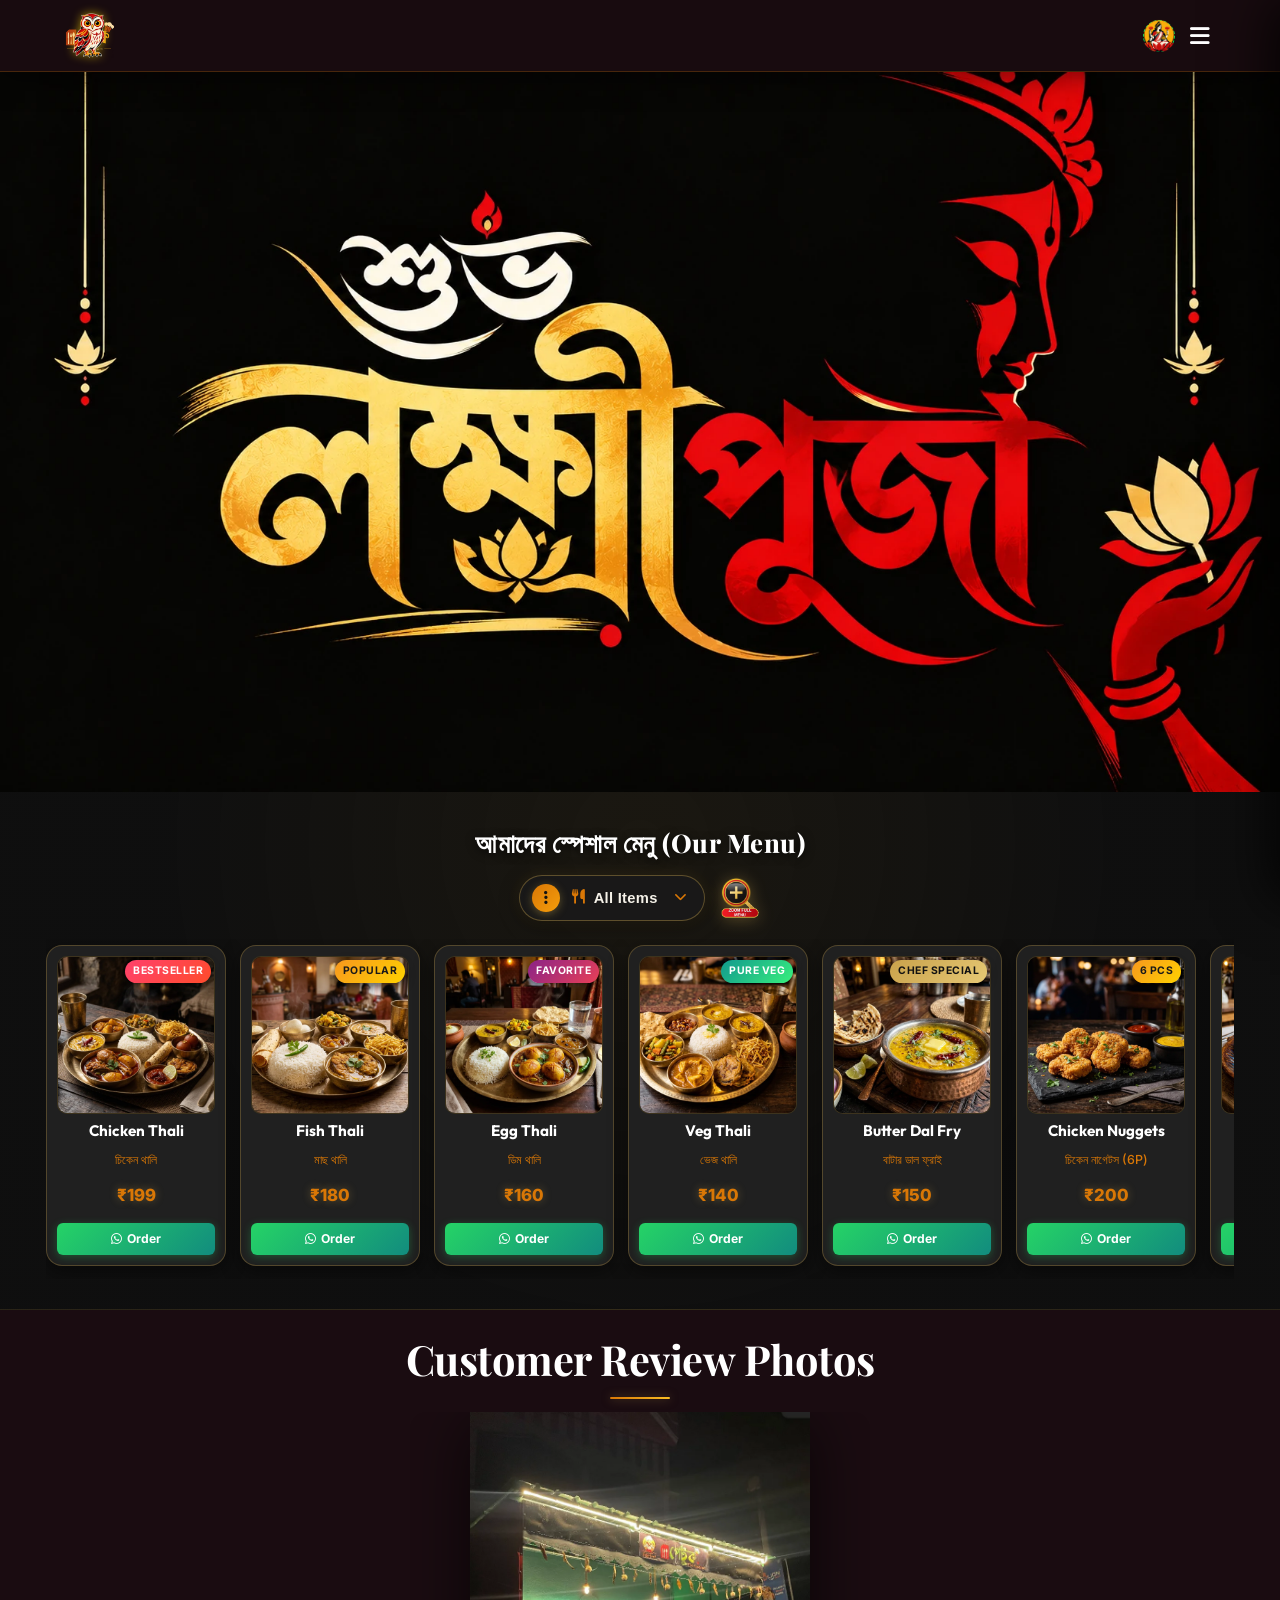
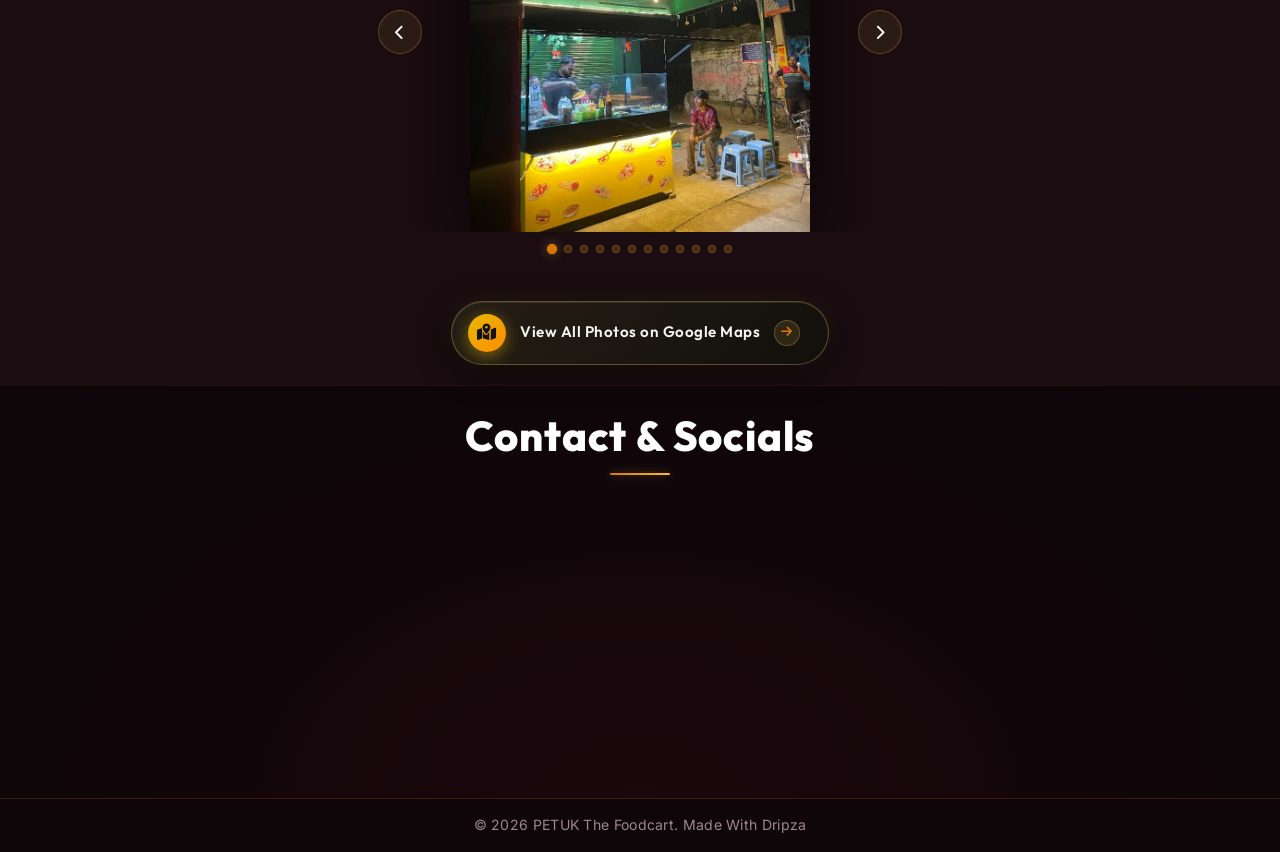
<file: index.html>
﻿<!DOCTYPE html>
<html lang="bn">
<head>
    <meta charset="UTF-8">
    <meta name="viewport" content="width=device-width, initial-scale=1.0">
    <title>PETUK The Foodcart</title>
    <link rel="icon" type="image/png" href="assets/petuk-the-foodcart-logo.webp">
    <link href="https://fonts.googleapis.com/css2?family=Playfair+Display:wght@400;600;700;800&family=Outfit:wght@300;400;600;800&family=Inter:wght@300;400;500;600&display=swap" rel="stylesheet">
    <link rel="stylesheet" href="https://cdnjs.cloudflare.com/ajax/libs/font-awesome/6.4.0/css/all.min.css">
    <link rel="stylesheet" href="styles.css?v=1.3">
</head>
<body class="no-scroll">
    <!-- Preloader Screen -->
    <div id="preloader">
        <div class="preloader-content">
            <h1 class="preloader-title">Welcome to <br><span class="highlight">PETUK The Foodcart</span></h1>
            <div class="preloader-loader">
                <div class="loader-bar"></div>
            </div>
        </div>
    </div>
    <!-- Navbar -->
    <nav class="navbar">
        <div class="logo-container">
            <img src="assets/petuk-the-foodcart-logo.webp" alt="PETUK The Foodcart Logo" class="logo-brand-img">
            <div class="logo-text-wrapper">
                <span class="animated-football-header" title="Mahalaya Special">
                    <img src="assets/lakshmi_puja_web_run_icon.webp" alt="Mahalaya Run Icon" style="object-fit: contain; filter: drop-shadow(0 0 5px rgba(255, 215, 0, 0.6));">
                </span>
                <span class="logo-text">PETUK The Foodcart</span>
            </div>
        </div>
        <span class="rath-yatra-header-text">শুভ লক্ষ্মীপূজা</span>
        <ul class="nav-links">
            <li><a href="#home">Home</a></li>
            <li><a href="#menu">Menu</a></li>
            <li><a href="#reviews">Reviews</a></li>
            <li><a href="#contact">Contact</a></li>
        </ul>
        <div class="navbar-actions">
            <!-- Rakhi Purnima Button for Poster -->
            <button class="fifa-btn" id="open-promo-modal-direct-btn" title="Show Mahalaya Special Poster">
                <div class="fifa-container">
                    <div class="fifa-magic-ring"></div>
                    <img src="assets/lakshmi_puja_web_icon.webp" alt="Mahalaya Special" class="fifa-svg" style="object-fit: contain;">
                </div>
            </button>
            
            <div class="hamburger">
                <i class="fas fa-bars"></i>
            </div>
        </div>
    </nav>

    <!-- Hero Section -->
    <section id="home" class="hero">
        <div class="hero-bg banner-box">
            <img src="assets/lakshmi_puja_greeting_banner.webp" alt="Durga Puja Festival Banner" class="active">
            <img src="assets/hero-banner-1.webp" alt="PETUK The Foodcart Banner 1">
            <img src="assets/hero-banner-2.webp" alt="PETUK The Foodcart Banner 2">
            <img src="assets/hero-banner-3.webp" alt="PETUK The Foodcart Banner 3">
            <img src="assets/hero-banner-4.webp" alt="PETUK The Foodcart Banner 4">
            <img src="assets/hero-banner-5.webp" alt="PETUK The Foodcart Banner 5">
            <img src="assets/hero-banner-6.webp" alt="PETUK The Foodcart Banner 6">
            <img src="assets/hero-banner-7.webp" alt="PETUK The Foodcart Banner 7">
            <div class="overlay"></div>
        </div>
        <!-- Click/Hover Zones for Banner Control -->
        <div class="hero-nav-zone left-zone" title="Previous Image"></div>
        <div class="hero-nav-zone right-zone" title="Next Image"></div>
    </section>

                <!-- Digital Restaurant Menu Section -->
    <section id="menu" class="main-menu-section">
        <div class="menu-header-wrapper">
            <div class="menu-eyebrow-container">
                <span class="menu-eyebrow">আমাদের স্পেশাল মেনু (Our Menu)</span>
            </div>
        </div>

        <!-- Menu Category Filter Tabs -->
                <!-- Menu Category Filter Dropdown (Three-Dot Filter Menu) -->
        <!-- Menu Filter and Zoom Controls Row -->
        <div class="menu-filter-controls-row">
            <div class="menu-filter-dropdown-wrapper" id="main-menu-filter-dropdown-wrapper">
            <button type="button" class="menu-filter-dots-btn" id="main-menu-filter-dots-btn" aria-expanded="false" aria-haspopup="true" title="Filter Menu">
                <span class="three-dots-icon-box">
                    <i class="fas fa-ellipsis-v"></i>
                </span>
                <span class="current-filter-label" id="main-current-filter-label">
                    <i class="fas fa-utensils"></i>
                    <span>All Items</span>
                </span>
                <i class="fas fa-chevron-down filter-dropdown-arrow"></i>
            </button>

            <!-- Dropdown List of Category Filter Options -->
            <div class="menu-filter-dropdown-menu" id="main-menu-filter-dropdown-menu">
                <div class="menu-filter-dropdown-header">
                    <span><i class="fas fa-filter"></i> Filter Category</span>
                </div>
                <div class="menu-filter-dropdown-list">
                    <button type="button" class="menu-tab-btn active" data-category="all">
                        <span class="tab-btn-content">
                            <i class="fas fa-utensils tab-icon"></i>
                            <span class="tab-title">All Items</span>
                        </span>
                        <i class="fas fa-check active-indicator-icon"></i>
                    </button>
                    <button type="button" class="menu-tab-btn" data-category="thali">
                        <span class="tab-btn-content">
                            <i class="fas fa-bowl-rice tab-icon"></i>
                            <span class="tab-title">Bengali Thali</span>
                        </span>
                        <i class="fas fa-check active-indicator-icon"></i>
                    </button>
                    <button type="button" class="menu-tab-btn" data-category="snacks">
                        <span class="tab-btn-content">
                            <i class="fas fa-burger tab-icon"></i>
                            <span class="tab-title">Breakfast & Snacks</span>
                        </span>
                        <i class="fas fa-check active-indicator-icon"></i>
                    </button>
                    <button type="button" class="menu-tab-btn" data-category="beverages">
                        <span class="tab-btn-content">
                            <i class="fas fa-mug-hot tab-icon"></i>
                            <span class="tab-title">Tea & Coffee</span>
                        </span>
                        <i class="fas fa-check active-indicator-icon"></i>
                    </button>
                    <button type="button" class="menu-tab-btn" data-category="extras">
                        <span class="tab-btn-content">
                            <i class="fas fa-plate-wheat tab-icon"></i>
                            <span class="tab-title">Sides & Extras</span>
                        </span>
                        <i class="fas fa-check active-indicator-icon"></i>
                    </button>
                </div>
            </div>
        </div>

            <!-- Zoom Full Menu Button on Right Side of Filter -->
            <button type="button" class="menu-zoom-img-btn" id="open-full-menu-modal-btn" title="Open Complete Menu Card (সম্পূর্ণ মেনু)">
                    <img src="assets/zoom_full_menu_icon.webp" alt="Zoom Full Menu" class="zoom-full-menu-img">
                </button>
        </div>
        

        <!-- Menu Cards Horizontal Side-Scroll Wrapper -->
        <div class="main-menu-scroll-wrapper">
            <div class="main-menu-scroll-track" id="main-restaurant-menu-scroll">
                
                <!-- 1. Chicken Thali -->
                <div class="food-menu-card" data-category="thali">
                    <div class="food-card-badge bestseller">Bestseller</div>
                    <div class="food-card-img-box">
                        <img src="assets/menu_chicken_thali.webp" alt="Chicken Thali" loading="lazy">
                    </div>
                    <div class="food-card-body">
                        <h3 class="food-title">Chicken Thali</h3>
                        <span class="bengali-title">চিকেন থালি</span>
                        <span class="food-price">₹199</span>
                        <a href="https://wa.me/919931807748?text=Hi%20PETUK%20The%20Foodcart,%20I%20want%20to%20order%20Chicken%20Thali%20(₹199)" target="_blank" class="food-order-btn">
                            <i class="fab fa-whatsapp"></i> Order
                        </a>
                    </div>
                </div>

                <!-- 2. Fish Thali -->
                <div class="food-menu-card" data-category="thali">
                    <div class="food-card-badge popular">Popular</div>
                    <div class="food-card-img-box">
                        <img src="assets/menu_fish_thali.webp" alt="Fish Thali" loading="lazy">
                    </div>
                    <div class="food-card-body">
                        <h3 class="food-title">Fish Thali</h3>
                        <span class="bengali-title">মাছ থালি</span>
                        <span class="food-price">₹180</span>
                        <a href="https://wa.me/919931807748?text=Hi%20PETUK%20The%20Foodcart,%20I%20want%20to%20order%20Fish%20Thali%20(₹180)" target="_blank" class="food-order-btn">
                            <i class="fab fa-whatsapp"></i> Order
                        </a>
                    </div>
                </div>

                <!-- 3. Egg Thali -->
                <div class="food-menu-card" data-category="thali">
                    <div class="food-card-badge special">Favorite</div>
                    <div class="food-card-img-box">
                        <img src="assets/menu_egg_thali.webp" alt="Egg Thali" loading="lazy">
                    </div>
                    <div class="food-card-body">
                        <h3 class="food-title">Egg Thali</h3>
                        <span class="bengali-title">ডিম থালি</span>
                        <span class="food-price">₹160</span>
                        <a href="https://wa.me/919931807748?text=Hi%20PETUK%20The%20Foodcart,%20I%20want%20to%20order%20Egg%20Thali%20(₹160)" target="_blank" class="food-order-btn">
                            <i class="fab fa-whatsapp"></i> Order
                        </a>
                    </div>
                </div>

                <!-- 4. Veg Thali -->
                <div class="food-menu-card" data-category="thali">
                    <div class="food-card-badge pure-veg">Pure Veg</div>
                    <div class="food-card-img-box">
                        <img src="assets/menu_veg_thali.webp" alt="Veg Thali" loading="lazy">
                    </div>
                    <div class="food-card-body">
                        <h3 class="food-title">Veg Thali</h3>
                        <span class="bengali-title">ভেজ থালি</span>
                        <span class="food-price">₹140</span>
                        <a href="https://wa.me/919931807748?text=Hi%20PETUK%20The%20Foodcart,%20I%20want%20to%20order%20Veg%20Thali%20(₹140)" target="_blank" class="food-order-btn">
                            <i class="fab fa-whatsapp"></i> Order
                        </a>
                    </div>
                </div>

                <!-- 5. Butter Dal Fry -->
                <div class="food-menu-card" data-category="extras">
                    <div class="food-card-badge chef">Chef Special</div>
                    <div class="food-card-img-box">
                        <img src="assets/menu_butter_dal_fry.webp" alt="Butter Dal Fry" loading="lazy">
                    </div>
                    <div class="food-card-body">
                        <h3 class="food-title">Butter Dal Fry</h3>
                        <span class="bengali-title">বাটার ডাল ফ্রাই</span>
                        <span class="food-price">₹150</span>
                        <a href="https://wa.me/919931807748?text=Hi%20PETUK%20The%20Foodcart,%20I%20want%20to%20order%20Butter%20Dal%20Fry%20(₹150)" target="_blank" class="food-order-btn">
                            <i class="fab fa-whatsapp"></i> Order
                        </a>
                    </div>
                </div>

                <!-- 6. Chicken Nuggets -->
                <div class="food-menu-card" data-category="snacks">
                    <div class="food-card-badge popular">6 Pcs</div>
                    <div class="food-card-img-box">
                        <img src="assets/menu_chicken_nuggets.webp" alt="Chicken Nuggets" loading="lazy">
                    </div>
                    <div class="food-card-body">
                        <h3 class="food-title">Chicken Nuggets</h3>
                        <span class="bengali-title">চিকেন নাগেটস (6P)</span>
                        <span class="food-price">₹200</span>
                        <a href="https://wa.me/919931807748?text=Hi%20PETUK%20The%20Foodcart,%20I%20want%20to%20order%20Chicken%20Nuggets%20(₹200)" target="_blank" class="food-order-btn">
                            <i class="fab fa-whatsapp"></i> Order
                        </a>
                    </div>
                </div>

                <!-- 7. Aloo Tikki -->
                <div class="food-menu-card" data-category="snacks">
                    <div class="food-card-badge pure-veg">Big Size</div>
                    <div class="food-card-img-box">
                        <img src="assets/menu_aloo_tikki.webp" alt="Aloo Tikki Big Size" loading="lazy">
                    </div>
                    <div class="food-card-body">
                        <h3 class="food-title">Aloo Tikki 6P</h3>
                        <span class="bengali-title">আলু টিক্কি (6P)</span>
                        <span class="food-price">₹180</span>
                        <a href="https://wa.me/919931807748?text=Hi%20PETUK%20The%20Foodcart,%20I%20want%20to%20order%20Aloo%20Tikki%20(₹180)" target="_blank" class="food-order-btn">
                            <i class="fab fa-whatsapp"></i> Order
                        </a>
                    </div>
                </div>

                <!-- 8. Egg Maggie -->
                <div class="food-menu-card" data-category="snacks">
                    <div class="food-card-badge popular">Hot</div>
                    <div class="food-card-img-box">
                        <img src="assets/menu_egg_maggie.webp" alt="Egg Maggie" loading="lazy">
                    </div>
                    <div class="food-card-body">
                        <h3 class="food-title">Egg Maggie</h3>
                        <span class="bengali-title">এগ ম্যাগি</span>
                        <span class="food-price">₹80</span>
                        <a href="https://wa.me/919931807748?text=Hi%20PETUK%20The%20Foodcart,%20I%20want%20to%20order%20Egg%20Maggie%20(₹80)" target="_blank" class="food-order-btn">
                            <i class="fab fa-whatsapp"></i> Order
                        </a>
                    </div>
                </div>

                <!-- 9. Veg Maggie -->
                <div class="food-menu-card" data-category="snacks">
                    <div class="food-card-badge pure-veg">Veg</div>
                    <div class="food-card-img-box">
                        <img src="assets/menu_egg_maggie.webp" alt="Veg Maggie" loading="lazy">
                    </div>
                    <div class="food-card-body">
                        <h3 class="food-title">Veg Maggie</h3>
                        <span class="bengali-title">ভেজ ম্যাগি</span>
                        <span class="food-price">₹60</span>
                        <a href="https://wa.me/919931807748?text=Hi%20PETUK%20The%20Foodcart,%20I%20want%20to%20order%20Veg%20Maggie%20(₹60)" target="_blank" class="food-order-btn">
                            <i class="fab fa-whatsapp"></i> Order
                        </a>
                    </div>
                </div>

                <!-- 10. Bread Omelette -->
                <div class="food-menu-card" data-category="snacks">
                    <div class="food-card-badge special">Breakfast</div>
                    <div class="food-card-img-box">
                        <img src="assets/menu6.webp" alt="Bread Omelette Jam Butter" loading="lazy">
                    </div>
                    <div class="food-card-body">
                        <h3 class="food-title">Bread Omelette</h3>
                        <span class="bengali-title">ব্রেড ওমলেট / জ্যাম</span>
                        <span class="food-price">₹60</span>
                        <a href="https://wa.me/919931807748?text=Hi%20PETUK%20The%20Foodcart,%20I%20want%20to%20order%20Bread%20Omelette%20(₹60)" target="_blank" class="food-order-btn">
                            <i class="fab fa-whatsapp"></i> Order
                        </a>
                    </div>
                </div>

                <!-- 11. Chai & Coffee -->
                <div class="food-menu-card" data-category="beverages">
                    <div class="food-card-badge special">Hot</div>
                    <div class="food-card-img-box">
                        <img src="assets/menu_tea_coffee.webp" alt="Coffee" loading="lazy">
                    </div>
                    <div class="food-card-body">
                        <h3 class="food-title">Milk / Black Coffee</h3>
                        <span class="bengali-title">কফি (Min 2 Cup)</span>
                        <span class="food-price">₹50</span>
                        <a href="https://wa.me/919931807748?text=Hi%20PETUK%20The%20Foodcart,%20I%20want%20to%20order%20Coffee" target="_blank" class="food-order-btn">
                            <i class="fab fa-whatsapp"></i> Order
                        </a>
                    </div>
                </div>

                <!-- 12. Milk / Black Tea -->
                <div class="food-menu-card" data-category="beverages">
                    <div class="food-card-badge bestseller">Chai</div>
                    <div class="food-card-img-box">
                        <img src="assets/menu_tea_coffee.webp" alt="Tea" loading="lazy">
                    </div>
                    <div class="food-card-body">
                        <h3 class="food-title">Black / Milk Tea</h3>
                        <span class="bengali-title">চা (Min 2 Cup)</span>
                        <span class="food-price">₹25</span>
                        <a href="https://wa.me/919931807748?text=Hi%20PETUK%20The%20Foodcart,%20I%20want%20to%20order%20Tea" target="_blank" class="food-order-btn">
                            <i class="fab fa-whatsapp"></i> Order
                        </a>
                    </div>
                </div>

                <!-- 13. Green Tea -->
                <div class="food-menu-card" data-category="beverages">
                    <div class="food-card-badge pure-veg">Healthy</div>
                    <div class="food-card-img-box">
                        <img src="assets/menu_tea_coffee.webp" alt="Green Tea" loading="lazy">
                    </div>
                    <div class="food-card-body">
                        <h3 class="food-title">Green Tea</h3>
                        <span class="bengali-title">গ্রিন টি (Min 2 Cup)</span>
                        <span class="food-price">₹40</span>
                        <a href="https://wa.me/919931807748?text=Hi%20PETUK%20The%20Foodcart,%20I%20want%20to%20order%20Green%20Tea" target="_blank" class="food-order-btn">
                            <i class="fab fa-whatsapp"></i> Order
                        </a>
                    </div>
                </div>

                <!-- 14. Extra Chicken 4P -->
                <div class="food-menu-card" data-category="extras">
                    <div class="food-card-badge popular">4 Pcs</div>
                    <div class="food-card-img-box">
                        <img src="assets/menu_chicken_thali.webp" alt="Extra Chicken" loading="lazy">
                    </div>
                    <div class="food-card-body">
                        <h3 class="food-title">Extra Chicken (4P)</h3>
                        <span class="bengali-title">চিকেন কারি (4P)</span>
                        <span class="food-price">₹180</span>
                        <a href="https://wa.me/919931807748?text=Hi%20PETUK%20The%20Foodcart,%20I%20want%20to%20order%20Extra%20Chicken%204P%20(₹180)" target="_blank" class="food-order-btn">
                            <i class="fab fa-whatsapp"></i> Order
                        </a>
                    </div>
                </div>

                <!-- 15. Extra Mutton 1P -->
                <div class="food-menu-card" data-category="extras">
                    <div class="food-card-badge special">Special</div>
                    <div class="food-card-img-box">
                        <img src="assets/menu3.webp" alt="Extra Mutton" loading="lazy">
                    </div>
                    <div class="food-card-body">
                        <h3 class="food-title">Extra Mutton (1P)</h3>
                        <span class="bengali-title">মটন (স্পেশাল অর্ডার)</span>
                        <span class="food-price">₹80</span>
                        <a href="https://wa.me/919931807748?text=Hi%20PETUK%20The%20Foodcart,%20I%20want%20to%20order%20Extra%20Mutton%20(₹80)" target="_blank" class="food-order-btn">
                            <i class="fab fa-whatsapp"></i> Order
                        </a>
                    </div>
                </div>

                <!-- 16. Extra Fish 1P -->
                <div class="food-menu-card" data-category="extras">
                    <div class="food-card-badge popular">1 Pc</div>
                    <div class="food-card-img-box">
                        <img src="assets/menu_fish_thali.webp" alt="Extra Fish" loading="lazy">
                    </div>
                    <div class="food-card-body">
                        <h3 class="food-title">Extra Fish (1P)</h3>
                        <span class="bengali-title">মাছ ১ পিস</span>
                        <span class="food-price">₹80</span>
                        <a href="https://wa.me/919931807748?text=Hi%20PETUK%20The%20Foodcart,%20I%20want%20to%20order%20Extra%20Fish%20(₹80)" target="_blank" class="food-order-btn">
                            <i class="fab fa-whatsapp"></i> Order
                        </a>
                    </div>
                </div>

                <!-- 17. Green Salad -->
                <div class="food-menu-card" data-category="extras">
                    <div class="food-card-badge pure-veg">Fresh</div>
                    <div class="food-card-img-box">
                        <img src="assets/menu_veg_thali.webp" alt="Green Salad" loading="lazy">
                    </div>
                    <div class="food-card-body">
                        <h3 class="food-title">Green Salad</h3>
                        <span class="bengali-title">গ্রিন স্যালাড</span>
                        <span class="food-price">₹100</span>
                        <a href="https://wa.me/919931807748?text=Hi%20PETUK%20The%20Foodcart,%20I%20want%20to%20order%20Green%20Salad%20(₹100)" target="_blank" class="food-order-btn">
                            <i class="fab fa-whatsapp"></i> Order
                        </a>
                    </div>
                </div>

                <!-- 18. Extra Egg (2P) -->
                <div class="food-menu-card" data-category="extras">
                    <div class="food-card-badge special">2 Pcs</div>
                    <div class="food-card-img-box">
                        <img src="assets/menu_egg_thali.webp" alt="Extra Egg 2P" loading="lazy">
                    </div>
                    <div class="food-card-body">
                        <h3 class="food-title">Extra Egg (2P)</h3>
                        <span class="bengali-title">ডিম (২ পিস)</span>
                        <span class="food-price">₹50</span>
                        <a href="https://wa.me/919931807748?text=Hi%20PETUK%20The%20Foodcart,%20I%20want%20to%20order%20Extra%20Egg%202P%20(₹50)" target="_blank" class="food-order-btn">
                            <i class="fab fa-whatsapp"></i> Order
                        </a>
                    </div>
                </div>

                <!-- 19. Extra Rice -->
                <div class="food-menu-card" data-category="extras">
                    <div class="food-card-badge popular">1 Plate</div>
                    <div class="food-card-img-box">
                        <img src="assets/menu_veg_thali.webp" alt="Extra Rice" loading="lazy">
                    </div>
                    <div class="food-card-body">
                        <h3 class="food-title">Extra Rice</h3>
                        <span class="bengali-title">এক্সট্রা ভাত</span>
                        <span class="food-price">₹50</span>
                        <a href="https://wa.me/919931807748?text=Hi%20PETUK%20The%20Foodcart,%20I%20want%20to%20order%20Extra%20Rice%20(₹50)" target="_blank" class="food-order-btn">
                            <i class="fab fa-whatsapp"></i> Order
                        </a>
                    </div>
                </div>

                <!-- 20. Extra Misti / Papad / Roti -->
                <div class="food-menu-card" data-category="extras">
                    <div class="food-card-badge pure-veg">Per Pc</div>
                    <div class="food-card-img-box">
                        <img src="assets/menu2.webp" alt="Extra Misti Papad Roti" loading="lazy">
                    </div>
                    <div class="food-card-body">
                        <h3 class="food-title">Extra Misti / Papad / Roti</h3>
                        <span class="bengali-title">মিষ্টি / পাঁপড় / রুটি</span>
                        <span class="food-price">₹10</span>
                        <a href="https://wa.me/919931807748?text=Hi%20PETUK%20The%20Foodcart,%20I%20want%20to%20order%20Extra%20Misti%20Papad%20Roti%20(₹10)" target="_blank" class="food-order-btn">
                            <i class="fab fa-whatsapp"></i> Order
                        </a>
                    </div>
                </div>

                <!-- 21. Extra Sabji / Dal / Vaji -->
                <div class="food-menu-card" data-category="extras">
                    <div class="food-card-badge pure-veg">Side Bowl</div>
                    <div class="food-card-img-box">
                        <img src="assets/menu_butter_dal_fry.webp" alt="Extra Sabji Dal Vaji" loading="lazy">
                    </div>
                    <div class="food-card-body">
                        <h3 class="food-title">Extra Sabji / Dal / Vaji</h3>
                        <span class="bengali-title">সবজি / ডাল / ভাজি</span>
                        <span class="food-price">₹30</span>
                        <a href="https://wa.me/919931807748?text=Hi%20PETUK%20The%20Foodcart,%20I%20want%20to%20order%20Extra%20Sabji%20Dal%20Vaji%20(₹30)" target="_blank" class="food-order-btn">
                            <i class="fab fa-whatsapp"></i> Order
                        </a>
                    </div>
                </div>

                <!-- 18. Water Bottle -->
                <div class="food-menu-card" data-category="beverages">
                    <div class="food-card-badge pure-veg">Mineral</div>
                    <div class="food-card-img-box">
                        <img src="assets/menu5.webp" alt="Water Bottle" loading="lazy">
                    </div>
                    <div class="food-card-body">
                        <h3 class="food-title">Water Bottle</h3>
                        <span class="bengali-title">জল 1L / 2L</span>
                        <span class="food-price">₹20 / ₹30</span>
                        <a href="https://wa.me/919931807748?text=Hi%20PETUK%20The%20Foodcart,%20I%20want%20to%20order%20Water%20Bottle" target="_blank" class="food-order-btn">
                            <i class="fab fa-whatsapp"></i> Order
                        </a>
                    </div>
                </div>

            </div>
        </div>
    </section>

    <!-- Reviews Section (Photo Gallery) -->
    <section id="reviews" class="reviews-section">
        <h2 class="section-title">Customer Review Photos</h2>
        <div class="reviews-slider-container">
            <div class="reviews-slider">
                <div class="review-slide active">
                    <img src="assets/review-1.webp" alt="Customer Review 1">
                </div>
                <div class="review-slide">
                    <img src="assets/review-2.webp" alt="Customer Review 2">
                </div>
                <div class="review-slide">
                    <img src="assets/review-3.webp" alt="Customer Review 3">
                </div>
                <div class="review-slide">
                    <img src="assets/review-4.webp" alt="Customer Review 4">
                </div>
                <div class="review-slide">
                    <img src="assets/review-5.webp" alt="Customer Review 5">
                </div>
                <div class="review-slide">
                    <img src="assets/review-6.webp" alt="Customer Review 6">
                </div>
                <div class="review-slide">
                    <img src="assets/review-7.webp" alt="Customer Review 7">
                </div>
                <div class="review-slide">
                    <img src="assets/review-8.webp" alt="Customer Review 8">
                </div>
                <div class="review-slide">
                    <img src="assets/review-9.webp" alt="Customer Review 9">
                </div>
                <div class="review-slide">
                    <img src="assets/review-10.webp" alt="Customer Review 10">
                </div>
                <div class="review-slide">
                    <img src="assets/review-11.webp" alt="Customer Review 11">
                </div>
                <div class="review-slide">
                    <img src="assets/review-12.webp" alt="Customer Review 12">
                </div>
            </div>
            
            <!-- Slider Controls -->
            <button class="slider-btn prev-btn"><i class="fas fa-chevron-left"></i></button>
            <button class="slider-btn next-btn"><i class="fas fa-chevron-right"></i></button>
            
            <!-- Slider Dots -->
            <div class="slider-dots">
                <span class="dot active" data-index="0"></span>
                <span class="dot" data-index="1"></span>
                <span class="dot" data-index="2"></span>
                <span class="dot" data-index="3"></span>
                <span class="dot" data-index="4"></span>
                <span class="dot" data-index="5"></span>
                <span class="dot" data-index="6"></span>
                <span class="dot" data-index="7"></span>
                <span class="dot" data-index="8"></span>
                <span class="dot" data-index="9"></span>
                <span class="dot" data-index="10"></span>
                <span class="dot" data-index="11"></span>
            </div>
        </div>
        <div style="text-align: center; margin-top: 3rem;">
            <div class="reviews-cta-wrapper">
            <a href="https://maps.app.goo.gl/M8Ui8eD9JHvxUBZbA" target="_blank" class="modern-maps-btn" title="Open Google Maps Gallery">
                <span class="maps-icon-badge"><i class="fas fa-map-marked-alt"></i></span>
                <span class="maps-btn-text">View All Photos on Google Maps</span>
                <span class="maps-arrow-circle"><i class="fas fa-arrow-right"></i></span>
            </a>
        </div>
        </div>
    </section>

    <!-- Contact & Footer -->
    <section id="contact" class="contact-section">
        <h2 class="section-title">Contact & Socials</h2>
        <div class="contact-container glassmorphism">
            <div class="contact-info">
                <h2>Visit Us</h2>
                <div class="info-item">
                    <a href="https://maps.app.goo.gl/gexYS4kFQHQG5ptn6" target="_blank" style="color: inherit; text-decoration: none; display: flex; align-items: center; gap: 15px;">
                        <i class="fas fa-map-marker-alt"></i>
                        <p>SH-6, Kanchantala Rd, Samudragarh, West Bengal 713519</p>
                    </a>
                </div>
                <div class="info-item">
                    <a href="tel:+919931807748" style="color: inherit; text-decoration: none; display: flex; align-items: center; gap: 15px;">
                        <i class="fas fa-phone-alt"></i>
                        <p>+91 9931807748</p>
                    </a>
                </div>
                <div class="info-item">
                    <a href="mailto:hello@petukthefoodcart.com" style="color: inherit; text-decoration: none; display: flex; align-items: center; gap: 15px;">
                        <i class="fas fa-envelope"></i>
                        <p>hello@petukthefoodcart.com</p>
                    </a>
                </div>
            </div>
            <div class="social-links">
                <h2>Follow Us</h2>
                <div class="social-icons">
                    <a href="#" class="social-icon"><i class="fab fa-instagram"></i></a>
                    <a href="#" class="social-icon"><i class="fab fa-facebook-f"></i></a>
                    <a href="#" class="social-icon"><i class="fab fa-youtube"></i></a>
                    <a href="https://wa.me/919931807748" target="_blank" class="social-icon" title="WhatsApp"><i class="fab fa-whatsapp"></i></a>
                    <a href="https://maps.app.goo.gl/gexYS4kFQHQG5ptn6" target="_blank" class="social-icon" title="Location"><i class="fas fa-map-marker-alt"></i></a>
                </div>
            </div>
        </div>
    </section>

    <footer>
        <p>&copy; 2026 PETUK The Foodcart. Made With Dripza</p>
    </footer>



    <!-- Full Menu Interactive Modal -->
    <div class="full-menu-modal" id="full-menu-modal" aria-hidden="true">
        <div class="full-menu-modal-overlay" id="full-menu-modal-overlay"></div>
        <div class="full-menu-modal-container">
            <!-- Modal Sticky Top Header Container (Header + Hero Title + Search + Category Tabs) -->
            <div class="full-menu-modal-top-section">
                <!-- Modal Header -->
                <div class="full-menu-modal-header">
                    <div class="full-menu-modal-header-left">
                        <button class="menu-modal-close-btn" id="close-full-menu-modal-btn" aria-label="Close Full Menu">
                            <i class="fas fa-arrow-left"></i> <span>Back</span>
                        </button>
                        <div class="full-menu-modal-title">
                            PETUK The Foodcart
                        </div>
                    </div>
                    <div class="full-menu-modal-header-right">
                        <a href="#modal-order-timings" class="menu-modal-timing-btn" id="modal-timing-btn" title="Order Timings">
                            <i class="fas fa-clock"></i> <span>Timings</span>
                        </a>
                        <a href="tel:919931807748" class="menu-modal-call-btn">
                            <i class="fas fa-phone-alt"></i> <span>919931807748</span>
                        </a>
                        <button class="menu-modal-close-icon-btn" id="close-full-menu-icon-btn" aria-label="Close">
                            <i class="fas fa-times"></i>
                        </button>
                    </div>
                </div>

                <!-- Modal Hero Header -->
                <div class="full-menu-hero">
                    <h1>Complete Menu Card <span class="bengali-heading">আমাদের সম্পূর্ণ ডিজিটাল মেনু</span></h1>
                </div>

                <!-- Search Bar & Category Filter Tabs -->
                <div class="menu-control-bar">
                    

                    <!-- Modal Category Filter Dropdown (Three-Dot Filter Menu) -->
                    <div class="menu-filter-dropdown-wrapper" id="modal-menu-filter-dropdown-wrapper">
            <button type="button" class="menu-filter-dots-btn" id="modal-menu-filter-dots-btn" aria-expanded="false" aria-haspopup="true" title="Filter Menu">
                <span class="three-dots-icon-box">
                    <i class="fas fa-ellipsis-v"></i>
                </span>
                <span class="current-filter-label" id="modal-current-filter-label">
                    <i class="fas fa-utensils"></i>
                    <span>All Items</span>
                </span>
                <i class="fas fa-chevron-down filter-dropdown-arrow"></i>
            </button>

            <!-- Dropdown List of Category Filter Options -->
            <div class="menu-filter-dropdown-menu" id="modal-menu-filter-dropdown-menu">
                <div class="menu-filter-dropdown-header">
                    <span><i class="fas fa-filter"></i> Filter Category</span>
                </div>
                <div class="menu-filter-dropdown-list">
                    <button type="button" class="menu-tab-btn active" data-category="all">
                        <span class="tab-btn-content">
                            <i class="fas fa-utensils tab-icon"></i>
                            <span class="tab-title">All Items</span>
                        </span>
                        <i class="fas fa-check active-indicator-icon"></i>
                    </button>
                    <button type="button" class="menu-tab-btn" data-category="thali">
                        <span class="tab-btn-content">
                            <i class="fas fa-bowl-rice tab-icon"></i>
                            <span class="tab-title">Bengali Thali</span>
                        </span>
                        <i class="fas fa-check active-indicator-icon"></i>
                    </button>
                    <button type="button" class="menu-tab-btn" data-category="snacks">
                        <span class="tab-btn-content">
                            <i class="fas fa-burger tab-icon"></i>
                            <span class="tab-title">Breakfast & Snacks</span>
                        </span>
                        <i class="fas fa-check active-indicator-icon"></i>
                    </button>
                    <button type="button" class="menu-tab-btn" data-category="beverages">
                        <span class="tab-btn-content">
                            <i class="fas fa-mug-hot tab-icon"></i>
                            <span class="tab-title">Tea & Coffee</span>
                        </span>
                        <i class="fas fa-check active-indicator-icon"></i>
                    </button>
                    <button type="button" class="menu-tab-btn" data-category="extras">
                        <span class="tab-btn-content">
                            <i class="fas fa-plate-wheat tab-icon"></i>
                            <span class="tab-title">Sides & Extras</span>
                        </span>
                        <i class="fas fa-check active-indicator-icon"></i>
                    </button>
                </div>
            </div>
                </div>

                    <div class="search-box-wrapper">
                        <i class="fas fa-search"></i>
                        <input type="text" id="modal-menu-search-input" placeholder="খাবারের নাম লিখে খুঁজুন (Search dishes...)" autocomplete="off" enterkeyhint="search">
                        <button type="button" id="modal-menu-search-clear" class="search-clear-btn" aria-label="Clear search" title="à¦®à§à¦›à§‡ à¦«à§‡à¦²à§à¦¨ (Clear)">
                            <i class="fas fa-times"></i>
                        </button>
                    </div>
            </div>
            </div>

            <div class="full-menu-modal-body">
                <!-- Complete Menu Card Grid -->
                <div class="compact-menu-grid-container">
                    <div class="compact-grid" id="modal-full-menu-grid">

                        <!-- 1. Chicken Thali -->
                        <div class="food-menu-card" data-category="thali" data-keywords="chicken thali murgi murgir mangsho rice dal sabji thali">
                            <div class="food-card-badge bestseller">Bestseller</div>
                            <div class="food-card-img-box">
                                <img src="assets/menu_chicken_thali.webp" alt="Chicken Thali" loading="lazy">
                            </div>
                            <div class="food-card-body">
                                <h3 class="food-title">Chicken Thali</h3>
                                <span class="bengali-title">চিকেন থালি</span>
                                <span class="food-price">₹199</span>
                                <a href="https://wa.me/919931807748?text=Hi%20PETUK%20The%20Foodcart,%20I%20want%20to%20order%20Chicken%20Thali%20(₹199)" target="_blank" class="food-order-btn">
                                    <i class="fab fa-whatsapp"></i> Order
                                </a>
                            </div>
                        </div>

                        <!-- 2. Fish Thali -->
                        <div class="food-menu-card" data-category="thali" data-keywords="fish thali macher thali mach jhol rui katla rice dal thali">
                            <div class="food-card-badge popular">Popular</div>
                            <div class="food-card-img-box">
                                <img src="assets/menu_fish_thali.webp" alt="Fish Thali" loading="lazy">
                            </div>
                            <div class="food-card-body">
                                <h3 class="food-title">Fish Thali</h3>
                                <span class="bengali-title">মাছ থালি</span>
                                <span class="food-price">₹180</span>
                                <a href="https://wa.me/919931807748?text=Hi%20PETUK%20The%20Foodcart,%20I%20want%20to%20order%20Fish%20Thali%20(₹180)" target="_blank" class="food-order-btn">
                                    <i class="fab fa-whatsapp"></i> Order
                                </a>
                            </div>
                        </div>

                        <!-- 3. Egg Thali -->
                        <div class="food-menu-card" data-category="thali" data-keywords="egg thali dimer thali dim kosha rice dal thali">
                            <div class="food-card-badge special">Favorite</div>
                            <div class="food-card-img-box">
                                <img src="assets/menu_egg_thali.webp" alt="Egg Thali" loading="lazy">
                            </div>
                            <div class="food-card-body">
                                <h3 class="food-title">Egg Thali</h3>
                                <span class="bengali-title">ডিম থালি</span>
                                <span class="food-price">₹160</span>
                                <a href="https://wa.me/919931807748?text=Hi%20PETUK%20The%20Foodcart,%20I%20want%20to%20order%20Egg%20Thali%20(₹160)" target="_blank" class="food-order-btn">
                                    <i class="fab fa-whatsapp"></i> Order
                                </a>
                            </div>
                        </div>

                        <!-- 4. Veg Thali -->
                        <div class="food-menu-card" data-category="thali" data-keywords="veg thali niramish thali paneer dal sabji rice mishti doi">
                            <div class="food-card-badge pure-veg">Pure Veg</div>
                            <div class="food-card-img-box">
                                <img src="assets/menu_veg_thali.webp" alt="Veg Thali" loading="lazy">
                            </div>
                            <div class="food-card-body">
                                <h3 class="food-title">Veg Thali</h3>
                                <span class="bengali-title">ভেজ থালি</span>
                                <span class="food-price">₹140</span>
                                <a href="https://wa.me/919931807748?text=Hi%20PETUK%20The%20Foodcart,%20I%20want%20to%20order%20Veg%20Thali%20(₹140)" target="_blank" class="food-order-btn">
                                    <i class="fab fa-whatsapp"></i> Order
                                </a>
                            </div>
                        </div>

                        <!-- 5. Butter Dal Fry -->
                        <div class="food-menu-card" data-category="extras" data-keywords="butter dal fry yellow dal tadka veg">
                            <div class="food-card-badge chef">Chef Special</div>
                            <div class="food-card-img-box">
                                <img src="assets/menu_butter_dal_fry.webp" alt="Butter Dal Fry" loading="lazy">
                            </div>
                            <div class="food-card-body">
                                <h3 class="food-title">Butter Dal Fry</h3>
                                <span class="bengali-title">বাটার ডাল ফ্রাই</span>
                                <span class="food-price">₹150</span>
                                <a href="https://wa.me/919931807748?text=Hi%20PETUK%20The%20Foodcart,%20I%20want%20to%20order%20Butter%20Dal%20Fry%20(₹150)" target="_blank" class="food-order-btn">
                                    <i class="fab fa-whatsapp"></i> Order
                                </a>
                            </div>
                        </div>

                        <!-- 6. Chicken Nuggets (6P) -->
                        <div class="food-menu-card" data-category="snacks" data-keywords="chicken nuggets 6p fried snacks non-veg">
                            <div class="food-card-badge popular">6 Pcs</div>
                            <div class="food-card-img-box">
                                <img src="assets/menu_chicken_nuggets.webp" alt="Chicken Nuggets" loading="lazy">
                            </div>
                            <div class="food-card-body">
                                <h3 class="food-title">Chicken Nuggets</h3>
                                <span class="bengali-title">চিকেন নাগেটস (6P)</span>
                                <span class="food-price">₹200</span>
                                <a href="https://wa.me/919931807748?text=Hi%20PETUK%20The%20Foodcart,%20I%20want%20to%20order%20Chicken%20Nuggets%20(₹200)" target="_blank" class="food-order-btn">
                                    <i class="fab fa-whatsapp"></i> Order
                                </a>
                            </div>
                        </div>

                        <!-- 7. Aloo Tikki Big Size (6P) -->
                        <div class="food-menu-card" data-category="snacks" data-keywords="aloo tikki potato cutlet snacks big size veg">
                            <div class="food-card-badge pure-veg">Big Size</div>
                            <div class="food-card-img-box">
                                <img src="assets/menu_aloo_tikki.webp" alt="Aloo Tikki Big Size" loading="lazy">
                            </div>
                            <div class="food-card-body">
                                <h3 class="food-title">Aloo Tikki 6P</h3>
                                <span class="bengali-title">আলু টিক্কি (6P)</span>
                                <span class="food-price">₹180</span>
                                <a href="https://wa.me/919931807748?text=Hi%20PETUK%20The%20Foodcart,%20I%20want%20to%20order%20Aloo%20Tikki%20(₹180)" target="_blank" class="food-order-btn">
                                    <i class="fab fa-whatsapp"></i> Order
                                </a>
                            </div>
                        </div>

                        <!-- 8. Egg Maggie -->
                        <div class="food-menu-card" data-category="snacks" data-keywords="egg maggie noodles masala snacks">
                            <div class="food-card-badge popular">Hot</div>
                            <div class="food-card-img-box">
                                <img src="assets/menu_egg_maggie.webp" alt="Egg Maggie" loading="lazy">
                            </div>
                            <div class="food-card-body">
                                <h3 class="food-title">Egg Maggie</h3>
                                <span class="bengali-title">এগ ম্যাগি</span>
                                <span class="food-price">₹80</span>
                                <a href="https://wa.me/919931807748?text=Hi%20PETUK%20The%20Foodcart,%20I%20want%20to%20order%20Egg%20Maggie%20(₹80)" target="_blank" class="food-order-btn">
                                    <i class="fab fa-whatsapp"></i> Order
                                </a>
                            </div>
                        </div>

                        <!-- 9. Veg Maggie -->
                        <div class="food-menu-card" data-category="snacks" data-keywords="veg maggie masala noodles snacks vegetarian">
                            <div class="food-card-badge pure-veg">Veg</div>
                            <div class="food-card-img-box">
                                <img src="assets/menu_egg_maggie.webp" alt="Veg Maggie" loading="lazy">
                            </div>
                            <div class="food-card-body">
                                <h3 class="food-title">Veg Maggie</h3>
                                <span class="bengali-title">ভেজ ম্যাগি</span>
                                <span class="food-price">₹60</span>
                                <a href="https://wa.me/919931807748?text=Hi%20PETUK%20The%20Foodcart,%20I%20want%20to%20order%20Veg%20Maggie%20(₹60)" target="_blank" class="food-order-btn">
                                    <i class="fab fa-whatsapp"></i> Order
                                </a>
                            </div>
                        </div>

                        <!-- 10. Bread Omelette / Jam / Butter -->
                        <div class="food-menu-card" data-category="snacks" data-keywords="bread omelette jam butter breakfast toast egg">
                            <div class="food-card-badge special">Breakfast</div>
                            <div class="food-card-img-box">
                                <img src="assets/menu6.webp" alt="Bread Omelette Jam Butter" loading="lazy">
                            </div>
                            <div class="food-card-body">
                                <h3 class="food-title">Bread Omelette</h3>
                                <span class="bengali-title">ব্রেড ওমলেট / জ্যাম</span>
                                <span class="food-price">₹60</span>
                                <a href="https://wa.me/919931807748?text=Hi%20PETUK%20The%20Foodcart,%20I%20want%20to%20order%20Bread%20Omelette%20(₹60)" target="_blank" class="food-order-btn">
                                    <i class="fab fa-whatsapp"></i> Order
                                </a>
                            </div>
                        </div>

                        <!-- 11. Milk / Black Coffee -->
                        <div class="food-menu-card" data-category="beverages" data-keywords="coffee milk coffee black coffee hot drink beverages espresso">
                            <div class="food-card-badge special">Hot</div>
                            <div class="food-card-img-box">
                                <img src="assets/menu_tea_coffee.webp" alt="Milk and Black Coffee" loading="lazy">
                            </div>
                            <div class="food-card-body">
                                <h3 class="food-title">Milk / Black Coffee</h3>
                                <span class="bengali-title">কফি (Min 2 Cup)</span>
                                <span class="food-price">₹50</span>
                                <a href="https://wa.me/919931807748?text=Hi%20PETUK%20The%20Foodcart,%20I%20want%20to%20order%20Coffee" target="_blank" class="food-order-btn">
                                    <i class="fab fa-whatsapp"></i> Order
                                </a>
                            </div>
                        </div>

                        <!-- 12. Black / Milk Tea -->
                        <div class="food-menu-card" data-category="beverages" data-keywords="tea chai milk tea black tea masala chai beverage">
                            <div class="food-card-badge bestseller">Chai</div>
                            <div class="food-card-img-box">
                                <img src="assets/menu_tea_coffee.webp" alt="Black and Milk Tea" loading="lazy">
                            </div>
                            <div class="food-card-body">
                                <h3 class="food-title">Black / Milk Tea</h3>
                                <span class="bengali-title">চা (Min 2 Cup)</span>
                                <span class="food-price">₹25</span>
                                <a href="https://wa.me/919931807748?text=Hi%20PETUK%20The%20Foodcart,%20I%20want%20to%20order%20Tea" target="_blank" class="food-order-btn">
                                    <i class="fab fa-whatsapp"></i> Order
                                </a>
                            </div>
                        </div>

                        <!-- 13. Green Tea -->
                        <div class="food-menu-card" data-category="beverages" data-keywords="green tea healthy detox hot beverage">
                            <div class="food-card-badge pure-veg">Healthy</div>
                            <div class="food-card-img-box">
                                <img src="assets/menu_tea_coffee.webp" alt="Green Tea" loading="lazy">
                            </div>
                            <div class="food-card-body">
                                <h3 class="food-title">Green Tea</h3>
                                <span class="bengali-title">গ্রিন টি (Min 2 Cup)</span>
                                <span class="food-price">₹40</span>
                                <a href="https://wa.me/919931807748?text=Hi%20PETUK%20The%20Foodcart,%20I%20want%20to%20order%20Green%20Tea" target="_blank" class="food-order-btn">
                                    <i class="fab fa-whatsapp"></i> Order
                                </a>
                            </div>
                        </div>

                        <!-- 14. Extra Chicken (4P) -->
                        <div class="food-menu-card" data-category="extras" data-keywords="extra chicken 4p murgir mangsho chicken curry side non-veg">
                            <div class="food-card-badge popular">4 Pcs</div>
                            <div class="food-card-img-box">
                                <img src="assets/menu_chicken_thali.webp" alt="Extra Chicken 4P" loading="lazy">
                            </div>
                            <div class="food-card-body">
                                <h3 class="food-title">Extra Chicken (4P)</h3>
                                <span class="bengali-title">চিকেন কারি (4P)</span>
                                <span class="food-price">₹180</span>
                                <a href="https://wa.me/919931807748?text=Hi%20PETUK%20The%20Foodcart,%20I%20want%20to%20order%20Extra%20Chicken%204P%20(₹180)" target="_blank" class="food-order-btn">
                                    <i class="fab fa-whatsapp"></i> Order
                                </a>
                            </div>
                        </div>

                        <!-- 15. Extra Mutton (1P - Special Order) -->
                        <div class="food-menu-card" data-category="extras" data-keywords="extra mutton 1p khasi mangsho mutton kosha special non-veg">
                            <div class="food-card-badge special">Special</div>
                            <div class="food-card-img-box">
                                <img src="assets/menu3.webp" alt="Extra Mutton 1P" loading="lazy">
                            </div>
                            <div class="food-card-body">
                                <h3 class="food-title">Extra Mutton (1P)</h3>
                                <span class="bengali-title">মটন (স্পেশাল অর্ডার)</span>
                                <span class="food-price">₹80</span>
                                <a href="https://wa.me/919931807748?text=Hi%20PETUK%20The%20Foodcart,%20I%20want%20to%20order%20Extra%20Mutton%20(₹80)" target="_blank" class="food-order-btn">
                                    <i class="fab fa-whatsapp"></i> Order
                                </a>
                            </div>
                        </div>

                        <!-- 16. Extra Fish (1P) -->
                        <div class="food-menu-card" data-category="extras" data-keywords="extra fish 1p macher jhol rui katla side non-veg">
                            <div class="food-card-badge popular">1 Pc</div>
                            <div class="food-card-img-box">
                                <img src="assets/menu_fish_thali.webp" alt="Extra Fish 1P" loading="lazy">
                            </div>
                            <div class="food-card-body">
                                <h3 class="food-title">Extra Fish (1P)</h3>
                                <span class="bengali-title">মাছ ১ পিস</span>
                                <span class="food-price">₹80</span>
                                <a href="https://wa.me/919931807748?text=Hi%20PETUK%20The%20Foodcart,%20I%20want%20to%20order%20Extra%20Fish%20(₹80)" target="_blank" class="food-order-btn">
                                    <i class="fab fa-whatsapp"></i> Order
                                </a>
                            </div>
                        </div>

                        <!-- 17. Green Salad -->
                        <div class="food-menu-card" data-category="extras" data-keywords="green salad cucumber tomato onion lemon salad veg">
                            <div class="food-card-badge pure-veg">Fresh</div>
                            <div class="food-card-img-box">
                                <img src="assets/menu_veg_thali.webp" alt="Green Salad" loading="lazy">
                            </div>
                            <div class="food-card-body">
                                <h3 class="food-title">Green Salad</h3>
                                <span class="bengali-title">গ্রিন স্যালাড</span>
                                <span class="food-price">₹100</span>
                                <a href="https://wa.me/919931807748?text=Hi%20PETUK%20The%20Foodcart,%20I%20want%20to%20order%20Green%20Salad%20(₹100)" target="_blank" class="food-order-btn">
                                    <i class="fab fa-whatsapp"></i> Order
                                </a>
                            </div>
                        </div>

                        <!-- 18. Extra Egg (2P) -->
                        <div class="food-menu-card" data-category="extras" data-keywords="extra egg 2p dim egg curry side non-veg">
                            <div class="food-card-badge special">2 Pcs</div>
                            <div class="food-card-img-box">
                                <img src="assets/menu_egg_thali.webp" alt="Extra Egg 2P" loading="lazy">
                            </div>
                            <div class="food-card-body">
                                <h3 class="food-title">Extra Egg (2P)</h3>
                                <span class="bengali-title">ডিম (২ পিস)</span>
                                <span class="food-price">₹50</span>
                                <a href="https://wa.me/919931807748?text=Hi%20PETUK%20The%20Foodcart,%20I%20want%20to%20order%20Extra%20Egg%202P%20(₹50)" target="_blank" class="food-order-btn">
                                    <i class="fab fa-whatsapp"></i> Order
                                </a>
                            </div>
                        </div>

                        <!-- 19. Extra Rice -->
                        <div class="food-menu-card" data-category="extras" data-keywords="extra rice bhat rice portion veg side">
                            <div class="food-card-badge popular">1 Plate</div>
                            <div class="food-card-img-box">
                                <img src="assets/menu_veg_thali.webp" alt="Extra Rice" loading="lazy">
                            </div>
                            <div class="food-card-body">
                                <h3 class="food-title">Extra Rice</h3>
                                <span class="bengali-title">এক্সট্রা ভাত</span>
                                <span class="food-price">₹50</span>
                                <a href="https://wa.me/919931807748?text=Hi%20PETUK%20The%20Foodcart,%20I%20want%20to%20order%20Extra%20Rice%20(₹50)" target="_blank" class="food-order-btn">
                                    <i class="fab fa-whatsapp"></i> Order
                                </a>
                            </div>
                        </div>

                        <!-- 20. Extra Misti / Papad / Roti -->
                        <div class="food-menu-card" data-category="extras" data-keywords="extra misti papad roti sweet flatbread side">
                            <div class="food-card-badge pure-veg">Per Pc</div>
                            <div class="food-card-img-box">
                                <img src="assets/menu2.webp" alt="Extra Misti Papad Roti" loading="lazy">
                            </div>
                            <div class="food-card-body">
                                <h3 class="food-title">Extra Misti / Papad / Roti</h3>
                                <span class="bengali-title">মিষ্টি / পাঁপড় / রুটি</span>
                                <span class="food-price">₹10</span>
                                <a href="https://wa.me/919931807748?text=Hi%20PETUK%20The%20Foodcart,%20I%20want%20to%20order%20Extra%20Misti%20Papad%20Roti%20(₹10)" target="_blank" class="food-order-btn">
                                    <i class="fab fa-whatsapp"></i> Order
                                </a>
                            </div>
                        </div>

                        <!-- 21. Extra Sabji / Dal / Vaji -->
                        <div class="food-menu-card" data-category="extras" data-keywords="extra sabji dal vaji butter dal fry veg side">
                            <div class="food-card-badge pure-veg">Side Bowl</div>
                            <div class="food-card-img-box">
                                <img src="assets/menu_butter_dal_fry.webp" alt="Extra Sabji Dal Vaji" loading="lazy">
                            </div>
                            <div class="food-card-body">
                                <h3 class="food-title">Extra Sabji / Dal / Vaji</h3>
                                <span class="bengali-title">সবজি / ডাল / ভাজি</span>
                                <span class="food-price">₹30</span>
                                <a href="https://wa.me/919931807748?text=Hi%20PETUK%20The%20Foodcart,%20I%20want%20to%20order%20Extra%20Sabji%20Dal%20Vaji%20(₹30)" target="_blank" class="food-order-btn">
                                    <i class="fab fa-whatsapp"></i> Order
                                </a>
                            </div>
                        </div>

                        <!-- 22. Packaged Water Bottle (1L / 2L) -->
                        <div class="food-menu-card" data-category="beverages" data-keywords="water bottle 1l 2l mineral water drink">
                            <div class="food-card-badge pure-veg">Mineral</div>
                            <div class="food-card-img-box">
                                <img src="assets/menu5.webp" alt="Packaged Water Bottle" loading="lazy">
                            </div>
                            <div class="food-card-body">
                                <h3 class="food-title">Water Bottle</h3>
                                <span class="bengali-title">জল 1L / 2L</span>
                                <span class="food-price">₹20 / ₹30</span>
                                <a href="https://wa.me/919931807748?text=Hi%20PETUK%20The%20Foodcart,%20I%20want%20to%20order%20Water%20Bottle" target="_blank" class="food-order-btn">
                                    <i class="fab fa-whatsapp"></i> Order
                                </a>
                            </div>
                        </div>

                    </div>

                    <!-- No Results Fallback -->
                    <div id="modal-no-results-msg" style="display: none; text-align: center; padding: 40px 20px; color: #aaa;">
                        <i class="fas fa-search" style="font-size: 2.5rem; margin-bottom: 12px; display: block; color: var(--accent-gold);"></i>
                        <p>আপনার খোঁজা অনুযায়ী কোনো খাবার পাওয়া যায়নি। অন্য কিছু লিখে খুঁজুন।</p>
                    </div>
                </div>

                <!-- Order Timings Banner -->
                <div id="modal-order-timings" style="max-width: 1200px; margin: 35px auto 40px; padding: 0 15px;">
                    <div class="order-info-banner glassmorphism">
                        <div class="order-timing-card">
                            <div class="timing-icon"><i class="fas fa-clock"></i></div>
                            <div class="timing-details">
                                <h4>⏰ Order Timings (অর্ডার সময়সূচী)</h4>
                                <ul>
                                    <li><strong>☀️ Lunch:</strong> Any Time You're Hungry!</li>
                                    <li><strong>🌙 Dinner:</strong> Order 05:00 PM – 06:30 PM <span class="serve-time">(Serve: 9:30 PM – 10:00 PM)</span></li>
                                    <li><strong>🌅 Breakfast:</strong> Pre-order 09:00 PM – 10:00 PM <span class="serve-time">(Serve Next Morning: 8:30 AM)</span></li>
                                </ul>
                            </div>
                        </div>
                        
                        <div class="order-call-box">
                            <div class="call-badge">Direct Hotline</div>
                            <h3>Call or WhatsApp to Place Order</h3>
                            <a href="tel:919931807748" class="order-phone-link">
                                <i class="fas fa-phone-volume"></i> 919931807748
                            </a>
                            <div class="quick-action-btns">
                                <a href="tel:919931807748" class="direct-call-btn">
                                    <i class="fas fa-phone"></i> Call Now
                                </a>
                                <a href="https://wa.me/919931807748?text=Hello%20PETUK%20The%20Foodcart,%20I%20want%20to%20place%20an%20order!" target="_blank" class="direct-wp-btn">
                                    <i class="fab fa-whatsapp"></i> WhatsApp Order
                                </a>
                            </div>
                        </div>
                    </div>
                </div>
            </div>
        </div>
    </div>

    

    <!-- Message Panel Overlay -->
    <div class="msg-panel-overlay" id="msg-panel-overlay"></div>

    <!-- Slide-out Message Panel -->
    <div class="msg-panel" id="msg-panel">
        <button class="close-msg-panel-btn" id="close-msg-panel-btn">&times;</button>
        <div class="msg-panel-header">
            <h2>Send a Message</h2>
            <p>We'd love to hear from you! Write to us and we'll save it to our sheet.</p>
        </div>
        <form id="msg-panel-form">
            <div class="form-group">
                <label for="msg-name">Your Name</label>
                <input type="text" id="msg-name" required placeholder="Enter your full name">
            </div>
            <div class="form-group">
                <label for="msg-email">Email or Phone</label>
                <input type="text" id="msg-email" required placeholder="Enter email or phone number">
            </div>
            <div class="form-group">
                <label for="msg-content">Message</label>
                <textarea id="msg-content" rows="5" required placeholder="Type your message here..."></textarea>
            </div>
            <button type="submit" class="submit-msg-btn" id="submit-msg-btn">
                <span>Send Message</span> <i class="fas fa-paper-plane"></i>
            </button>
        </form>
        <div class="msg-status-container" id="msg-status-container"></div>
    </div>



    <!-- Promo Poster Modal -->
    <div class="promo-modal" id="promo-modal">
        <div class="promo-modal-overlay"></div>
        <div class="promo-modal-content">
            <button class="promo-modal-close" id="close-promo-modal-btn" aria-label="Close Promo Modal"><i class="fas fa-times"></i></button>
            <img src="assets/promo_poster.webp" alt="Rakhi Purnima Celebration" class="promo-poster-img">
        </div>
    </div>

    <script src="script.js?v=1.4"></script>
</body>
</html>
</file>
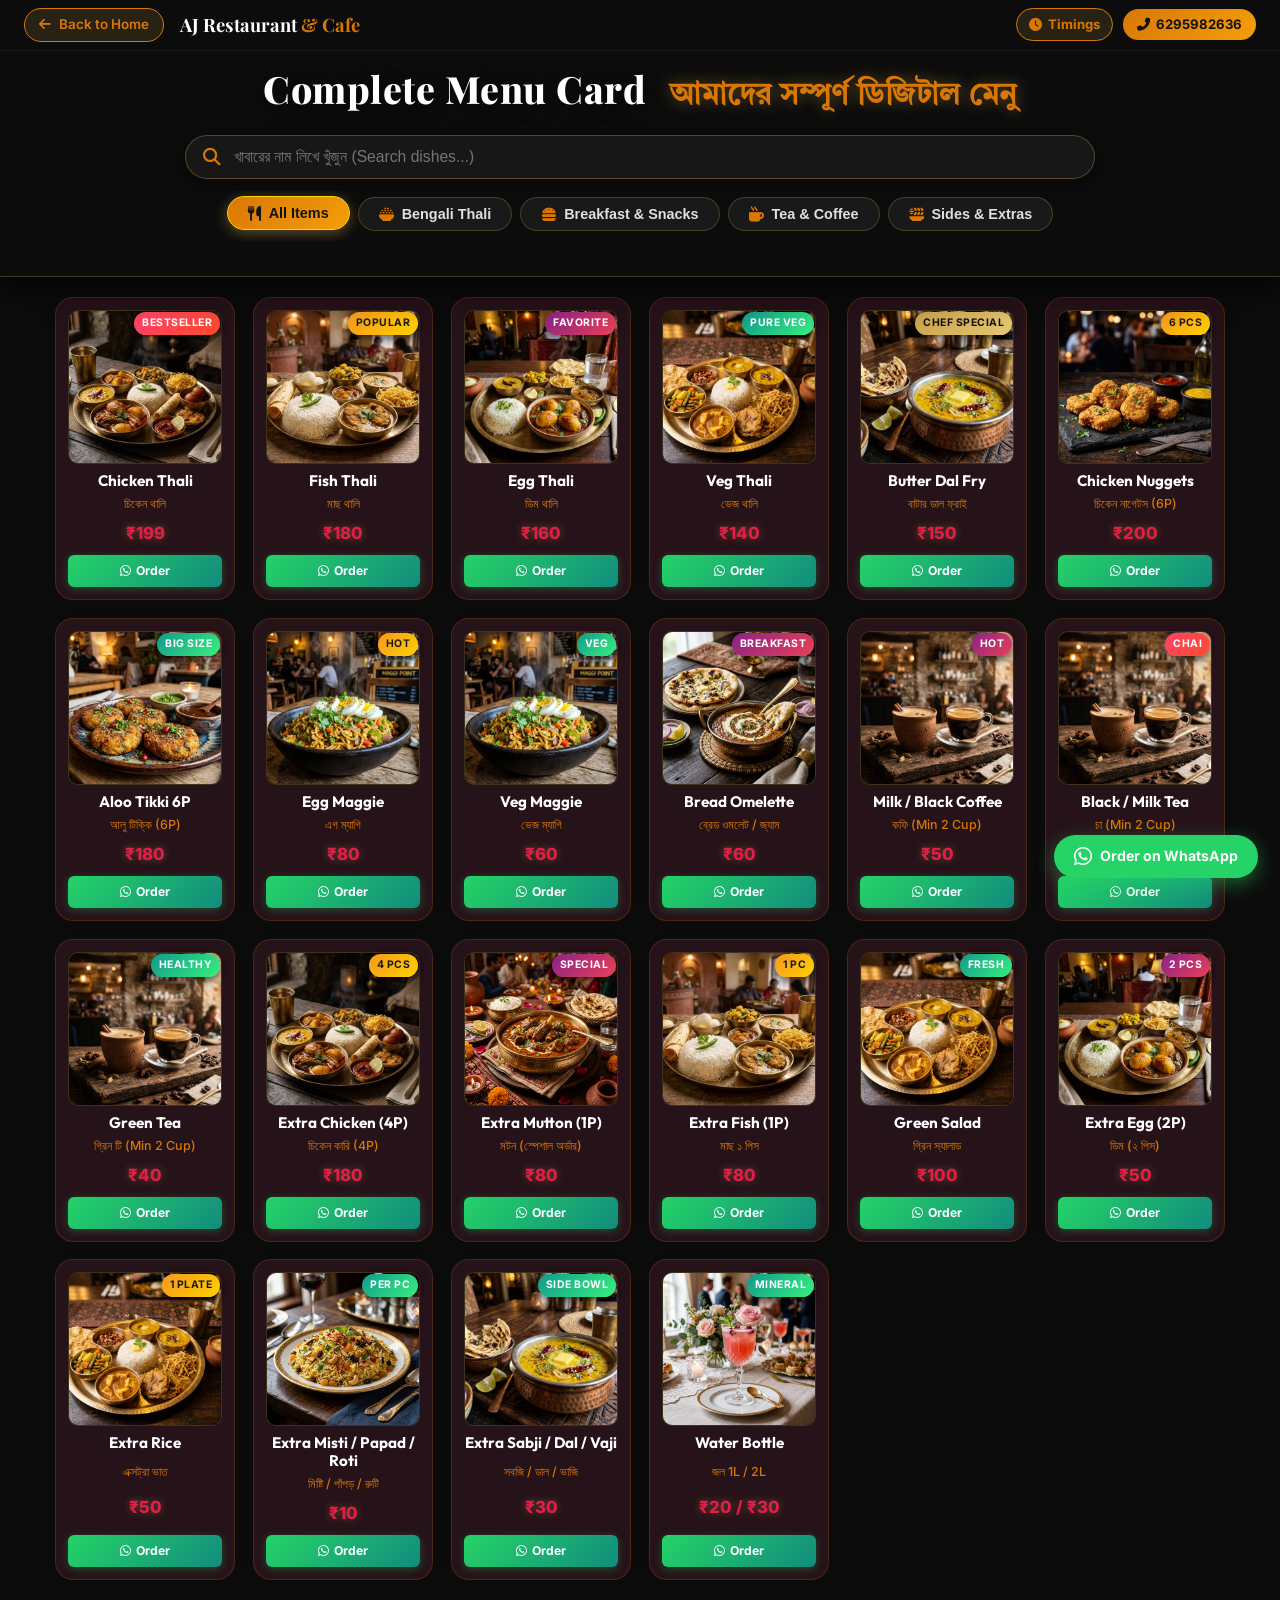
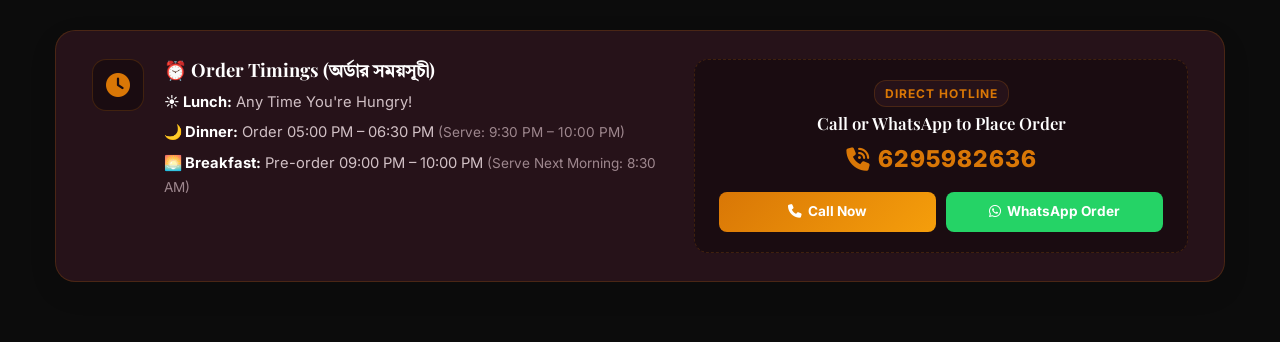
<file: menu.html>
﻿<!DOCTYPE html>
<html lang="bn">
<head>
    <meta charset="UTF-8">
    <meta name="viewport" content="width=device-width, initial-scale=1.0">
    <title>Full Menu Card | PETUK The Foodcart| সম্পূর্ণ মেনু</title>
    
    <!-- Meta Descriptions & SEO -->
    <meta name="description" content="Explore the full digital menu of PETUK The Foodcart. Bengali Thalis, Snacks, Tea, Coffee, Extras & Direct WhatsApp Ordering.">
    <meta name="theme-color" content="#c9a24b">
    
    <!-- Fonts -->
    <link rel="preconnect" href="https://fonts.googleapis.com">
    <link rel="preconnect" href="https://fonts.gstatic.com" crossorigin>
    <link href="https://fonts.googleapis.com/css2?family=Cinzel:wght@500;700;900&family=Inter:wght@300;400;500;600;700;800&family=Outfit:wght@400;500;600;700;800&family=Playfair+Display:ital,wght@0,600;0,700;0,900;1,600&family=Tiro+Bangla:ital@0;1&display=swap" rel="stylesheet">
    
    <!-- Font Awesome -->
    <link rel="stylesheet" href="https://cdnjs.cloudflare.com/ajax/libs/font-awesome/6.5.1/css/all.min.css">
    
    <!-- Main Style -->
    <link rel="stylesheet" href="styles.css">

    <style>
        /* Specific Styles for Compact Full Menu Page */
        .full-menu-page {
            background-color: #0c0c0c;
            color: #ffffff;
            min-height: 100vh;
        }

        /* Sticky Top Header Container (Nav + Hero + Search + Category Filter Tabs) */
        .sticky-menu-top-container {
            position: sticky;
            top: 0;
            z-index: 1000;
            background: rgba(13, 13, 13, 0.96);
            backdrop-filter: blur(20px);
            -webkit-backdrop-filter: blur(20px);
            border-bottom: 1.5px solid rgba(201, 162, 75, 0.28);
            box-shadow: 0 10px 30px rgba(0, 0, 0, 0.75);
        }

        .full-menu-nav {
            padding: 8px 24px;
            display: flex;
            align-items: center;
            justify-content: space-between;
            border-bottom: 1px solid rgba(255, 255, 255, 0.05);
        }

        .full-menu-nav-left {
            display: flex;
            align-items: center;
            gap: 16px;
        }

        .nav-back-btn {
            display: inline-flex;
            align-items: center;
            gap: 8px;
            background: rgba(201, 162, 75, 0.15);
            border: 1px solid var(--accent-gold);
            color: var(--accent-gold);
            padding: 5px 14px;
            border-radius: 25px;
            text-decoration: none;
            font-weight: 600;
            font-size: 0.84rem;
            transition: all 0.3s ease;
        }

        .nav-back-btn:hover {
            background: var(--accent-gold);
            color: #121212;
            transform: translateX(-3px);
            box-shadow: 0 0 15px rgba(201, 162, 75, 0.5);
        }

        .full-menu-logo-title {
            font-family: 'Playfair Display', serif;
            font-size: 1.15rem;
            font-weight: 700;
            color: #ffffff;
        }

        .full-menu-logo-title span {
            color: var(--accent-gold);
        }

        .full-menu-nav-right {
            display: flex;
            align-items: center;
            gap: 10px;
        }

        .nav-timing-btn {
            display: inline-flex;
            align-items: center;
            gap: 6px;
            background: rgba(201, 162, 75, 0.15);
            border: 1px solid var(--accent-gold);
            color: var(--accent-gold);
            padding: 5px 12px;
            border-radius: 25px;
            text-decoration: none;
            font-weight: 700;
            font-size: 0.82rem;
            transition: all 0.3s ease;
        }

        .nav-timing-btn:hover {
            background: var(--accent-gold);
            color: #121212;
            transform: translateY(-2px);
            box-shadow: 0 0 15px rgba(201, 162, 75, 0.5);
        }

        .nav-call-btn {
            display: inline-flex;
            align-items: center;
            gap: 6px;
            background: linear-gradient(135deg, var(--accent-gold), var(--accent-amber));
            color: #121212;
            padding: 5px 14px;
            border-radius: 25px;
            text-decoration: none;
            font-weight: 700;
            font-size: 0.82rem;
            transition: all 0.3s ease;
        }

        .nav-call-btn:hover {
            transform: translateY(-2px);
            box-shadow: 0 4px 15px rgba(201, 162, 75, 0.5);
        }

        /* Full Menu Hero Header (Enlarged & Prominent) */
        .full-menu-hero {
            text-align: center;
            padding: 14px 20px 10px;
            position: relative;
        }

        .full-menu-hero h1 {
            font-family: 'Playfair Display', serif;
            font-size: 2.35rem;
            font-weight: 800;
            color: #ffffff;
            margin-bottom: 0;
            line-height: 1.25;
            letter-spacing: 0.5px;
            text-shadow: 0 2px 15px rgba(0, 0, 0, 0.5);
        }

        .full-menu-hero h1 .bengali-heading {
            color: var(--accent-gold);
            display: inline-block;
            font-size: 1.85rem;
            margin-left: 14px;
            font-family: 'Tiro Bangla', serif;
            font-weight: 700;
            text-shadow: 0 0 16px rgba(201, 162, 75, 0.45);
        }

        .full-menu-hero p {
            display: none;
        }

        /* Search & Filter Controls (Spacious & Longer) */
        .menu-control-bar {
            max-width: 950px;
            margin: 0 auto;
            padding: 10px 20px 15px;
        }

        .search-box-wrapper {
            position: relative;
            margin-bottom: 12px;
        }

        .search-box-wrapper input {
            width: 100%;
            background: rgba(24, 24, 24, 0.96);
            border: 1.5px solid rgba(201, 162, 75, 0.35);
            padding: 12px 20px 12px 48px;
            border-radius: 30px;
            color: #ffffff;
            font-size: 0.98rem;
            outline: none;
            transition: all 0.3s ease;
            box-shadow: 0 4px 18px rgba(0, 0, 0, 0.4);
        }

        .search-box-wrapper input:focus {
            border-color: var(--accent-gold);
            box-shadow: 0 0 20px rgba(201, 162, 75, 0.45);
            background: rgba(32, 32, 32, 0.98);
        }

        .search-box-wrapper i {
            position: absolute;
            left: 18px;
            top: 50%;
            transform: translateY(-50%);
            color: var(--accent-gold);
            font-size: 1.1rem;
        }

        .menu-category-tabs {
            touch-action: pan-x pan-y;
            overscroll-behavior-x: contain;
            display: flex;
            justify-content: center;
            flex-wrap: wrap;
            gap: 10px;
            margin: 0;
        }

        .menu-tab-btn {
            background: rgba(30, 30, 30, 0.75);
            border: 1.5px solid rgba(201, 162, 75, 0.28);
            color: #e0e0e0;
            padding: 8px 20px;
            border-radius: 25px;
            font-size: 0.9rem;
            font-weight: 600;
            cursor: pointer;
            backdrop-filter: blur(8px);
            transition: all 0.25s ease;
            display: inline-flex;
            align-items: center;
            gap: 8px;
        }

        .menu-tab-btn i {
            color: var(--accent-gold);
            font-size: 0.95rem;
            transition: transform 0.3s ease;
        }

        .menu-tab-btn:hover {
            border-color: var(--accent-gold);
            color: #ffffff;
            background: rgba(201, 162, 75, 0.18);
            transform: translateY(-2px);
            box-shadow: 0 4px 15px rgba(201, 162, 75, 0.25);
        }

        .menu-tab-btn.active {
            background: linear-gradient(135deg, var(--accent-gold), var(--accent-amber));
            border-color: #ffd700;
            color: #121212;
            box-shadow: 0 3px 14px rgba(201, 162, 75, 0.45);
            transform: translateY(-1px);
        }

        .menu-tab-btn.active i {
            color: #121212;
        }

        /* Compact Grid for Full Menu */
        .compact-menu-grid-container {
            max-width: 1200px;
            margin: 20px auto 50px;
            padding: 0 15px;
        }

        .compact-grid {
            display: grid;
            grid-template-columns: repeat(auto-fill, minmax(180px, 1fr));
            gap: 18px;
        }

        /* Food Card styles matching index.html */
        .compact-grid .food-menu-card {
            flex: initial;
            width: 100%;
            animation: floatMenuItem 4.5s ease-in-out infinite alternate;
        }

        .compact-grid .food-menu-card.hidden {
            display: none !important;
        }

        /* No Results Message */
        #no-results-msg {
            text-align: center;
            padding: 50px 20px;
            font-size: 1.1rem;
            color: var(--accent-gold);
            display: none;
            grid-column: 1 / -1;
        }

        /* Floating Order Quick Dial */
        .floating-order-btn {
            position: fixed;
            bottom: 22px;
            right: 22px;
            z-index: 999;
            display: flex;
            align-items: center;
            gap: 8px;
            background: #25D366;
            color: #ffffff;
            padding: 10px 20px;
            border-radius: 35px;
            text-decoration: none;
            font-weight: 700;
            font-size: 0.88rem;
            box-shadow: 0 6px 20px rgba(37, 211, 102, 0.45);
            transition: all 0.3s ease;
            animation: pulseOrderBtn 2.5s infinite;
        }

        .floating-order-btn:hover {
            background: #1ebc59;
            transform: scale(1.06);
            box-shadow: 0 8px 25px rgba(37, 211, 102, 0.65);
        }

        @keyframes pulseOrderBtn {
            0%, 100% { transform: scale(1); }
            50% { transform: scale(1.04); }
        }

        @media (max-width: 600px) {
            .full-menu-nav {
                padding: 8px 12px;
            }
            .nav-back-btn span {
                display: none;
            }
            .full-menu-logo-title {
                font-size: 1.05rem;
            }
            .nav-timing-btn {
                padding: 4px 8px;
                font-size: 0.76rem;
            }
            .nav-timing-btn span {
                display: none;
            }
            .nav-call-btn {
                padding: 4px 10px;
                font-size: 0.76rem;
            }
            .full-menu-hero {
                padding: 10px 10px 4px;
            }
            .full-menu-hero h1 {
                font-size: 1.65rem;
            }
            .full-menu-hero h1 .bengali-heading {
                font-size: 1.35rem;
                display: block;
                margin-left: 0;
                margin-top: 4px;
            }
            .menu-control-bar {
                padding: 6px 12px 10px;
            }
            .search-box-wrapper {
                margin-bottom: 8px;
            }
            .search-box-wrapper input {
                padding: 9px 16px 9px 38px;
                font-size: 0.88rem;
                border-radius: 25px;
            }
            .search-box-wrapper i {
                left: 14px;
                font-size: 0.95rem;
            }
            .menu-category-tabs {
            touch-action: pan-x pan-y;
            overscroll-behavior-x: contain;
                gap: 6px;
                overflow-x: auto;
                flex-wrap: nowrap;
                justify-content: flex-start;
                padding-bottom: 4px;
                -webkit-overflow-scrolling: touch;
            }
            .menu-tab-btn {
                padding: 6px 14px;
                font-size: 0.8rem;
                border-radius: 20px;
                white-space: nowrap;
                flex-shrink: 0;
            }
            .compact-grid {
                grid-template-columns: repeat(2, 1fr);
                gap: 10px;
            }
            .compact-grid .food-menu-card {
                padding: 8px;
            }
            .food-title {
                font-size: 0.86rem;
            }
            .bengali-title {
                font-size: 0.72rem;
            }
            .food-price {
                font-size: 0.95rem;
            }
            .food-order-btn {
                padding: 5px 8px;
                font-size: 0.72rem;
            }
        }
    </style>
</head>
<body class="full-menu-page">

    <!-- Sticky Top Header (Navbar + Hero Title + Search Box + Filter Tabs) -->
    <div class="sticky-menu-top-container">
        <!-- Top Navigation Bar -->
        <nav class="full-menu-nav">
            <div class="full-menu-nav-left">
                <a href="index.html" class="nav-back-btn" title="Go back to Home Page">
                    <i class="fas fa-arrow-left"></i> <span>Back to Home</span>
                </a>
                <div class="full-menu-logo-title">
                    AJ Restaurant <span>& Cafe</span>
                </div>
            </div>
            <div class="full-menu-nav-right">
                <a href="#order-timings" class="nav-timing-btn" id="nav-timing-toggle-btn" title="Order Timings (অর্ডার সময়সূচী)">
                    <i class="fas fa-clock" id="nav-timing-icon"></i> <span id="nav-timing-text">Timings</span>
                </a>
                <a href="tel:6295982636" class="nav-call-btn">
                    <i class="fas fa-phone-alt"></i> <span>6295982636</span>
                </a>
            </div>
        </nav>

        <!-- Hero Header -->
        <header class="full-menu-hero">
            <h1>Complete Menu Card <span class="bengali-heading">আমাদের সম্পূর্ণ ডিজিটাল মেনু</span></h1>
        </header>

        <!-- Search Bar & Category Filter Tabs -->
        <div class="menu-control-bar">
            <div class="search-box-wrapper">
                <i class="fas fa-search"></i>
                <input type="text" id="menu-search-input" placeholder="খাবারের নাম লিখে খুঁজুন (Search dishes...)" autocomplete="off">
            </div>

            <div class="menu-category-tabs">
                <button class="menu-tab-btn active" data-category="all">
                    <i class="fas fa-utensils"></i> All Items
                </button>
                <button class="menu-tab-btn" data-category="thali">
                    <i class="fas fa-bowl-rice"></i> Bengali Thali
                </button>
                <button class="menu-tab-btn" data-category="snacks">
                    <i class="fas fa-burger"></i> Breakfast & Snacks
                </button>
                <button class="menu-tab-btn" data-category="beverages">
                    <i class="fas fa-mug-hot"></i> Tea & Coffee
                </button>
                <button class="menu-tab-btn" data-category="extras">
                    <i class="fas fa-plate-wheat"></i> Sides & Extras
                </button>
            </div>
        </div>
    </div>

    <!-- Compact Full Menu Grid -->
    <main class="compact-menu-grid-container">
        <div class="compact-grid" id="full-menu-grid">

            <!-- 1. Chicken Thali -->
            <div class="food-menu-card" data-category="thali" data-keywords="chicken thali murgi murgir mangsho rice dal sabji thali">
                <div class="food-card-badge bestseller">Bestseller</div>
                <div class="food-card-img-box">
                    <img src="assets/menu_chicken_thali.webp" alt="Chicken Thali" loading="lazy">
                </div>
                <div class="food-card-body">
                    <h3 class="food-title">Chicken Thali</h3>
                    <span class="bengali-title">চিকেন থালি</span>
                    <span class="food-price">₹199</span>
                    <a href="https://wa.me/919931807748?text=Hi%20AJ%20Restaurant,%20I%20want%20to%20order%20Chicken%20Thali%20(₹199)" target="_blank" class="food-order-btn">
                        <i class="fab fa-whatsapp"></i> Order
                    </a>
                </div>
            </div>

            <!-- 2. Fish Thali -->
            <div class="food-menu-card" data-category="thali" data-keywords="fish thali macher thali mach jhol rui katla rice dal thali">
                <div class="food-card-badge popular">Popular</div>
                <div class="food-card-img-box">
                    <img src="assets/menu_fish_thali.webp" alt="Fish Thali" loading="lazy">
                </div>
                <div class="food-card-body">
                    <h3 class="food-title">Fish Thali</h3>
                    <span class="bengali-title">মাছ থালি</span>
                    <span class="food-price">₹180</span>
                    <a href="https://wa.me/919931807748?text=Hi%20AJ%20Restaurant,%20I%20want%20to%20order%20Fish%20Thali%20(₹180)" target="_blank" class="food-order-btn">
                        <i class="fab fa-whatsapp"></i> Order
                    </a>
                </div>
            </div>

            <!-- 3. Egg Thali -->
            <div class="food-menu-card" data-category="thali" data-keywords="egg thali dimer thali dim kosha rice dal thali">
                <div class="food-card-badge special">Favorite</div>
                <div class="food-card-img-box">
                    <img src="assets/menu_egg_thali.webp" alt="Egg Thali" loading="lazy">
                </div>
                <div class="food-card-body">
                    <h3 class="food-title">Egg Thali</h3>
                    <span class="bengali-title">ডিম থালি</span>
                    <span class="food-price">₹160</span>
                    <a href="https://wa.me/919931807748?text=Hi%20AJ%20Restaurant,%20I%20want%20to%20order%20Egg%20Thali%20(₹160)" target="_blank" class="food-order-btn">
                        <i class="fab fa-whatsapp"></i> Order
                    </a>
                </div>
            </div>

            <!-- 4. Veg Thali -->
            <div class="food-menu-card" data-category="thali" data-keywords="veg thali niramish thali paneer dal sabji rice mishti doi">
                <div class="food-card-badge pure-veg">Pure Veg</div>
                <div class="food-card-img-box">
                    <img src="assets/menu_veg_thali.webp" alt="Veg Thali" loading="lazy">
                </div>
                <div class="food-card-body">
                    <h3 class="food-title">Veg Thali</h3>
                    <span class="bengali-title">ভেজ থালি</span>
                    <span class="food-price">₹140</span>
                    <a href="https://wa.me/919931807748?text=Hi%20AJ%20Restaurant,%20I%20want%20to%20order%20Veg%20Thali%20(₹140)" target="_blank" class="food-order-btn">
                        <i class="fab fa-whatsapp"></i> Order
                    </a>
                </div>
            </div>

            <!-- 5. Butter Dal Fry -->
            <div class="food-menu-card" data-category="extras" data-keywords="butter dal fry yellow dal tadka veg">
                <div class="food-card-badge chef">Chef Special</div>
                <div class="food-card-img-box">
                    <img src="assets/menu_butter_dal_fry.webp" alt="Butter Dal Fry" loading="lazy">
                </div>
                <div class="food-card-body">
                    <h3 class="food-title">Butter Dal Fry</h3>
                    <span class="bengali-title">বাটার ডাল ফ্রাই</span>
                    <span class="food-price">₹150</span>
                    <a href="https://wa.me/919931807748?text=Hi%20AJ%20Restaurant,%20I%20want%20to%20order%20Butter%20Dal%20Fry%20(₹150)" target="_blank" class="food-order-btn">
                        <i class="fab fa-whatsapp"></i> Order
                    </a>
                </div>
            </div>

            <!-- 6. Chicken Nuggets (6P) -->
            <div class="food-menu-card" data-category="snacks" data-keywords="chicken nuggets 6p fried snacks non-veg">
                <div class="food-card-badge popular">6 Pcs</div>
                <div class="food-card-img-box">
                    <img src="assets/menu_chicken_nuggets.webp" alt="Chicken Nuggets" loading="lazy">
                </div>
                <div class="food-card-body">
                    <h3 class="food-title">Chicken Nuggets</h3>
                    <span class="bengali-title">চিকেন নাগেটস (6P)</span>
                    <span class="food-price">₹200</span>
                    <a href="https://wa.me/919931807748?text=Hi%20AJ%20Restaurant,%20I%20want%20to%20order%20Chicken%20Nuggets%20(₹200)" target="_blank" class="food-order-btn">
                        <i class="fab fa-whatsapp"></i> Order
                    </a>
                </div>
            </div>

            <!-- 7. Aloo Tikki Big Size (6P) -->
            <div class="food-menu-card" data-category="snacks" data-keywords="aloo tikki potato cutlet snacks big size veg">
                <div class="food-card-badge pure-veg">Big Size</div>
                <div class="food-card-img-box">
                    <img src="assets/menu_aloo_tikki.webp" alt="Aloo Tikki Big Size" loading="lazy">
                </div>
                <div class="food-card-body">
                    <h3 class="food-title">Aloo Tikki 6P</h3>
                    <span class="bengali-title">আলু টিক্কি (6P)</span>
                    <span class="food-price">₹180</span>
                    <a href="https://wa.me/919931807748?text=Hi%20AJ%20Restaurant,%20I%20want%20to%20order%20Aloo%20Tikki%20(₹180)" target="_blank" class="food-order-btn">
                        <i class="fab fa-whatsapp"></i> Order
                    </a>
                </div>
            </div>

            <!-- 8. Egg Maggie -->
            <div class="food-menu-card" data-category="snacks" data-keywords="egg maggie noodles masala snacks">
                <div class="food-card-badge popular">Hot</div>
                <div class="food-card-img-box">
                    <img src="assets/menu_egg_maggie.webp" alt="Egg Maggie" loading="lazy">
                </div>
                <div class="food-card-body">
                    <h3 class="food-title">Egg Maggie</h3>
                    <span class="bengali-title">এগ ম্যাগি</span>
                    <span class="food-price">₹80</span>
                    <a href="https://wa.me/919931807748?text=Hi%20AJ%20Restaurant,%20I%20want%20to%20order%20Egg%20Maggie%20(₹80)" target="_blank" class="food-order-btn">
                        <i class="fab fa-whatsapp"></i> Order
                    </a>
                </div>
            </div>

            <!-- 9. Veg Maggie -->
            <div class="food-menu-card" data-category="snacks" data-keywords="veg maggie masala noodles snacks vegetarian">
                <div class="food-card-badge pure-veg">Veg</div>
                <div class="food-card-img-box">
                    <img src="assets/menu_egg_maggie.webp" alt="Veg Maggie" loading="lazy">
                </div>
                <div class="food-card-body">
                    <h3 class="food-title">Veg Maggie</h3>
                    <span class="bengali-title">ভেজ ম্যাগি</span>
                    <span class="food-price">₹60</span>
                    <a href="https://wa.me/919931807748?text=Hi%20AJ%20Restaurant,%20I%20want%20to%20order%20Veg%20Maggie%20(₹60)" target="_blank" class="food-order-btn">
                        <i class="fab fa-whatsapp"></i> Order
                    </a>
                </div>
            </div>

            <!-- 10. Bread Omelette / Jam / Butter -->
            <div class="food-menu-card" data-category="snacks" data-keywords="bread omelette jam butter breakfast toast egg">
                <div class="food-card-badge special">Breakfast</div>
                <div class="food-card-img-box">
                    <img src="assets/menu6.webp" alt="Bread Omelette Jam Butter" loading="lazy">
                </div>
                <div class="food-card-body">
                    <h3 class="food-title">Bread Omelette</h3>
                    <span class="bengali-title">ব্রেড ওমলেট / জ্যাম</span>
                    <span class="food-price">₹60</span>
                    <a href="https://wa.me/919931807748?text=Hi%20AJ%20Restaurant,%20I%20want%20to%20order%20Bread%20Omelette%20(₹60)" target="_blank" class="food-order-btn">
                        <i class="fab fa-whatsapp"></i> Order
                    </a>
                </div>
            </div>

            <!-- 11. Milk / Black Coffee -->
            <div class="food-menu-card" data-category="beverages" data-keywords="coffee milk coffee black coffee hot drink beverages espresso">
                <div class="food-card-badge special">Hot</div>
                <div class="food-card-img-box">
                    <img src="assets/menu_tea_coffee.webp" alt="Milk and Black Coffee" loading="lazy">
                </div>
                <div class="food-card-body">
                    <h3 class="food-title">Milk / Black Coffee</h3>
                    <span class="bengali-title">কফি (Min 2 Cup)</span>
                    <span class="food-price">₹50</span>
                    <a href="https://wa.me/919931807748?text=Hi%20AJ%20Restaurant,%20I%20want%20to%20order%20Coffee" target="_blank" class="food-order-btn">
                        <i class="fab fa-whatsapp"></i> Order
                    </a>
                </div>
            </div>

            <!-- 12. Black / Milk Tea -->
            <div class="food-menu-card" data-category="beverages" data-keywords="tea chai milk tea black tea masala chai beverage">
                <div class="food-card-badge bestseller">Chai</div>
                <div class="food-card-img-box">
                    <img src="assets/menu_tea_coffee.webp" alt="Black and Milk Tea" loading="lazy">
                </div>
                <div class="food-card-body">
                    <h3 class="food-title">Black / Milk Tea</h3>
                    <span class="bengali-title">চা (Min 2 Cup)</span>
                    <span class="food-price">₹25</span>
                    <a href="https://wa.me/919931807748?text=Hi%20AJ%20Restaurant,%20I%20want%20to%20order%20Tea" target="_blank" class="food-order-btn">
                        <i class="fab fa-whatsapp"></i> Order
                    </a>
                </div>
            </div>

            <!-- 13. Green Tea -->
            <div class="food-menu-card" data-category="beverages" data-keywords="green tea healthy detox hot beverage">
                <div class="food-card-badge pure-veg">Healthy</div>
                <div class="food-card-img-box">
                    <img src="assets/menu_tea_coffee.webp" alt="Green Tea" loading="lazy">
                </div>
                <div class="food-card-body">
                    <h3 class="food-title">Green Tea</h3>
                    <span class="bengali-title">গ্রিন টি (Min 2 Cup)</span>
                    <span class="food-price">₹40</span>
                    <a href="https://wa.me/919931807748?text=Hi%20AJ%20Restaurant,%20I%20want%20to%20order%20Green%20Tea" target="_blank" class="food-order-btn">
                        <i class="fab fa-whatsapp"></i> Order
                    </a>
                </div>
            </div>

            <!-- 14. Extra Chicken (4P) -->
            <div class="food-menu-card" data-category="extras" data-keywords="extra chicken 4p murgir mangsho chicken curry side non-veg">
                <div class="food-card-badge popular">4 Pcs</div>
                <div class="food-card-img-box">
                    <img src="assets/menu_chicken_thali.webp" alt="Extra Chicken 4P" loading="lazy">
                </div>
                <div class="food-card-body">
                    <h3 class="food-title">Extra Chicken (4P)</h3>
                    <span class="bengali-title">চিকেন কারি (4P)</span>
                    <span class="food-price">₹180</span>
                    <a href="https://wa.me/919931807748?text=Hi%20AJ%20Restaurant,%20I%20want%20to%20order%20Extra%20Chicken%204P%20(₹180)" target="_blank" class="food-order-btn">
                        <i class="fab fa-whatsapp"></i> Order
                    </a>
                </div>
            </div>

            <!-- 15. Extra Mutton (1P - Special Order) -->
            <div class="food-menu-card" data-category="extras" data-keywords="extra mutton 1p khasi mangsho mutton kosha special non-veg">
                <div class="food-card-badge special">Special</div>
                <div class="food-card-img-box">
                    <img src="assets/menu3.webp" alt="Extra Mutton 1P" loading="lazy">
                </div>
                <div class="food-card-body">
                    <h3 class="food-title">Extra Mutton (1P)</h3>
                    <span class="bengali-title">মটন (স্পেশাল অর্ডার)</span>
                    <span class="food-price">₹80</span>
                    <a href="https://wa.me/919931807748?text=Hi%20AJ%20Restaurant,%20I%20want%20to%20order%20Extra%20Mutton%20(₹80)" target="_blank" class="food-order-btn">
                        <i class="fab fa-whatsapp"></i> Order
                    </a>
                </div>
            </div>

            <!-- 16. Extra Fish (1P) -->
            <div class="food-menu-card" data-category="extras" data-keywords="extra fish 1p macher jhol rui katla side non-veg">
                <div class="food-card-badge popular">1 Pc</div>
                <div class="food-card-img-box">
                    <img src="assets/menu_fish_thali.webp" alt="Extra Fish 1P" loading="lazy">
                </div>
                <div class="food-card-body">
                    <h3 class="food-title">Extra Fish (1P)</h3>
                    <span class="bengali-title">মাছ ১ পিস</span>
                    <span class="food-price">₹80</span>
                    <a href="https://wa.me/919931807748?text=Hi%20AJ%20Restaurant,%20I%20want%20to%20order%20Extra%20Fish%20(₹80)" target="_blank" class="food-order-btn">
                        <i class="fab fa-whatsapp"></i> Order
                    </a>
                </div>
            </div>

            <!-- 17. Green Salad -->
            <div class="food-menu-card" data-category="extras" data-keywords="green salad cucumber tomato onion lemon salad veg">
                <div class="food-card-badge pure-veg">Fresh</div>
                <div class="food-card-img-box">
                    <img src="assets/menu_veg_thali.webp" alt="Green Salad" loading="lazy">
                </div>
                <div class="food-card-body">
                    <h3 class="food-title">Green Salad</h3>
                    <span class="bengali-title">গ্রিন স্যালাড</span>
                    <span class="food-price">₹100</span>
                    <a href="https://wa.me/919931807748?text=Hi%20AJ%20Restaurant,%20I%20want%20to%20order%20Green%20Salad%20(₹100)" target="_blank" class="food-order-btn">
                        <i class="fab fa-whatsapp"></i> Order
                    </a>
                </div>
            </div>

            <!-- 18. Extra Egg (2P) -->
            <div class="food-menu-card" data-category="extras" data-keywords="extra egg 2p dim egg curry side non-veg">
                <div class="food-card-badge special">2 Pcs</div>
                <div class="food-card-img-box">
                    <img src="assets/menu_egg_thali.webp" alt="Extra Egg 2P" loading="lazy">
                </div>
                <div class="food-card-body">
                    <h3 class="food-title">Extra Egg (2P)</h3>
                    <span class="bengali-title">ডিম (২ পিস)</span>
                    <span class="food-price">₹50</span>
                    <a href="https://wa.me/919931807748?text=Hi%20AJ%20Restaurant,%20I%20want%20to%20order%20Extra%20Egg%202P%20(₹50)" target="_blank" class="food-order-btn">
                        <i class="fab fa-whatsapp"></i> Order
                    </a>
                </div>
            </div>

            <!-- 19. Extra Rice -->
            <div class="food-menu-card" data-category="extras" data-keywords="extra rice bhat rice portion veg side">
                <div class="food-card-badge popular">1 Plate</div>
                <div class="food-card-img-box">
                    <img src="assets/menu_veg_thali.webp" alt="Extra Rice" loading="lazy">
                </div>
                <div class="food-card-body">
                    <h3 class="food-title">Extra Rice</h3>
                    <span class="bengali-title">এক্সট্রা ভাত</span>
                    <span class="food-price">₹50</span>
                    <a href="https://wa.me/919931807748?text=Hi%20AJ%20Restaurant,%20I%20want%20to%20order%20Extra%20Rice%20(₹50)" target="_blank" class="food-order-btn">
                        <i class="fab fa-whatsapp"></i> Order
                    </a>
                </div>
            </div>

            <!-- 20. Extra Misti / Papad / Roti -->
            <div class="food-menu-card" data-category="extras" data-keywords="extra misti papad roti sweet flatbread side">
                <div class="food-card-badge pure-veg">Per Pc</div>
                <div class="food-card-img-box">
                    <img src="assets/menu2.webp" alt="Extra Misti Papad Roti" loading="lazy">
                </div>
                <div class="food-card-body">
                    <h3 class="food-title">Extra Misti / Papad / Roti</h3>
                    <span class="bengali-title">মিষ্টি / পাঁপড় / রুটি</span>
                    <span class="food-price">₹10</span>
                    <a href="https://wa.me/919931807748?text=Hi%20AJ%20Restaurant,%20I%20want%20to%20order%20Extra%20Misti%20Papad%20Roti%20(₹10)" target="_blank" class="food-order-btn">
                        <i class="fab fa-whatsapp"></i> Order
                    </a>
                </div>
            </div>

            <!-- 21. Extra Sabji / Dal / Vaji -->
            <div class="food-menu-card" data-category="extras" data-keywords="extra sabji dal vaji butter dal fry veg side">
                <div class="food-card-badge pure-veg">Side Bowl</div>
                <div class="food-card-img-box">
                    <img src="assets/menu_butter_dal_fry.webp" alt="Extra Sabji Dal Vaji" loading="lazy">
                </div>
                <div class="food-card-body">
                    <h3 class="food-title">Extra Sabji / Dal / Vaji</h3>
                    <span class="bengali-title">সবজি / ডাল / ভাজি</span>
                    <span class="food-price">₹30</span>
                    <a href="https://wa.me/919931807748?text=Hi%20AJ%20Restaurant,%20I%20want%20to%20order%20Extra%20Sabji%20Dal%20Vaji%20(₹30)" target="_blank" class="food-order-btn">
                        <i class="fab fa-whatsapp"></i> Order
                    </a>
                </div>
            </div>

            <!-- 20. Packaged Water Bottle (1L / 2L) -->
            <div class="food-menu-card" data-category="beverages" data-keywords="water bottle 1l 2l mineral water drink">
                <div class="food-card-badge pure-veg">Mineral</div>
                <div class="food-card-img-box">
                    <img src="assets/menu5.webp" alt="Packaged Water Bottle" loading="lazy">
                </div>
                <div class="food-card-body">
                    <h3 class="food-title">Water Bottle</h3>
                    <span class="bengali-title">জল 1L / 2L</span>
                    <span class="food-price">₹20 / ₹30</span>
                    <a href="https://wa.me/919931807748?text=Hi%20AJ%20Restaurant,%20I%20want%20to%20order%20Water%20Bottle" target="_blank" class="food-order-btn">
                        <i class="fab fa-whatsapp"></i> Order
                    </a>
                </div>
            </div>

        </div>

        <!-- No Results Fallback -->
        <div id="no-results-msg">
            <i class="fas fa-search" style="font-size: 2.5rem; margin-bottom: 12px; display: block;"></i>
            <p>আপনার খোঁজা অনুযায়ী কোনো খাবার পাওয়া যায়নি। অন্য কিছু লিখে খুঁজুন।</p>
        </div>
    </main>

    <!-- Order Timings Banner -->
    <div id="order-timings" style="max-width: 1200px; margin: 0 auto 60px; padding: 0 15px; scroll-margin-top: 170px;">
        <div class="order-info-banner glassmorphism">
            <div class="order-timing-card">
                <div class="timing-icon"><i class="fas fa-clock"></i></div>
                <div class="timing-details">
                    <h4>⏰ Order Timings (অর্ডার সময়সূচী)</h4>
                    <ul>
                        <li><strong>☀️ Lunch:</strong> Any Time You're Hungry!</li>
                        <li><strong>🌙 Dinner:</strong> Order 05:00 PM – 06:30 PM <span class="serve-time">(Serve: 9:30 PM – 10:00 PM)</span></li>
                        <li><strong>🌅 Breakfast:</strong> Pre-order 09:00 PM – 10:00 PM <span class="serve-time">(Serve Next Morning: 8:30 AM)</span></li>
                    </ul>
                </div>
            </div>
            
            <div class="order-call-box">
                <div class="call-badge">Direct Hotline</div>
                <h3>Call or WhatsApp to Place Order</h3>
                <a href="tel:6295982636" class="order-phone-link">
                    <i class="fas fa-phone-volume"></i> 6295982636
                </a>
                <div class="quick-action-btns">
                    <a href="tel:6295982636" class="direct-call-btn">
                        <i class="fas fa-phone"></i> Call Now
                    </a>
                    <a href="https://wa.me/919931807748?text=Hello%20AJ%20Restaurant,%20I%20want%20to%20place%20an%20order!" target="_blank" class="direct-wp-btn">
                        <i class="fab fa-whatsapp"></i> WhatsApp Order
                    </a>
                </div>
            </div>
        </div>
    </div>

    <!-- Floating Direct WhatsApp Button -->
    <a href="https://wa.me/919931807748?text=Hello%20AJ%20Restaurant,%20I%20want%20to%20order%20food!" target="_blank" class="floating-order-btn" title="Direct WhatsApp Order">
        <i class="fab fa-whatsapp" style="font-size: 1.3rem;"></i> <span>Order on WhatsApp</span>
    </a>

    <!-- JavaScript for Live Search & Category Filtering -->
    <script>
        document.addEventListener('DOMContentLoaded', () => {
            const searchInput = document.getElementById('menu-search-input');
            const categoryTabs = document.querySelectorAll('.menu-tab-btn');
            const foodCards = document.querySelectorAll('.food-menu-card');
            const noResultsMsg = document.getElementById('no-results-msg');

            let activeCategory = 'all';

            function filterMenu() {
                const query = searchInput.value.toLowerCase().trim();
                let visibleCount = 0;

                foodCards.forEach(card => {
                    const cardCategory = card.getAttribute('data-category');
                    const keywords = (card.getAttribute('data-keywords') || '') + ' ' + card.innerText.toLowerCase();

                    const matchesCategory = (activeCategory === 'all' || cardCategory === activeCategory);
                    const matchesSearch = query === '' || keywords.includes(query);

                    if (matchesCategory && matchesSearch) {
                        card.classList.remove('hidden');
                        visibleCount++;
                    } else {
                        card.classList.add('hidden');
                    }
                });

                if (visibleCount === 0) {
                    noResultsMsg.style.display = 'block';
                } else {
                    noResultsMsg.style.display = 'none';
                }
            }

            // Category Tab Clicks
            categoryTabs.forEach(tab => {
                tab.addEventListener('click', () => {
                    categoryTabs.forEach(t => t.classList.remove('active'));
                    tab.classList.add('active');
                    activeCategory = tab.getAttribute('data-category');
                    const tabsContainer = tab.closest('.menu-category-tabs');
                    if (tabsContainer) {
                        const targetScroll = tab.offsetLeft - (tabsContainer.clientWidth / 2) + (tab.offsetWidth / 2);
                        tabsContainer.scrollTo({ left: targetScroll, behavior: 'smooth' });
                    }
                    filterMenu();
                });
            });

            // Search Input Live Filter
            searchInput.addEventListener('input', () => {
                filterMenu();
            });

            // ============================================================
            // TWO-WAY TOGGLE SCROLL (Click to go to Timings, Click again to go to Top)
            // ============================================================
            const timingToggleBtn = document.getElementById('nav-timing-toggle-btn');
            const timingIcon = document.getElementById('nav-timing-icon');
            const timingText = document.getElementById('nav-timing-text');
            const orderTimingsSection = document.getElementById('order-timings');

            function isNearTimingsSection() {
                if (!orderTimingsSection) return false;
                const rect = orderTimingsSection.getBoundingClientRect();
                return rect.top <= window.innerHeight * 0.75;
            }

            if (timingToggleBtn && orderTimingsSection) {
                timingToggleBtn.addEventListener('click', (e) => {
                    e.preventDefault();
                    if (isNearTimingsSection()) {
                        // If already at Timings section -> Smoothly scroll back to TOP
                        window.scrollTo({ top: 0, behavior: 'smooth' });
                    } else {
                        // Smoothly scroll DOWN to Order Timings section
                        orderTimingsSection.scrollIntoView({ behavior: 'smooth', block: 'start' });
                    }
                });

                // Dynamically update button icon/text when user scrolls near timings
                window.addEventListener('scroll', () => {
                    if (isNearTimingsSection()) {
                        timingToggleBtn.classList.add('at-bottom');
                        if (timingIcon) timingIcon.className = 'fas fa-arrow-up';
                        if (timingText) timingText.innerText = 'Top';
                        timingToggleBtn.title = 'Scroll back to Top (উপরে ফিরে যান)';
                    } else {
                        timingToggleBtn.classList.remove('at-bottom');
                        if (timingIcon) timingIcon.className = 'fas fa-clock';
                        if (timingText) timingText.innerText = 'Timings';
                        timingToggleBtn.title = 'Order Timings (অর্ডার সময়সূচী)';
                    }
                }, { passive: true });
            }
        });
    </script>
</body>
</html>
</file>
<file: styles.css>
﻿/* ============================================================
   PETUK THE FOODCART — Premium Deep Ruby Wine & Brass Theme
   ============================================================ */

@import url('https://fonts.googleapis.com/css2?family=Playfair+Display:wght@400;600;700;800&family=Outfit:wght@300;400;600;800&family=Inter:wght@300;400;500;600&display=swap');

/* ---- CSS Variables ---- */
:root {
    --bg-deep:              #0F0609; /* Rich Black (main bg) */
    --bg-dark:              #1A0C11; /* Charcoal (section bg alt) */
    --bg-card:              #261219; /* Dark charcoal for cards */
    --bg-card2:             #331821; /* Lighter charcoal for hover cards */
    --bg-cream:             #FBF4F5; /* Warm Off-White/Cream */
    --accent-gold:          #D97706; /* Antique Gold (headings, headings, buttons, borders) */
    --accent-amber:         #F59E0B; /* Medium Gold */
    --accent-light:         #FBBF24; /* Light Gold (hover states) */
    --accent-red:           #E11D48; /* Deep Maroon/Wine (highlights) */
    --accent-warm:          #9F1239; /* Warm Wine/Maroon */
    --text-primary:         #FFFFFF; /* Primary text */
    --text-secondary:       #D1C0C5; /* Secondary text/muted */
    --text-muted:           #9E878E; /* Muted text */
    --text-light-section:   #1A0C11; /* Text on light sections */
    --glass-bg:             rgba(201, 162, 75, 0.03); /* Antique Gold based glass */
    --glass-border:         rgba(217, 119, 6, 0.2);
    --glass-shadow:         0 8px 40px rgba(0, 0, 0, 0.5);
    --glow-gold:            0 0 25px rgba(201, 162, 75, 0.25);
    --radius-sm:            8px;
    --radius-md:            16px;
    --radius-lg:            24px;
    --transition:           all 0.4s cubic-bezier(0.4, 0, 0.2, 1);
}

/* ---- Reset ---- */
*, *::before, *::after {
    margin: 0;
    padding: 0;
    box-sizing: border-box;
}

html {
    scroll-behavior: smooth;
}

body {
    font-family: 'Inter', sans-serif;
    background-color: var(--bg-deep);
    color: var(--text-primary);
    overflow-x: hidden;
    line-height: 1.6;
}

body.no-scroll {
    overflow-y: hidden !important;
}

h1, h2, h3, h4 {
    font-family: 'Playfair Display', 'Tiro Bangla', serif;
    line-height: 1.2;
}

/* ---- Custom Scrollbar ---- */
::-webkit-scrollbar          { width: 6px; }
::-webkit-scrollbar-track    { background: var(--bg-deep); }
::-webkit-scrollbar-thumb    { background: var(--accent-gold); border-radius: 3px; }
::-webkit-scrollbar-thumb:hover { background: var(--accent-amber); }

/* ============================================================
   NAVBAR
   ============================================================ */
.navbar {
    position: sticky;
    top: 0;
    margin: 0;
    width: 100%;
    padding: 0 5%;
    height: 72px;
    border-radius: 0;
    display: flex;
    justify-content: space-between;
    align-items: center;
    background: rgba(26, 12, 17, 0.92);
    backdrop-filter: blur(20px);
    -webkit-backdrop-filter: blur(20px);
    z-index: 1000;
    border-bottom: 1px solid rgba(217, 119, 6, 0.25);
    box-shadow: 0 4px 30px rgba(0, 0, 0, 0.5);
    transition: var(--transition);
}

.navbar-scrolled {
    height: 62px;
    background: rgba(26, 12, 17, 0.97);
    border-bottom-color: rgba(217, 119, 6, 0.4);
    box-shadow: 0 8px 40px rgba(0, 0, 0, 0.7), var(--glow-gold);
}

.logo-container {
    display: flex;
    align-items: center;
    gap: 2px; /* Set gap to almost zero to align right next to logo image */
}

.logo-brand-img {
    height: 52px;
    width: auto;
    object-fit: contain;
    transition: var(--transition);
}

.logo-brand-img:hover {
    transform: scale(1.04);
}

.logo-text-wrapper {
    display: flex;
    align-items: center;
    position: relative;
    padding-left: 0px; /* Removed padding entirely to start text immediately */
    /* no overflow: hidden so football can roll across the whole screen */
}

.animated-football-header {
    position: absolute;
    left: -52px;
    width: 48px;
    height: 48px;
    top: 50%;
    margin-top: -24px;
    display: inline-block;
    z-index: 10;
    animation: footballRollAcross 14s linear infinite;
    will-change: left, transform, opacity;
    pointer-events: none;
}

.animated-football-header svg,
.animated-football-header img {
    width: 100%;
    height: 100%;
}

.logo-text {
    font-size: 1.5rem;
    font-weight: 800;
    letter-spacing: 1px;
    background: linear-gradient(90deg, var(--accent-gold), var(--accent-red));
    -webkit-background-clip: text;
    -webkit-text-fill-color: transparent;
    font-family: 'Outfit', sans-serif;
    display: inline-block;
    white-space: nowrap;
    overflow: hidden;
    clip-path: inset(0 100% 0 0);
    opacity: 0;
    animation: revealTextWipe 14s linear infinite;
    will-change: clip-path, opacity;
}

.nav-links {
    display: flex;
    flex-direction: column;
    position: absolute;
    top: 100%;
    right: 5%; /* Align with padding of navbar actions */
    width: 210px;
    height: auto;
    background: rgba(26, 12, 17, 0.97);
    backdrop-filter: blur(20px);
    -webkit-backdrop-filter: blur(20px);
    border: 1px solid rgba(217, 119, 6, 0.25);
    border-radius: 0 0 var(--radius-md) var(--radius-md);
    padding: 1.5rem 0;
    gap: 0.25rem;
    box-shadow: 0 15px 40px rgba(0, 0, 0, 0.6);
    opacity: 0;
    transform: translateY(-8px);
    pointer-events: none;
    transition: all 0.3s cubic-bezier(0.165, 0.84, 0.44, 1);
    align-items: center;
    list-style: none;
    z-index: 1000;
}

.nav-links.nav-active {
    opacity: 1;
    transform: translateY(0);
    pointer-events: auto;
}

.nav-links a {
    text-decoration: none;
    color: var(--text-secondary);
    font-weight: 500;
    font-size: 0.95rem;
    letter-spacing: 0.5px;
    text-transform: uppercase;
    padding: 0.65rem 1.4rem;
    border-radius: var(--radius-sm);
    transition: var(--transition);
    position: relative;
    display: block;
    width: 100%;
    text-align: center;
}

.nav-links a::after {
    content: '';
    position: absolute;
    bottom: 2px;
    left: 50%;
    transform: translateX(-50%);
    width: 0;
    height: 1.5px;
    background: var(--accent-gold);
    border-radius: 2px;
    transition: width 0.3s ease;
}

.nav-links a:hover {
    color: var(--accent-light);
}

.nav-links a:hover::after {
    width: 60%;
}

.navbar-actions {
    display: flex;
    align-items: center;
    gap: 0.35rem;
}
.dripza-btn-nav {
    background: transparent !important;
    border: none !important;
    width: 38px;
    height: 38px;
    cursor: pointer;
    display: flex;
    align-items: center;
    justify-content: center;
    padding: 0;
    overflow: visible;
    position: relative;
    box-shadow: none !important;
    transition: transform 0.3s ease;
}

.dripza-btn-nav:hover {
    background: transparent !important;
    box-shadow: none !important;
    transform: translateY(-2px);
}

.dripza-nav-icon {
    width: 100%;
    height: 100%;
    object-fit: contain;
    animation: dripzaBreathing 3.5s infinite ease-in-out;
    transition: filter 0.4s ease, transform 0.8s cubic-bezier(0.34, 1.56, 0.64, 1);
}

.dripza-btn-nav:hover .dripza-nav-icon {
    transform: scale(1.15) rotate(360deg);
    filter: drop-shadow(0 0 10px rgba(201, 162, 75, 0.9));
}

@keyframes dripzaBreathing {
    0%, 100% {
        transform: scale(1);
        filter: drop-shadow(0 0 2px rgba(201, 162, 75, 0.25));
    }
    50% {
        transform: scale(1.06);
        filter: drop-shadow(0 0 7px rgba(201, 162, 75, 0.65));
    }
}

.hamburger {
    display: block; /* Show hamburger globally on PC and Mobile */
    cursor: pointer;
    font-size: 1.4rem;
    color: var(--text-primary);
    padding: 0.4rem;
    border-radius: var(--radius-sm);
    transition: var(--transition);
}

.hamburger:hover {
    color: var(--accent-gold);
    background: rgba(201, 162, 75, 0.08);
}

/* ============================================================
   HERO / BANNER SECTION
   ============================================================ */
.hero {
    position: relative;
    width: 100%;
    aspect-ratio: 16 / 9;
    height: 56.25vw; /* Explicit 16:9 height to prevent collapse */
    min-height: 400px; /* Safe minimum height for PC banner */
    display: flex;
    align-items: center;
    justify-content: center;
    text-align: center;
    overflow: hidden;
    margin-top: 0;
}

.hero-bg {
    position: absolute;
    inset: 0;
    z-index: 0;
    overflow: hidden;
    background: var(--bg-deep);
}

.hero-bg::before {
    content: '';
    position: absolute;
    top: -30px;
    left: -30px;
    right: -30px;
    bottom: -30px;
    background-image: var(--bg-image);
    background-size: cover;
    background-position: center;
    filter: blur(28px) brightness(0.28) saturate(1.2);
    transition: background-image 1.2s ease-in-out;
    z-index: 0;
}

.hero-bg img {
    position: absolute;
    inset: 0;
    width: 100%;
    height: 100%;
    object-fit: cover;
    display: block;
    opacity: 0;
    transition: opacity 1.5s ease-in-out;
    z-index: 1;
}

.hero-video {
    position: absolute;
    inset: 0;
    width: 100%;
    height: 100%;
    object-fit: cover;
    z-index: 1;
}

.hero-bg img.active {
    opacity: 1;
    z-index: 2;
}

.hero-bg img.prev {
    opacity: 0;
    z-index: 1;
}

.hero-nav-zone {
    position: absolute;
    top: 0;
    bottom: 0;
    width: 15%;
    z-index: 5;
    cursor: pointer;
    background: transparent;
    transition: background 0.3s ease;
}

.hero-nav-zone.left-zone {
    left: 0;
}

.hero-nav-zone.right-zone {
    right: 0;
}

/* Subtle feedback on hover (no arrow icons) */
.hero-nav-zone:hover {
    background: rgba(255, 255, 255, 0.03);
}

.overlay {
    position: absolute;
    inset: 0;
    background: transparent;
    z-index: 3;
    pointer-events: none;
}

.hero-content {
    max-width: 800px;
    padding: 0 24px;
    z-index: 4;
    transform: translateY(30px);
    opacity: 0;
    animation: fadeUp 1.2s cubic-bezier(0.165, 0.84, 0.44, 1) forwards 0.4s;
}

.hero-content h1 {
    font-size: 3.6rem;
    font-weight: 800;
    margin-bottom: 1.2rem;
    color: var(--text-primary);
    text-shadow: 0 4px 15px rgba(0, 0, 0, 0.5);
    letter-spacing: -1px;
}

.hero-content p {
    font-size: 1.15rem;
    color: var(--text-secondary);
    margin-bottom: 2.8rem;
    line-height: 1.7;
    text-shadow: 0 2px 8px rgba(0, 0, 0, 0.5);
}

/* ============================================================
   SECTION SHARED
   ============================================================ */
section {
    padding: 15px 6%;
}

.section-title {
    font-family: 'Playfair Display', 'Tiro Bangla', serif;
    font-size: 2.6rem;
    font-weight: 700;
    text-align: center;
    margin-bottom: 1.2rem;
    color: var(--text-primary);
    position: relative;
    display: inline-block;
    width: 100%;
    letter-spacing: -0.5px;
}

.section-title::after {
    content: '';
    display: block;
    width: 60px;
    height: 2px;
    background: linear-gradient(90deg, var(--accent-gold), var(--accent-light));
    margin: 0.8rem auto 0;
    border-radius: 2px;
    box-shadow: 0 0 10px rgba(201, 162, 75, 0.5);
}

/* ============================================================
   VIBE SECTION
   ============================================================ */
.vibe-section {
    background: radial-gradient(ellipse at center top, rgba(225, 29, 72, 0.06) 0%, transparent 65%);
    border-top: 1px solid rgba(201, 162, 75, 0.08);
    border-bottom: 1px solid rgba(201, 162, 75, 0.08);
    padding-top: 15px;
    padding-bottom: 15px;
}

.vibe-container {
    display: flex;
    align-items: center;
    justify-content: center;
    flex-wrap: wrap;
    gap: 1.2rem;
    padding: 0;
    max-width: 1100px;
    margin: 0 auto;
}

.vibe-text {
    max-width: 520px;
}

.vibe-text h3 {
    font-family: 'Playfair Display', 'Tiro Bangla', serif;
    font-size: 2rem;
    margin-bottom: 1.2rem;
    font-weight: 700;
    color: var(--text-primary);
    position: relative;
    padding-left: 1.2rem;
}

.vibe-text h3::before {
    content: '';
    position: absolute;
    left: 0;
    top: 10%;
    height: 80%;
    width: 3px;
    background: linear-gradient(to bottom, var(--accent-gold), var(--accent-amber));
    border-radius: 3px;
}

.vibe-text p {
    color: var(--text-secondary);
    line-height: 1.9;
    font-size: 1.05rem;
    font-weight: 400;
}

/* ============================================================
   INTERACTIVE RAKHI PURNIMA SPECIAL ALTAR
   ============================================================ */
.rath-feast-container {
    position: relative;
    width: 190px;
    height: 190px;
    background: radial-gradient(circle at center, #260A13 0%, #120408 100%);
    border-radius: var(--radius-md);
    border: 2px solid rgba(255, 193, 7, 0.55);
    box-shadow: 0 8px 24px rgba(0, 0, 0, 0.85), 
                inset 0 0 25px rgba(233, 30, 99, 0.25),
                0 0 14px rgba(255, 193, 7, 0.35);
    overflow: hidden;
    cursor: pointer;
    perspective: 500px;
    flex-shrink: 0;
    margin: 20px;
    transition: border-color 0.4s ease, box-shadow 0.4s ease;
}

.rath-feast-container:hover {
    border-color: #FFD54F;
    box-shadow: 0 8px 24px rgba(0, 0, 0, 0.95), 
                inset 0 0 25px rgba(255, 215, 0, 0.3),
                0 0 22px rgba(233, 30, 99, 0.5);
}

.temple-arch {
    position: absolute;
    top: 5px;
    left: 5px;
    right: 5px;
    bottom: 5px;
    border: 1px dashed rgba(255, 215, 0, 0.4);
    border-radius: var(--radius-md);
    pointer-events: none;
    z-index: 1;
}

.rath-altar-chariot {
    position: absolute;
    top: 15px;
    left: 50%;
    transform: translateX(-50%);
    width: 72px;
    height: 72px;
    z-index: 3;
    filter: drop-shadow(0 2px 6px rgba(0,0,0,0.7));
    transition: transform 0.4s cubic-bezier(0.175, 0.885, 0.32, 1.275), filter 0.4s ease;
    animation: trophyFloat 3.5s infinite ease-in-out;
}

.rath-altar-chariot svg {
    width: 100%;
    height: 100%;
}

.rath-feast-container.activated .rath-altar-chariot {
    filter: drop-shadow(0 0 10px #FFD700) drop-shadow(0 0 18px #E91E63);
    animation: trophyVibrate 0.12s infinite linear;
}

@keyframes trophyFloat {
    0%, 100% { transform: translateX(-50%) translateY(0); }
    50% { transform: translateX(-50%) translateY(-3px); }
}

@keyframes trophyVibrate {
    0%, 100% { transform: translateX(-50%) translate(0, 0) scale(1.04); }
    25% { transform: translateX(-50%) translate(-0.6px, 0.6px) scale(1.04); }
    50% { transform: translateX(-50%) translate(0.6px, -0.6px) scale(1.04); }
    75% { transform: translateX(-50%) translate(-0.6px, -0.6px) scale(1.04); }
}

.temple-bell {
    position: absolute;
    bottom: 12px;
    left: 50%;
    width: 58px;
    height: 58px;
    transform: translateX(-50%);
    z-index: 5;
    cursor: pointer;
    filter: drop-shadow(0 3px 6px rgba(0,0,0,0.7));
    transition: transform 0.6s cubic-bezier(0.19, 1, 0.22, 1), opacity 0.5s ease;
}

.temple-bell:hover {
    transform: translateX(-50%) scale(1.1);
}

.temple-bell svg {
    width: 100%;
    height: 100%;
}

.rath-feast-container.activated .temple-bell {
    transform: translateX(-50%) translateY(-55px) rotate(-22deg) scale(0.9);
    opacity: 0;
    pointer-events: none;
}

.rath-fusion-burger {
    position: absolute;
    bottom: 10px;
    left: 50%;
    width: 68px;
    height: 68px;
    transform: translate(-50%, 15px) scale(0.6);
    opacity: 0;
    z-index: 2;
    pointer-events: none;
    transition: all 0.6s cubic-bezier(0.175, 0.885, 0.32, 1.275);
    filter: drop-shadow(0 0 4px rgba(0, 0, 0, 0.4));
}

.rath-fusion-burger svg {
    width: 100%;
    height: 100%;
}

.rath-feast-container.activated .rath-fusion-burger {
    opacity: 1;
    transform: translate(-50%, 0) scale(1.2);
    filter: drop-shadow(0 0 10px #FFD700) drop-shadow(0 0 18px #E91E63);
}

.rath-celebration {
    position: absolute;
    top: 36%;
    left: 50%;
    transform: translate(-50%, -50%) scale(0.7);
    font-family: 'Outfit', sans-serif;
    font-size: 0.82rem;
    font-weight: 900;
    color: #ffffff;
    letter-spacing: 1px;
    text-shadow: 0 0 10px #FFD700, 
                 0 0 18px #E91E63, 
                 0 0 26px #880E4F;
    opacity: 0;
    pointer-events: none;
    z-index: 6;
    transition: all 0.4s cubic-bezier(0.175, 0.885, 0.32, 1.275);
    white-space: nowrap;
}

.rath-feast-container.activated .rath-celebration {
    opacity: 1;
    transform: translate(-50%, -50%) scale(1);
    animation: pulseGoal 0.4s ease-in-out infinite alternate;
}

.feast-item {
    position: absolute;
    font-size: 11px;
    opacity: 0;
    z-index: 4;
    pointer-events: none;
}

.feast-item.p1 { left: 45%; top: 35px; }
.feast-item.p2 { left: 35%; top: 40px; }
.feast-item.p3 { left: 55%; top: 40px; }
.feast-item.p4 { left: 40%; top: 30px; }
.feast-item.p5 { left: 50%; top: 30px; }
.feast-item.p6 { left: 48%; top: 25px; }

.rath-feast-container.activated .feast-item {
    animation: rainConfetti 1.5s cubic-bezier(0.1, 0.8, 0.3, 1) forwards;
}

@keyframes rainConfetti {
    0% {
        transform: translate(0, 0) rotate(0deg) scale(0.5);
        opacity: 1;
    }
    100% {
        opacity: 0;
    }
}

.rath-feast-container.activated .feast-item.p1 { transform: translate(-50px, 85px) rotate(360deg) scale(1.3); }
.rath-feast-container.activated .feast-item.p2 { transform: translate(-70px, 65px) rotate(180deg) scale(1.1); }
.rath-feast-container.activated .feast-item.p3 { transform: translate(60px, 80px) rotate(-360deg) scale(1.4); }
.rath-feast-container.activated .feast-item.p4 { transform: translate(-30px, 95px) rotate(-180deg) scale(1.2); }
.rath-feast-container.activated .feast-item.p5 { transform: translate(40px, 90px) rotate(540deg) scale(1.5); }
.rath-feast-container.activated .feast-item.p6 { transform: translate(5px, 100px) rotate(-540deg) scale(1.3); }

/* ============================================================
   REVIEWS GALLERY SLIDER
   ============================================================ */
.reviews-section {
    background: var(--bg-dark);
}

.reviews-slider-container {
    position: relative;
    max-width: 500px;
    margin: 0 auto;
    padding: 0 10px;
}

.reviews-slider {
    position: relative;
    height: 500px;
    width: 100%;
    border-radius: var(--radius-md);
    overflow: hidden;
}

.gallery-item {
    transition: transform 0.3s ease;
    padding: 15px;
    border-radius: var(--radius-md);
}

.reviews-slider .review-slide {
    position: absolute;
    inset: 0;
    width: 100%;
    height: 100%;
    opacity: 0;
    z-index: 1;
    transition: opacity 1s ease-in-out;
    pointer-events: none;
    padding: 0;
}

.reviews-slider .review-slide.active {
    opacity: 1;
    z-index: 2;
    pointer-events: auto;
}

.reviews-slider .review-slide img {
    width: 100%;
    height: 100%;
    object-fit: contain;
    border: none;
    background: none;
    filter: drop-shadow(0 12px 32px rgba(0, 0, 0, 0.65));
}

/* ---- Slider Buttons ---- */
.slider-btn {
    position: absolute;
    top: 50%;
    transform: translateY(-50%);
    background: rgba(201, 162, 75, 0.1);
    border: 1px solid rgba(201, 162, 75, 0.3);
    color: var(--text-primary);
    width: 50px;
    height: 50px;
    border-radius: 50%;
    display: flex;
    align-items: center;
    justify-content: center;
    cursor: pointer;
    z-index: 10;
    backdrop-filter: blur(10px);
    -webkit-backdrop-filter: blur(10px);
    transition: var(--transition);
    font-size: 0.9rem;
}

.slider-btn:hover {
    background: var(--accent-gold);
    border-color: var(--accent-gold);
    color: #fff;
    box-shadow: 0 0 20px rgba(201, 162, 75, 0.55);
    transform: translateY(-50%) scale(1.12);
}

.prev-btn { left:  -68px; }
.next-btn { right: -68px; }

/* ---- Slider Dots ---- */
.slider-dots {
    display: flex;
    justify-content: center;
    gap: 8px;
    margin-top: 2rem;
}

.dot {
    width: 8px;
    height: 8px;
    border-radius: 50%;
    background: rgba(217, 119, 6, 0.25);
    border: 1px solid rgba(201, 162, 75, 0.3);
    cursor: pointer;
    transition: var(--transition);
}

.dot.active,
.dot:hover {
    background: var(--accent-gold);
    border-color: var(--accent-gold);
    box-shadow: 0 0 8px rgba(201, 162, 75, 0.5);
    transform: scale(1.3);
}

/* ---- CTA Button ---- */
.cta-button {
    display: inline-flex;
    align-items: center;
    gap: 0.7rem;
    padding: 14px 34px;
    background: transparent;
    color: var(--accent-light);
    border: 1.5px solid var(--accent-gold);
    border-radius: 4px;
    font-weight: 500;
    font-size: 0.95rem;
    letter-spacing: 0.8px;
    text-transform: uppercase;
    text-decoration: none;
    transition: var(--transition);
    box-shadow: 0 0 0 rgba(201, 162, 75, 0);
    position: relative;
    overflow: hidden;
}

.cta-button::before {
    content: '';
    position: absolute;
    inset: 0;
    background: linear-gradient(135deg, var(--accent-gold), var(--accent-amber));
    opacity: 0;
    transition: opacity 0.35s ease;
    z-index: -1;
}

.cta-button:hover {
    color: #fff;
    border-color: var(--accent-amber);
    box-shadow: 0 4px 25px rgba(201, 162, 75, 0.45);
    transform: translateY(-2px);
}

.cta-button:hover::before {
    opacity: 1;
}

/* ============================================================
   GLASSMORPHISM CARD
   ============================================================ */
.glassmorphism {
    background: rgba(38, 18, 25, 0.75);
    backdrop-filter: blur(16px);
    -webkit-backdrop-filter: blur(16px);
    border: 1px solid rgba(217, 119, 6, 0.2);
    border-radius: var(--radius-lg);
    padding: 24px 32px;
    box-shadow: 0 8px 48px rgba(0, 0, 0, 0.55), inset 0 1px 0 rgba(201, 162, 75, 0.08);
}

#contact {
    background: radial-gradient(ellipse at bottom, rgba(225, 29, 72, 0.06) 0%, transparent 65%);
    border-top: 1px solid rgba(201, 162, 75, 0.08);
    padding-top: 25px;
    padding-bottom: 25px;
}
#contact .section-title,
.contact-section .section-title {
    font-family: 'Outfit', sans-serif;
    font-weight: 800;
    letter-spacing: 0.8px;
}


.contact-container {
    display: flex;
    justify-content: space-around;
    flex-wrap: wrap;
    gap: 1.5rem;
    max-width: 800px;
    margin: 0 auto;
}

.contact-info, .social-links {
    flex: 1;
    min-width: 270px;
}

.contact-info h2, .social-links h2 {
    font-family: 'Playfair Display', 'Tiro Bangla', serif;
    font-size: 1.6rem;
    margin-bottom: 1.1rem;
    font-weight: 700;
    color: var(--text-primary);
    letter-spacing: -0.3px;
    padding-bottom: 0.4rem;
    border-bottom: 1px solid rgba(217, 119, 6, 0.25);
}

.info-item {
    display: flex;
    align-items: flex-start;
    gap: 14px;
    margin-bottom: 0.6rem;
    color: var(--text-secondary);
    font-size: 1rem;
    transition: var(--transition);
    padding: 6px 10px;
    border-radius: var(--radius-sm);
    border: 1px solid transparent;
}

.info-item:hover {
    transform: translateX(4px);
    color: var(--text-primary);
    background: rgba(201, 162, 75, 0.05);
    border-color: rgba(201, 162, 75, 0.12);
}

.info-item i {
    color: var(--accent-gold);
    font-size: 1.15rem;
    width: 22px;
    margin-top: 3px;
    flex-shrink: 0;
    transition: transform 0.3s ease;
}

.info-item:hover i {
    transform: scale(1.2);
    color: var(--accent-amber);
}

/* ---- Social Icons ---- */
.social-icons {
    display: flex;
    gap: 12px;
    flex-wrap: wrap;
    margin-top: 0.5rem;
}

.social-icon {
    display: flex;
    align-items: center;
    justify-content: center;
    width: 50px;
    height: 50px;
    border-radius: 12px;
    background: rgba(201, 162, 75, 0.05);
    color: var(--text-secondary);
    font-size: 1.3rem;
    text-decoration: none;
    transition: var(--transition);
    border: 1px solid rgba(217, 119, 6, 0.2);
}

.social-icon:hover {
    background: var(--accent-gold);
    border-color: var(--accent-gold);
    color: var(--bg-deep);
    transform: translateY(-5px) scale(1.06);
    box-shadow: 0 8px 24px rgba(201, 162, 75, 0.45);
}

/* ============================================================
   FOOTER
   ============================================================ */
footer {
    text-align: center;
    padding: 15px 5%;
    background: var(--bg-deep);
    color: var(--text-muted);
    border-top: 1px solid var(--glass-border);
    font-size: 0.88rem;
    letter-spacing: 0.3px;
}

footer p {
    margin: 0;
}

/* ============================================================
   ANIMATIONS
   ============================================================ */
@keyframes footballRollAcross {
    0% {
        left: -52px;
        transform: scaleX(1);
        opacity: 0;
    }
    1.5% {
        opacity: 1;
    }
    14.3% {
        left: calc(100% - 52px);
        transform: scaleX(1);
        opacity: 1;
    }
    21.4% {
        left: calc(100vw - 10% - 220px);
        transform: scaleX(1);
        opacity: 0;
    }
    50% {
        left: calc(100vw - 10% - 220px);
        transform: scaleX(1);
        opacity: 0;
    }
    51.5% {
        left: calc(100vw - 10% - 220px);
        transform: scaleX(-1);
        opacity: 1;
    }
    57.1% {
        left: calc(100% - 52px);
        transform: scaleX(-1);
        opacity: 1;
    }
    71.4% {
        left: -52px;
        transform: scaleX(-1);
        opacity: 1;
    }
    78.6% {
        left: -140px;
        transform: scaleX(-1);
        opacity: 0;
    }
    100% {
        left: -52px;
        transform: scaleX(1);
        opacity: 0;
    }
}

@keyframes footballRollAcrossMobile {
    0% {
        left: -38px;
        transform: scaleX(1);
        opacity: 0;
    }
    1.5% {
        opacity: 1;
    }
    14.3% {
        left: calc(100% - 38px);
        transform: scaleX(1);
        opacity: 1;
    }
    21.4% {
        left: calc(100vw - 10% - 160px);
        transform: scaleX(1);
        opacity: 0;
    }
    50% {
        left: calc(100vw - 10% - 160px);
        transform: scaleX(1);
        opacity: 0;
    }
    51.5% {
        left: calc(100vw - 10% - 160px);
        transform: scaleX(-1);
        opacity: 1;
    }
    57.1% {
        left: calc(100% - 38px);
        transform: scaleX(-1);
        opacity: 1;
    }
    71.4% {
        left: -38px;
        transform: scaleX(-1);
        opacity: 1;
    }
    78.6% {
        left: -100px;
        transform: scaleX(-1);
        opacity: 0;
    }
    100% {
        left: -38px;
        transform: scaleX(1);
        opacity: 0;
    }
}

@keyframes revealTextWipe {
    0%, 3.3% {
        clip-path: inset(0 100% 0 0);
        opacity: 0;
    }
    3.4% {
        opacity: 1;
    }
    18%, 55% {
        clip-path: inset(0 0% 0 0);
        opacity: 1;
    }
    57.1% {
        clip-path: inset(0 22% 0 0);
        opacity: 1;
    }
    64.3%, 100% {
        clip-path: inset(0 100% 0 0);
        opacity: 0;
    }
}

.rath-yatra-header-text {
    position: absolute;
    left: 50%;
    top: 50%;
    transform: translate(-50%, -50%);
    font-family: 'Playfair Display', 'Tiro Bangla', serif;
    font-size: 1.35rem;
    font-weight: 800;
    letter-spacing: 0.5px;
    color: #FFE082;
    white-space: nowrap;
    opacity: 0;
    pointer-events: none;
    animation: revealRathText 14s linear infinite;
    z-index: 5;
}

@keyframes revealRathText {
    0%, 3.3% {
        opacity: 1;
        transform: translate(-50%, -50%) translateY(0);
    }
    18% {
        opacity: 0;
        transform: translate(-50%, -50%) translateY(-10px);
    }
    55% {
        opacity: 0;
        transform: translate(-50%, -50%) translateY(10px);
    }
    64.3%, 100% {
        opacity: 1;
        transform: translate(-50%, -50%) translateY(0);
    }
}

@keyframes fadeUp {
    from { opacity: 0; transform: translateY(30px); }
    to   { opacity: 1; transform: translateY(0); }
}

@keyframes steamUp {
    0%   { transform: translateY(0) scaleX(1); opacity: 0; }
    40%  { opacity: 0.85; }
    100% { transform: translateY(-55px) scaleX(2.5); opacity: 0; }
}

@keyframes shimmer {
    0%   { background-position: -200% 0; }
    100% { background-position: 200% 0; }
}

/* ============================================================
   RESPONSIVE — MOBILE
   ============================================================ */
@media (max-width: 768px) {
    .hero {
        aspect-ratio: 16 / 9;
        height: auto;
        min-height: auto;
        max-height: none;
        margin-top: 0;
    }

    .navbar {
        top: 0;
        margin: 0;
        width: 100%;
        padding: 0 5%;
        height: 60px;
        border-radius: 0;
    }

    .navbar-scrolled {
        top: 0;
        height: 54px;
    }

        /* Nav links and hamburger are inherited from global desktop view styles */

    .logo-brand-img { height: 44px; width: auto; }
    .logo-text-wrapper { padding-left: 0px; }
    .logo-text { font-size: 0.95rem; }
    .animated-football-header {
        width: 35px;
        height: 35px;
        top: 50%;
        margin-top: -17.5px;
        left: -38px;
        animation-name: footballRollAcrossMobile;
    }
        .rath-yatra-header-text {
        font-size: 0.95rem;
    }


    section { padding: 22px 5%; }

    .section-title {
        font-size: 1.55rem;
        margin-bottom: 0.8rem;
    }
    .cta-button {
        padding: 10px 22px;
        font-size: 0.82rem;
        letter-spacing: 0.5px;
    }

    .vibe-container {
        flex-direction: row;
        align-items: center;
        text-align: left;
        gap: 1rem;
        flex-wrap: nowrap;
    }

    .hot-bowl-container {
        transform: scale(0.65);
        transform-origin: bottom center;
        margin: 0;
        flex-shrink: 0;
    }

    .vibe-text {
        flex: 1;
        min-width: 0;
    }

    .vibe-text h3::before { display: none; }
    .vibe-text h3 {
        padding-left: 0;
        font-size: 1.25rem;
        margin-bottom: 0.5rem;
    }

    .vibe-text p {
        font-size: 0.85rem;
        line-height: 1.5;
    }

    .contact-container { flex-direction: column; gap: 1.5rem; }

    .glassmorphism { padding: 20px 16px; }

    /* Mobile review slider */
    .reviews-slider-container { max-width: 95%; }
    .reviews-slider { height: 380px; }

    .prev-btn {
        left: -6px;
        background: rgba(34, 29, 21, 0.85);
        border-color: rgba(201, 162, 75, 0.5);
        width: 40px;
        height: 40px;
    }
    .next-btn {
        right: -6px;
        background: rgba(34, 29, 21, 0.85);
        border-color: rgba(201, 162, 75, 0.5);
        width: 40px;
        height: 40px;
    }
}

/* ============================================================
   PRELOADER
   ============================================================ */
#preloader {
    position: fixed;
    inset: 0;
    width: 100vw;
    height: 100vh;
    background: var(--bg-deep);
    display: flex;
    justify-content: center;
    align-items: center;
    z-index: 9999;
    transition: opacity 0.9s cubic-bezier(0.77, 0, 0.175, 1), visibility 0.9s;
}

#preloader::before,
#preloader::after {
    content: '';
    position: absolute;
    left: 50%;
    transform: translateX(-50%);
    width: 1px;
    height: 80px;
    background: linear-gradient(to bottom, transparent, var(--accent-gold), transparent);
    opacity: 0.4;
}

#preloader::before { top: 0; }
#preloader::after  { bottom: 0; }

.preloader-content {
    text-align: center;
    display: flex;
    flex-direction: column;
    align-items: center;
    gap: 2.2rem;
    padding: 20px;
}

.preloader-title {
    font-family: 'Playfair Display', 'Tiro Bangla', serif;
    font-size: 2.8rem;
    font-weight: 700;
    color: var(--text-primary);
    opacity: 0;
    transform: translateY(25px);
    animation: preloaderTextReveal 1.2s cubic-bezier(0.165, 0.84, 0.44, 1) forwards 0.3s;
    line-height: 1.25;
    letter-spacing: -0.5px;
}

.preloader-title .highlight {
    color: var(--accent-gold);
    display: inline-block;
    background: linear-gradient(135deg, var(--accent-light) 0%, var(--accent-gold) 60%, var(--accent-amber) 100%);
    -webkit-background-clip: text;
    -webkit-text-fill-color: transparent;
    filter: drop-shadow(0 0 12px rgba(201, 162, 75, 0.45));
}

.preloader-loader {
    width: 180px;
    height: 2px;
    background: rgba(201, 162, 75, 0.08);
    border-radius: 2px;
    overflow: hidden;
    opacity: 0;
    animation: fadeIn 0.8s ease forwards 0.8s;
    position: relative;
}

.loader-bar {
    width: 0;
    height: 100%;
    background: linear-gradient(90deg, transparent, var(--accent-gold), var(--accent-light), var(--accent-gold), transparent);
    background-size: 200% 100%;
    box-shadow: 0 0 12px var(--accent-gold);
    animation: fillProgress 1.1s cubic-bezier(0.1, 0.85, 0.25, 1) forwards,
               shimmer 1.5s linear infinite 0.5s;
}

/* ---- Preloader Animations ---- */
@keyframes preloaderTextReveal {
    to { opacity: 1; transform: translateY(0); }
}

@keyframes fillProgress {
    to { width: 100%; }
}

@keyframes fadeIn {
    to { opacity: 1; }
}

.preloader-fade-out {
    opacity: 0;
    visibility: hidden;
}

/* ============================================================
   SLIDE-OUT MESSAGE PANEL
   ============================================================ */
.msg-panel-overlay, .quick-panel-overlay {
    position: fixed;
    inset: 0;
    background: rgba(26, 22, 16, 0.6);
    backdrop-filter: blur(8px);
    -webkit-backdrop-filter: blur(8px);
    z-index: 9990;
    opacity: 0;
    visibility: hidden;
    transition: opacity 0.5s ease, visibility 0.5s ease;
}

.msg-panel-overlay.active, .quick-panel-overlay.active {
    opacity: 1;
    visibility: visible;
}

.msg-panel, .quick-panel {
    position: fixed;
    top: 0;
    right: -450px; /* Hide off-screen by default */
    width: 100%;
    max-width: 450px;
    height: 100%;
    background: rgba(43, 37, 27, 0.85);
    backdrop-filter: blur(30px);
    -webkit-backdrop-filter: blur(30px);
    border-left: 1px solid rgba(217, 119, 6, 0.2);
    box-shadow: -10px 0 50px rgba(0, 0, 0, 0.8);
    z-index: 9995;
    display: flex;
    flex-direction: column;
    transition: right 0.5s cubic-bezier(0.165, 0.84, 0.44, 1);
    overflow-y: auto;
}

.msg-panel {
    padding: 3rem 2.2rem;
    gap: 2rem;
}

.quick-panel {
    padding: 0;
    gap: 0;
}

.msg-panel.active, .quick-panel.active {
    right: 0;
}

.close-msg-panel-btn, .close-quick-panel-btn {
    position: absolute;
    top: 1.5rem;
    right: 1.5rem;
    background: transparent;
    border: none;
    color: var(--text-secondary);
    font-size: 2.2rem;
    line-height: 1;
    cursor: pointer;
    z-index: 10;
    transition: var(--transition);
}

.close-msg-panel-btn:hover, .close-quick-panel-btn:hover {
    color: var(--accent-gold);
    transform: rotate(90deg);
}

/* Quick Panel Banner Styles */
.quick-panel-banner {
    position: relative;
    width: 100%;
    height: 200px;
    overflow: hidden;
    display: flex;
    align-items: center;
    justify-content: center;
    border-bottom: 1px solid rgba(217, 119, 6, 0.2);
}

.quick-panel-banner-img {
    width: 100%;
    height: 100%;
    object-fit: cover;
    position: absolute;
    inset: 0;
    z-index: 0;
    opacity: 0.35;
}

.quick-panel-banner-overlay {
    position: absolute;
    inset: 0;
    background: linear-gradient(to bottom, rgba(34, 29, 21, 0.5) 0%, rgba(43, 37, 27, 0.98) 100%);
    z-index: 1;
}

.quick-panel-banner-content {
    position: relative;
    z-index: 2;
    text-align: center;
    margin-top: 1.5rem;
}

.quick-panel-banner-logo {
    height: 52px;
    width: auto;
    object-fit: contain;
    margin-bottom: 0.4rem;
    filter: drop-shadow(0 0 10px rgba(201, 162, 75, 0.4));
}

.quick-panel-banner-content h3 {
    font-family: 'Playfair Display', 'Tiro Bangla', serif;
    font-size: 1.5rem;
    font-weight: 700;
    color: var(--text-primary);
    margin-bottom: 0.1rem;
    letter-spacing: -0.5px;
}

.quick-panel-banner-content p {
    font-size: 0.75rem;
    color: var(--accent-light);
    text-transform: uppercase;
    letter-spacing: 1.5px;
    font-weight: 600;
}

/* Quick Panel Content & Button Styles */
.quick-panel-content {
    padding: 2.2rem 2.2rem;
    display: flex;
    flex-direction: column;
    gap: 1.2rem;
}

.quick-panel-btn {
    background: rgba(34, 29, 21, 0.6);
    border: 1px solid rgba(217, 119, 6, 0.2);
    color: var(--text-primary);
    padding: 1.2rem;
    border-radius: var(--radius-md);
    font-family: 'Outfit', sans-serif;
    font-size: 1.1rem;
    font-weight: 600;
    cursor: pointer;
    display: flex;
    align-items: center;
    gap: 1rem;
    transition: var(--transition);
    text-align: left;
    width: 100%;
}

.quick-panel-btn i {
    color: var(--accent-gold);
    font-size: 1.3rem;
    transition: var(--transition);
}

.quick-panel-btn:hover {
    border-color: var(--accent-gold);
    background: rgba(201, 162, 75, 0.05);
    box-shadow: 0 0 15px rgba(217, 119, 6, 0.2);
    transform: translateY(-2px);
}

.quick-panel-btn:hover i {
    transform: scale(1.15);
}

.msg-panel-header h2 {
    font-size: 2.2rem;
    font-weight: 800;
    margin-bottom: 0.5rem;
    background: linear-gradient(90deg, var(--accent-gold), var(--accent-light));
    -webkit-background-clip: text;
    -webkit-text-fill-color: transparent;
    font-family: 'Outfit', sans-serif;
}

.msg-panel-header p {
    color: var(--text-secondary);
    font-size: 0.95rem;
    line-height: 1.5;
}

#msg-panel-form {
    display: flex;
    flex-direction: column;
    gap: 1.5rem;
}

.form-group {
    display: flex;
    flex-direction: column;
    gap: 0.5rem;
}

.form-group label {
    font-family: 'Outfit', sans-serif;
    font-size: 0.85rem;
    text-transform: uppercase;
    letter-spacing: 1px;
    color: var(--text-secondary);
    font-weight: 600;
}

.form-group input,
.form-group textarea {
    background: rgba(34, 29, 21, 0.6);
    border: 1px solid rgba(217, 119, 6, 0.2);
    border-radius: var(--radius-sm);
    color: var(--text-primary);
    padding: 0.8rem 1rem;
    font-family: 'Inter', sans-serif;
    font-size: 0.95rem;
    transition: var(--transition);
}

.form-group input:focus,
.form-group textarea:focus {
    outline: none;
    border-color: var(--accent-gold);
    box-shadow: 0 0 10px rgba(217, 119, 6, 0.25);
    background: rgba(34, 29, 21, 0.9);
}

.submit-msg-btn {
    background: transparent;
    border: 1.5px solid var(--accent-gold);
    color: var(--accent-light);
    padding: 1rem;
    border-radius: var(--radius-sm);
    font-family: 'Outfit', sans-serif;
    font-size: 1rem;
    font-weight: 700;
    text-transform: uppercase;
    letter-spacing: 1px;
    cursor: pointer;
    display: flex;
    align-items: center;
    justify-content: center;
    gap: 0.75rem;
    transition: var(--transition);
    position: relative;
    overflow: hidden;
    z-index: 1;
}

.submit-msg-btn:hover {
    color: var(--bg-deep);
    border-color: var(--accent-amber);
    box-shadow: 0 0 20px rgba(201, 162, 75, 0.4);
    transform: translateY(-1px);
}

.submit-msg-btn::before {
    content: '';
    position: absolute;
    inset: 0;
    background: linear-gradient(135deg, var(--accent-gold), var(--accent-amber));
    opacity: 0;
    transition: opacity 0.35s ease;
    z-index: -1;
}

.submit-msg-btn:hover::before {
    opacity: 1;
}

.submit-msg-btn:disabled {
    border-color: var(--text-muted);
    color: var(--text-muted);
    cursor: not-allowed;
    box-shadow: none;
    transform: none;
}

.submit-msg-btn:disabled::before {
    display: none;
}

.msg-status-container {
    font-size: 0.95rem;
    text-align: center;
    padding: 0.8rem;
    border-radius: var(--radius-sm);
    display: none;
    animation: fadeIn 0.4s ease forwards;
}

.msg-status-container.success {
    display: block;
    background: rgba(201, 162, 75, 0.08);
    border: 1px solid rgba(201, 162, 75, 0.3);
    color: var(--accent-light);
}

.msg-status-container.error {
    display: block;
    background: rgba(255, 107, 107, 0.08);
    border: 1px solid rgba(255, 107, 107, 0.3);
    color: var(--accent-red);
}

.submit-msg-btn .btn-loader {
    width: 20px;
    height: 20px;
    border: 2.5px solid rgba(217, 119, 6, 0.25);
    border-top-color: var(--accent-gold);
    border-radius: 50%;
    animation: spin 0.8s linear infinite;
}

@keyframes spin {
    to { transform: rotate(360deg); }
}

/* ============================================================
   SLIDE-OUT REDEEM PANEL (Two-Column Layout)
   ============================================================ */
.redeem-panel-overlay {
    position: fixed;
    inset: 0;
    background: rgba(26, 22, 16, 0.6);
    backdrop-filter: blur(8px);
    -webkit-backdrop-filter: blur(8px);
    z-index: 9990;
    opacity: 0;
    visibility: hidden;
    transition: opacity 0.5s ease, visibility 0.5s ease;
}

.redeem-panel-overlay.active {
    opacity: 1;
    visibility: visible;
}

.redeem-panel {
    position: fixed;
    top: 0;
    right: -750px; /* Hide off-screen by default (desktop size) */
    width: 100%;
    max-width: 750px;
    height: 100%;
    background: rgba(43, 37, 27, 0.95);
    backdrop-filter: blur(30px);
    -webkit-backdrop-filter: blur(30px);
    border-left: 1px solid rgba(217, 119, 6, 0.2);
    box-shadow: -10px 0 50px rgba(0, 0, 0, 0.8);
    z-index: 9995;
    display: flex;
    flex-direction: column;
    transition: right 0.5s cubic-bezier(0.165, 0.84, 0.44, 1);
    overflow: hidden;
}

.redeem-panel.active {
    right: 0;
}

.close-redeem-panel-btn {
    position: absolute;
    top: 1.5rem;
    right: 1.5rem;
    background: transparent;
    border: none;
    color: var(--text-secondary);
    font-size: 2.2rem;
    line-height: 1;
    cursor: pointer;
    z-index: 10000;
    transition: var(--transition);
}

.close-redeem-panel-btn:hover {
    color: var(--accent-gold);
    transform: rotate(90deg);
}

.redeem-panel-wrapper {
    display: flex;
    width: 100%;
    height: 100%;
}

/* Left Column: Coral Red Sidebar */
.redeem-left-col {
    flex: 1;
    background: linear-gradient(135deg, #ff3333 0%, #ff6b6b 100%);
    padding: 3rem 2.2rem;
    color: #ffffff;
    display: flex;
    flex-direction: column;
    justify-content: space-between;
    position: relative;
    overflow: hidden;
    border-right: 1px solid rgba(255, 255, 255, 0.1);
}

.redeem-left-col::before {
    content: '';
    position: absolute;
    width: 200px;
    height: 200px;
    background: radial-gradient(circle, rgba(255,255,255,0.15) 0%, transparent 70%);
    top: -50px;
    left: -50px;
    border-radius: 50%;
}

.redeem-brand-header {
    position: relative;
    z-index: 2;
}

.redeem-brand-header h2 {
    font-family: 'Outfit', sans-serif;
    font-size: 2rem;
    font-weight: 800;
    line-height: 1.2;
    text-shadow: 0 2px 10px rgba(0, 0, 0, 0.15);
    letter-spacing: -0.5px;
}

.redeem-features {
    display: flex;
    flex-direction: column;
    gap: 2rem;
    margin: auto 0;
    position: relative;
    z-index: 2;
}

.redeem-feature-item {
    display: flex;
    align-items: flex-start;
    gap: 1.1rem;
}

.redeem-feature-item i {
    font-size: 1.6rem;
    color: #ffffff;
    background: rgba(255, 255, 255, 0.15);
    width: 44px;
    height: 44px;
    border-radius: 12px;
    display: flex;
    align-items: center;
    justify-content: center;
    flex-shrink: 0;
    box-shadow: 0 4px 15px rgba(0,0,0,0.1);
}

.redeem-feature-item h4 {
    font-family: 'Outfit', sans-serif;
    font-size: 1.1rem;
    font-weight: 700;
    margin-bottom: 0.2rem;
    color: #ffffff;
}

.redeem-feature-item p {
    font-size: 0.85rem;
    color: rgba(255, 255, 255, 0.85);
    line-height: 1.4;
}

.redeem-left-
        param($match)
        $m = $match.Value
        return $m
    

/* Right Column: Form, Inputs & States */
.redeem-right-col {
    flex: 1.25;
    padding: 4.5rem 2.5rem 3rem 2.5rem;
    display: flex;
    flex-direction: column;
    justify-content: flex-start;
    overflow-y: auto;
    background: rgba(34, 29, 21, 0.4);
}

#redeem-panel-form {
    display: flex;
    flex-direction: column;
    gap: 1.6rem;
    width: 100%;
}

.icon-input-group label {
    font-family: 'Outfit', sans-serif;
    font-size: 0.8rem;
    text-transform: uppercase;
    letter-spacing: 1.5px;
    color: var(--text-secondary);
    font-weight: 700;
    margin-bottom: 0.5rem;
    display: block;
}

.input-with-icon {
    position: relative;
    display: flex;
    align-items: center;
}

.input-with-icon i {
    position: absolute;
    left: 1.1rem;
    color: var(--text-muted);
    font-size: 1.1rem;
    pointer-events: none;
    transition: var(--transition);
}

.input-with-icon input {
    width: 100%;
    background: rgba(26, 22, 16, 0.6);
    border: 1px solid rgba(217, 119, 6, 0.2);
    border-radius: var(--radius-md);
    color: var(--text-primary);
    padding: 1.1rem 1.1rem 1.1rem 2.8rem;
    font-family: 'Inter', sans-serif;
    font-size: 1rem;
    transition: var(--transition);
}

.input-with-icon input:focus {
    outline: none;
    border-color: var(--accent-gold);
    box-shadow: 0 0 15px rgba(201, 162, 75, 0.25);
    background: rgba(26, 22, 16, 0.9);
}

.input-with-icon input:focus + i {
    color: var(--accent-gold);
}

.submit-redeem-btn {
    background: #13151b;
    border: 1.5px solid rgba(255, 255, 255, 0.1);
    color: var(--text-primary);
    padding: 1.2rem;
    border-radius: var(--radius-md);
    font-family: 'Outfit', sans-serif;
    font-size: 1.1rem;
    font-weight: 700;
    text-transform: uppercase;
    letter-spacing: 1.5px;
    cursor: pointer;
    transition: var(--transition);
    box-shadow: 0 8px 24px rgba(0, 0, 0, 0.3);
    margin-top: 0.8rem;
}

.submit-redeem-btn:hover:not(:disabled) {
    background: #ff4d4d;
    border-color: #ff4d4d;
    box-shadow: 0 8px 30px rgba(255, 77, 77, 0.4);
    transform: translateY(-2px);
}

.submit-redeem-btn:disabled {
    opacity: 0.5;
    cursor: not-allowed;
}

.redeem-subtext-link {
    text-align: center;
    font-size: 0.9rem;
    color: var(--text-secondary);
    margin-top: 0.5rem;
}

.redeem-subtext-link a {
    color: #ff6b6b;
    text-decoration: none;
    font-weight: 600;
    transition: var(--transition);
}

.redeem-subtext-link a:hover {
    color: #ff4d4d;
    text-decoration: underline;
}

/* Status Notifications */
.redeem-status-container {
    margin-top: 1.5rem;
    font-size: 0.95rem;
    text-align: center;
    padding: 1rem;
    border-radius: var(--radius-md);
    display: none;
    animation: fadeIn 0.4s ease forwards;
}

.redeem-status-container.success {
    display: block;
    background: rgba(201, 162, 75, 0.08);
    border: 1px solid rgba(201, 162, 75, 0.3);
    color: var(--accent-light);
}

.redeem-status-container.error {
    display: block;
    background: rgba(255, 107, 107, 0.08);
    border: 1px solid rgba(255, 107, 107, 0.3);
    color: var(--accent-red);
}

/* Digital Ticket styling */
.ticket-container {
    display: flex;
    flex-direction: column;
    align-items: center;
    gap: 1.5rem;
    animation: fadeIn 0.5s ease-out forwards;
    width: 100%;
}

.ticket {
    background: rgba(43, 37, 27, 0.9);
    border: 1px solid rgba(217, 119, 6, 0.25);
    border-radius: var(--radius-md);
    width: 100%;
    box-shadow: 0 15px 35px rgba(0, 0, 0, 0.5);
    overflow: hidden;
    position: relative;
}

.ticket-header {
    background: linear-gradient(90deg, rgba(201, 162, 75, 0.1), transparent);
    padding: 1.5rem;
    text-align: center;
}

.ticket-header h3 {
    font-family: 'Playfair Display', 'Tiro Bangla', serif;
    font-size: 1.4rem;
    color: var(--text-primary);
    margin-bottom: 0.2rem;
}

.ticket-header p {
    font-size: 0.75rem;
    color: var(--accent-gold);
    letter-spacing: 2px;
    font-weight: 700;
}

.ticket-divider {
    position: relative;
    height: 1px;
    border-top: 1.5px dashed rgba(201, 162, 75, 0.25);
    margin: 0 1rem;
}

.left-notch, .right-notch {
    position: absolute;
    width: 20px;
    height: 20px;
    background: rgba(34, 29, 21, 0.98); /* Match panel background to cut out */
    border-radius: 50%;
    top: -10px;
    z-index: 10;
}

.left-notch {
    left: -22px;
    border-right: 1px solid rgba(217, 119, 6, 0.25);
}

.right-notch {
    right: -22px;
    border-left: 1px solid rgba(217, 119, 6, 0.25);
}

.ticket-body {
    padding: 2rem 1.5rem;
    text-align: center;
    display: flex;
    flex-direction: column;
    align-items: center;
    gap: 1rem;
}

.ticket-label {
    font-size: 0.8rem;
    text-transform: uppercase;
    color: var(--text-secondary);
    letter-spacing: 1px;
}

.ticket-token {
    font-family: 'Outfit', sans-serif;
    font-size: 2.2rem;
    color: var(--accent-gold);
    background: rgba(201, 162, 75, 0.05);
    padding: 0.6rem 2rem;
    border-radius: var(--radius-sm);
    border: 1px dashed var(--accent-gold);
    letter-spacing: 1px;
    box-shadow: 0 0 15px rgba(201, 162, 75, 0.1);
    font-weight: 800;
}

.ticket-subtext {
    font-size: 0.85rem;
    color: var(--text-secondary);
    line-height: 1.5;
    max-width: 280px;
}

.copy-token-btn {
    background: transparent;
    border: 1.5px solid var(--accent-gold);
    color: var(--accent-light);
    padding: 0.75rem 1.8rem;
    border-radius: var(--radius-sm);
    font-family: 'Outfit', sans-serif;
    font-weight: 600;
    cursor: pointer;
    display: flex;
    align-items: center;
    gap: 0.5rem;
    transition: var(--transition);
}

.copy-token-btn:hover {
    background: var(--accent-gold);
    color: var(--bg-deep);
    box-shadow: 0 0 15px rgba(201, 162, 75, 0.4);
}

.redeem-again-btn, .back-to-form-btn {
    background: transparent;
    border: 1.5px solid rgba(255, 255, 255, 0.15);
    color: var(--text-secondary);
    padding: 0.9rem;
    border-radius: var(--radius-md);
    width: 100%;
    cursor: pointer;
    font-family: 'Outfit', sans-serif;
    font-weight: 600;
    transition: var(--transition);
    text-transform: uppercase;
    font-size: 0.9rem;
    letter-spacing: 1px;
}

.redeem-again-btn:hover, .back-to-form-btn:hover {
    border-color: var(--text-primary);
    color: var(--text-primary);
    background: rgba(255, 255, 255, 0.05);
}

/* History container styling */
.redeem-history-container {
    width: 100%;
    display: flex;
    flex-direction: column;
    gap: 1.5rem;
    animation: fadeIn 0.4s ease forwards;
}

.redeem-history-container h3 {
    font-family: 'Outfit', sans-serif;
    font-size: 1.4rem;
    color: var(--text-primary);
    display: flex;
    align-items: center;
    gap: 0.75rem;
}

.history-badge {
    background: #ff4d4d;
    color: white;
    font-size: 0.8rem;
    padding: 2px 8px;
    border-radius: 10px;
    font-family: 'Inter', sans-serif;
}

.history-list {
    display: flex;
    flex-direction: column;
    gap: 1rem;
    max-height: 380px;
    overflow-y: auto;
    padding-right: 0.5rem;
}

.history-list::-webkit-scrollbar {
    width: 4px;
}

.history-card {
    background: rgba(43, 37, 27, 0.6);
    border: 1px solid rgba(255, 255, 255, 0.08);
    border-radius: var(--radius-md);
    padding: 1.2rem;
    display: flex;
    justify-content: space-between;
    align-items: center;
    transition: var(--transition);
}

.history-card:hover {
    border-color: var(--accent-gold);
    background: rgba(43, 37, 27, 0.9);
}

.history-details {
    display: flex;
    flex-direction: column;
    gap: 0.3rem;
}

.history-code-tag {
    font-size: 0.75rem;
    color: #ff6b6b;
    text-transform: uppercase;
    font-weight: 700;
    letter-spacing: 0.5px;
}

.history-token {
    font-family: 'Outfit', sans-serif;
    font-size: 1.25rem;
    color: var(--text-primary);
    font-weight: 700;
}

.history-date {
    font-size: 0.7rem;
    color: var(--text-muted);
}

.history-copy-btn {
    background: transparent;
    border: 1px solid rgba(201, 162, 75, 0.3);
    color: var(--accent-light);
    width: 38px;
    height: 38px;
    border-radius: 50%;
    display: flex;
    align-items: center;
    justify-content: center;
    cursor: pointer;
    transition: var(--transition);
}

.history-copy-btn:hover {
    background: var(--accent-gold);
    color: var(--bg-deep);
    border-color: var(--accent-gold);
    box-shadow: 0 0 10px rgba(201, 162, 75, 0.3);
}

/* ============================================================
   RESPONSIVE REDEEM PANEL
   ============================================================ */
@media (max-width: 768px) {
    .redeem-panel {
        max-width: 100%;
        right: -100%;
    }
    
    .redeem-panel-wrapper {
        flex-direction: column;
        overflow-y: auto;
    }
    
    .redeem-left-col {
        padding: 2.2rem 1.8rem 1.8rem 1.8rem;
        flex: none;
        min-height: auto;
        border-right: none;
        border-bottom: 1px solid rgba(255, 255, 255, 0.1);
    }
    
    .redeem-features {
        margin-top: 1.5rem;
        gap: 1.2rem;
    }
    
    .redeem-left-col::before {
        display: none;
    }
    
    .redeem-brand-header h2 {
        font-size: 1.6rem;
    }
    
    .redeem-right-col {
        flex: none;
        padding: 2.2rem 1.8rem 3rem 1.8rem;
        background: transparent;
        overflow-y: visible;
    }
    
    .left-notch {
        left: -12px;
    }
    
    .right-notch {
        right: -12px;
    }
}

/* ============================================================
   ANIME FIFA WORLD CUP 2026 BUTTON STYLES
   ============================================================ */
.fifa-btn {
    background: transparent !important;
    border: none !important;
    cursor: pointer;
    padding: 0;
    margin: 0;
    display: flex;
    align-items: center;
    justify-content: center;
    overflow: visible;
    width: 38px;
    height: 38px;
    position: relative;
    transition: transform 0.3s cubic-bezier(0.34, 1.56, 0.64, 1);
}

.fifa-container {
    width: 34px;
    height: 34px;
    position: relative;
    display: flex;
    align-items: center;
    justify-content: center;
}

/* Magic Ring: Anime Spell Circle behind Trophy (Stadium Green) */
.fifa-magic-ring {
    position: absolute;
    width: 32px;
    height: 32px;
    border-radius: 50%;
    border: 1.5px dashed #00ff66;
    animation: spinRing 6s linear infinite;
    opacity: 0.85;
}

.fifa-btn:hover .fifa-magic-ring {
    border-color: #ffe066;
    border-style: dotted;
    animation-duration: 1.2s; /* spins super fast on hover like power charging! */
}

/* FIFA Trophy SVG styling */
.fifa-svg {
    width: 100%;
    height: 100%;
    z-index: 2;
    animation: fifaFloat 3s infinite ease-in-out;
}

.fifa-btn:hover .fifa-svg {
    animation: fifaVibrate 0.12s infinite linear; /* vibrates like charging raw energy! */
}

.fifa-btn:hover {
    transform: scale(1.18);
}

/* Animations */
@keyframes spinRing {
    from { transform: rotate(0deg); }
    to { transform: rotate(360deg); }
}

@keyframes fifaFloat {
    0%, 100% {
        transform: translateY(0) scale(1);
    }
    50% {
        transform: translateY(-2px) scale(1.04);
    }
}

@keyframes fifaVibrate {
    0%, 100% { transform: translate(0, 0) scale(1.08); }
    25% { transform: translate(-0.8px, 0.8px) scale(1.08); }
    50% { transform: translate(0.8px, -0.8px) scale(1.08); }
    75% { transform: translate(-0.8px, -0.8px) scale(1.08); }
}

/* ============================================================
   PROMOTIONAL POSTER MODAL
   ============================================================ */
.promo-modal {
    position: fixed;
    inset: 0;
    z-index: 10000; /* Above header, quick panel, etc. */
    display: flex;
    align-items: center;
    justify-content: center;
    opacity: 0;
    pointer-events: none;
}

.promo-modal.active {
    opacity: 1;
    pointer-events: auto;
    transition: opacity 0.5s cubic-bezier(0.4, 0, 0.2, 1);
}

.promo-modal-overlay {
    position: absolute;
    inset: 0;
    background: rgba(26, 22, 16, 0.85);
    transition: opacity 0.5s ease;
}

.promo-modal-content {
    position: relative;
    max-width: 480px;
    width: 88%;
    z-index: 10001;
    transform: scale(0.9);
    transition: transform 0.5s cubic-bezier(0.34, 1.56, 0.64, 1), opacity 0.5s ease;
    display: flex;
    align-items: center;
    justify-content: center;
    border-radius: var(--radius-md);
    overflow: visible;
    box-shadow: 0 25px 60px rgba(0, 0, 0, 0.85), 0 0 40px rgba(217, 119, 6, 0.25);
    border: 1.5px solid rgba(217, 119, 6, 0.25);
}

.promo-modal.active .promo-modal-content {
    transform: scale(1);
}

.promo-modal.closing {
    pointer-events: none;
}

.promo-modal.closing .promo-modal-overlay {
    opacity: 0;
}

.promo-modal.closing .promo-modal-content {
    animation: flyToButton 0.65s cubic-bezier(0.55, 0.055, 0.675, 0.19) forwards;
}

@keyframes flyToButton {
    0% {
        transform: translate(0, 0) scale(1);
        opacity: 1;
    }
    100% {
        transform: translate(var(--fly-x, 0), var(--fly-y, 0)) scale(0.02);
        opacity: 0;
    }
}

.promo-poster-img {
    width: 100%;
    height: auto;
    max-height: 80vh;
    object-fit: contain;
    border-radius: var(--radius-md);
    display: block;
}

.promo-modal-close {
    position: absolute;
    top: -16px;
    right: -16px;
    width: 36px;
    height: 36px;
    border-radius: 50%;
    background: #1A1610;
    border: 2px solid var(--accent-gold);
    color: #fff;
    font-size: 1.1rem; /* font size scaled for icon size */
    font-weight: 600;
    line-height: 1;
    display: flex;
    align-items: center;
    justify-content: center;
    cursor: pointer;
    z-index: 10002;
    box-shadow: 0 4px 15px rgba(201, 162, 75, 0.4);
    transition: all 0.3s ease;
}

.promo-modal-close:hover {
    transform: scale(1.15) rotate(90deg);
    background: var(--accent-gold);
    color: #1A1610;
    box-shadow: 0 4px 22px rgba(201, 162, 75, 0.85);
}

@media (max-width: 480px) {
    .promo-modal-content {
        width: 90%;
        max-width: 350px;
    }
    .promo-modal-close {
        top: 8px;
        right: 8px;
        width: 32px;
        height: 32px;
        font-size: 0.95rem;
        background: rgba(26, 22, 16, 0.85);
        border-color: #fff;
        box-shadow: 0 2px 10px rgba(0,0,0,0.5);
    }
    .promo-modal-close:hover {
        transform: scale(1.1) rotate(90deg);
        background: #fff;
        color: #1A1610;
        box-shadow: 0 4px 15px rgba(255,255,255,0.8);
    }
}

/* ============================================================
   ANIME DURGA PUJA TRISHUL BUTTON STYLES
   ============================================================ */
.puja-btn {
    background: transparent !important;
    border: none !important;
    cursor: pointer;
    padding: 0;
    margin: 0;
    display: flex;
    align-items: center;
    justify-content: center;
    overflow: visible;
    width: 38px;
    height: 38px;
    position: relative;
    transition: transform 0.3s cubic-bezier(0.34, 1.56, 0.64, 1);
}

.puja-container {
    width: 34px;
    height: 34px;
    position: relative;
    display: flex;
    align-items: center;
    justify-content: center;
}

/* Magic Ring: Anime Spell Circle behind Trishul */
.puja-magic-ring {
    position: absolute;
    width: 32px;
    height: 32px;
    border-radius: 50%;
    border: 1.5px dashed #ff2200;
    box-shadow: 0 0 8px rgba(255, 34, 0, 0.45), inset 0 0 8px rgba(255, 34, 0, 0.45);
    animation: spinRing 6s linear infinite;
    opacity: 0.85;
}

.puja-btn:hover .puja-magic-ring {
    border-color: var(--accent-gold);
    border-style: dotted;
    box-shadow: 0 0 12px rgba(201, 162, 75, 0.85), inset 0 0 12px rgba(201, 162, 75, 0.85);
    animation-duration: 1.2s; /* spins super fast on hover like power charging! */
}

/* Durga Face SVG styling */
.puja-svg {
    width: 100%;
    height: 100%;
    z-index: 2;
    filter: drop-shadow(0 0 2px rgba(255, 224, 102, 0.6));
    animation: durgaFloat 3s infinite ease-in-out;
}

.puja-btn:hover .puja-svg {
    filter: drop-shadow(0 0 6px #ff2200) drop-shadow(0 0 10px #ffe066);
    animation: durgaVibrate 0.12s infinite linear; /* vibrates like charging raw energy! */
}

.puja-btn:hover {
    transform: scale(1.18);
}

@keyframes durgaFloat {
    0%, 100% {
        transform: translateY(0) scale(1);
    }
    50% {
        transform: translateY(-2px) scale(1.04);
    }
}

@keyframes durgaVibrate {
    0%, 100% { transform: translate(0, 0) scale(1.08); }
    25% { transform: translate(-0.8px, 0.8px) scale(1.08); }
    50% { transform: translate(0.8px, -0.8px) scale(1.08); }
    75% { transform: translate(-0.8px, -0.8px) scale(1.08); }
}


/* ============================================================
   MAIN DIGITAL RESTAURANT MENU SECTION
   ============================================================ */
.main-menu-section {
    padding: 35px 20px 20px;
    background: radial-gradient(circle at 50% 10%, rgba(201, 162, 75, 0.08) 0%, rgba(15, 15, 15, 0.98) 60%), #0c0c0c;
    position: relative;
    border-bottom: 1px solid rgba(201, 162, 75, 0.15);
}

.menu-header-wrapper {
    text-align: center;
    max-width: 750px;
    margin: 0 auto 14px;
}

.menu-eyebrow-container {
    display: inline-flex;
    align-items: center;
    justify-content: center;
    gap: 12px;
    margin-bottom: 0;
    flex-wrap: wrap;
}

.menu-eyebrow {
    display: inline-block;
    font-size: 1.6rem;
    font-weight: 800;
    letter-spacing: 0.5px;
    color: #ffffff;
    background: none;
    padding: 0;
    border: none;
    font-family: 'Playfair Display', 'Tiro Bangla', serif;
    text-shadow: 0 2px 10px rgba(0, 0, 0, 0.7);
    line-height: 1.2;
}

.menu-zoom-img-btn {
    display: inline-flex;
    align-items: center;
    justify-content: center;
    text-decoration: none;
    transition: transform 0.3s ease;
    vertical-align: middle;
}

.zoom-full-menu-img {
    height: 38px;
    width: auto;
    object-fit: contain;
    filter: drop-shadow(0 3px 10px rgba(255, 0, 0, 0.4));
    transition: transform 0.3s ease, filter 0.3s ease;
    cursor: pointer;
}

.menu-zoom-img-btn:hover .zoom-full-menu-img {
    transform: scale(1.08) translateY(-2px);
    filter: drop-shadow(0 5px 16px rgba(255, 0, 0, 0.7));
}

.menu-subtitle {
    display: none;
}

/* ============================================================
   MAIN PAGE THREE-DOT CATEGORY FILTER DROPDOWN
   ============================================================ */
/* ============================================================
   MAIN PAGE THREE-DOT CATEGORY FILTER & ZOOM CONTROLS ROW
   ============================================================ */
.menu-filter-controls-row {
    display: flex;
    align-items: center;
    justify-content: center;
    gap: 14px;
    margin: 6px auto 18px auto;
    width: fit-content;
    max-width: 100%;
    z-index: 60;
    position: relative;
}

.menu-filter-controls-row .menu-filter-dropdown-wrapper {
    margin: 0;
}

.menu-filter-controls-row .menu-zoom-img-btn {
    flex-shrink: 0;
}

.menu-filter-dropdown-wrapper {
    position: relative;
    display: flex;
    justify-content: center;
    margin: 6px auto 18px auto;
    width: fit-content;
    max-width: 100%;
    z-index: 60;
}

.menu-filter-dots-btn {
    display: inline-flex;
    align-items: center;
    justify-content: center;
    gap: 12px;
    background: rgba(26, 26, 26, 0.88);
    border: 1.5px solid rgba(201, 162, 75, 0.4);
    color: #ffffff;
    padding: 8px 18px 8px 12px;
    border-radius: 30px;
    font-size: 0.92rem;
    font-weight: 600;
    cursor: pointer;
    box-shadow: 0 4px 20px rgba(0, 0, 0, 0.45), 0 0 15px rgba(201, 162, 75, 0.15);
    transition: all 0.3s cubic-bezier(0.25, 0.8, 0.25, 1);
    user-select: none;
}

.menu-filter-dots-btn:hover {
    border-color: var(--accent-gold, #c9a24b);
    background: rgba(35, 35, 35, 0.95);
    transform: translateY(-2px);
    box-shadow: 0 6px 25px rgba(0, 0, 0, 0.55), 0 0 20px rgba(201, 162, 75, 0.3);
}

.menu-filter-dots-btn .three-dots-icon-box {
    display: inline-flex;
    align-items: center;
    justify-content: center;
    width: 28px;
    height: 28px;
    background: linear-gradient(135deg, var(--accent-gold, #c9a24b), var(--accent-amber, #dab65e));
    color: #121212;
    border-radius: 50%;
    font-size: 0.95rem;
    box-shadow: 0 2px 8px rgba(201, 162, 75, 0.4);
    transition: transform 0.35s cubic-bezier(0.34, 1.56, 0.64, 1);
}

.menu-filter-dots-btn:hover .three-dots-icon-box {
    transform: rotate(90deg) scale(1.08);
}

.menu-filter-dots-btn .current-filter-label {
    display: inline-flex;
    align-items: center;
    gap: 8px;
    color: #f5f1e8;
    font-size: 0.92rem;
    font-weight: 600;
    letter-spacing: 0.3px;
}

.menu-filter-dots-btn .current-filter-label i {
    color: var(--accent-gold, #c9a24b);
}

.menu-filter-dots-btn .filter-dropdown-arrow {
    font-size: 0.78rem;
    color: var(--accent-gold, #c9a24b);
    margin-left: 4px;
    transition: transform 0.3s cubic-bezier(0.34, 1.56, 0.64, 1);
}

.menu-filter-dropdown-wrapper.open .menu-filter-dots-btn .filter-dropdown-arrow {
    transform: rotate(180deg);
}

.menu-filter-dropdown-wrapper.open .menu-filter-dots-btn {
    border-color: #ffd700;
    box-shadow: 0 0 25px rgba(201, 162, 75, 0.4);
    background: rgba(30, 30, 30, 0.98);
}

.menu-filter-dropdown-wrapper.open .menu-filter-dots-btn .three-dots-icon-box {
    transform: rotate(90deg);
}

/* Dropdown Menu Popup List */
.menu-filter-dropdown-menu {
    position: absolute;
    top: calc(100% + 10px);
    left: 50%;
    transform: translateX(-50%) translateY(-10px) scale(0.96);
    min-width: 250px;
    max-width: 320px;
    width: max-content;
    background: rgba(18, 18, 18, 0.97);
    border: 1.5px solid rgba(201, 162, 75, 0.45);
    border-radius: 18px;
    padding: 10px;
    box-shadow: 0 16px 45px rgba(0, 0, 0, 0.85), 0 0 25px rgba(201, 162, 75, 0.2);
    backdrop-filter: blur(20px);
    -webkit-backdrop-filter: blur(20px);
    opacity: 0;
    visibility: hidden;
    pointer-events: none;
    transition: opacity 0.25s cubic-bezier(0.25, 0.8, 0.25, 1),
                transform 0.25s cubic-bezier(0.34, 1.56, 0.64, 1),
                visibility 0.25s;
    z-index: 100;
}

.menu-filter-dropdown-wrapper.open .menu-filter-dropdown-menu {
    opacity: 1;
    visibility: visible;
    pointer-events: auto;
    transform: translateX(-50%) translateY(0) scale(1);
}

.menu-filter-dropdown-header {
    display: flex;
    align-items: center;
    justify-content: space-between;
    padding: 6px 12px 10px 12px;
    margin-bottom: 6px;
    border-bottom: 1px solid rgba(201, 162, 75, 0.2);
    color: var(--accent-gold, #c9a24b);
    font-size: 0.78rem;
    font-weight: 700;
    text-transform: uppercase;
    letter-spacing: 0.8px;
}

.menu-filter-dropdown-list {
    display: flex;
    flex-direction: column;
    gap: 6px;
    max-height: 140px;
    overflow-y: auto;
    overflow-x: hidden;
    padding-right: 4px;
    scrollbar-width: thin;
    scrollbar-color: rgba(201, 162, 75, 0.6) rgba(255, 255, 255, 0.05);
    will-change: scroll-position;
    transform: translateZ(0);
    -webkit-transform: translateZ(0);
}

.menu-filter-dropdown-list::-webkit-scrollbar {
    width: 5px;
}

.menu-filter-dropdown-list::-webkit-scrollbar-track {
    background: rgba(255, 255, 255, 0.05);
    border-radius: 4px;
}

.menu-filter-dropdown-list::-webkit-scrollbar-thumb {
    background: rgba(201, 162, 75, 0.6);
    border-radius: 4px;
}

.menu-filter-dropdown-list::-webkit-scrollbar-thumb:hover {
    background: var(--accent-gold, #c9a24b);
}

/* Individual Category Item in Dropdown List */
.menu-filter-dropdown-list .menu-tab-btn {
    display: flex;
    align-items: center;
    justify-content: space-between;
    width: 100%;
    padding: 9px 14px;
    border-radius: 12px;
    background: rgba(30, 30, 30, 0.65);
    border: 1px solid rgba(201, 162, 75, 0.15);
    color: #e8e8e8;
    font-size: 0.9rem;
    font-weight: 500;
    text-align: left;
    cursor: pointer;
    transition: all 0.22s cubic-bezier(0.25, 0.8, 0.25, 1);
}

.menu-filter-dropdown-list .menu-tab-btn .tab-btn-content {
    display: inline-flex;
    align-items: center;
    gap: 10px;
}

.menu-filter-dropdown-list .menu-tab-btn i.tab-icon {
    font-size: 0.95rem;
    color: var(--accent-gold, #c9a24b);
    width: 20px;
    text-align: center;
    transition: transform 0.25s ease;
}

.menu-filter-dropdown-list .menu-tab-btn .active-indicator-icon {
    font-size: 0.85rem;
    color: #121212;
    opacity: 0;
    transform: scale(0.5);
    transition: all 0.22s cubic-bezier(0.34, 1.56, 0.64, 1);
}

.menu-filter-dropdown-list .menu-tab-btn:hover {
    background: rgba(201, 162, 75, 0.2);
    border-color: rgba(201, 162, 75, 0.5);
    color: #ffffff;
    transform: translateX(4px);
    box-shadow: 0 4px 15px rgba(0, 0, 0, 0.3);
}

.menu-filter-dropdown-list .menu-tab-btn:hover i.tab-icon {
    transform: scale(1.15);
}

.menu-filter-dropdown-list .menu-tab-btn.active {
    background: linear-gradient(135deg, var(--accent-gold, #c9a24b), var(--accent-amber, #dab65e));
    border-color: #ffd700;
    color: #121212;
    font-weight: 700;
    box-shadow: 0 4px 16px rgba(201, 162, 75, 0.4);
    transform: none;
}

.menu-filter-dropdown-list .menu-tab-btn.active i.tab-icon {
    color: #121212;
}

.menu-filter-dropdown-list .menu-tab-btn.active .active-indicator-icon {
    opacity: 1;
    transform: scale(1);
}

/* Category Filter Tabs */
.menu-category-tabs {
    display: flex;
    justify-content: center;
    flex-wrap: wrap;
    gap: 8px;
    margin-bottom: 18px;
    max-width: 900px;
    margin-left: auto;
    margin-right: auto;
}

.menu-tab-btn {
    background: rgba(30, 30, 30, 0.7);
    border: 1.5px solid rgba(201, 162, 75, 0.25);
    color: #e0e0e0;
    padding: 7px 16px;
    border-radius: 30px;
    font-size: 0.88rem;
    font-weight: 600;
    cursor: pointer;
    backdrop-filter: blur(8px);
    transition: all 0.3s cubic-bezier(0.25, 0.8, 0.25, 1);
    display: inline-flex;
    align-items: center;
    gap: 7px;
}

.menu-tab-btn i {
    color: var(--accent-gold);
    transition: transform 0.3s ease;
}

.menu-tab-btn:hover {
    border-color: var(--accent-gold);
    color: #ffffff;
    background: rgba(201, 162, 75, 0.15);
    transform: translateY(-2px);
    box-shadow: 0 4px 15px rgba(201, 162, 75, 0.2);
}

.menu-tab-btn.active {
    background: linear-gradient(135deg, var(--accent-gold), var(--accent-amber));
    border-color: #ffd700;
    color: #121212;
    box-shadow: 0 4px 20px rgba(201, 162, 75, 0.4);
    transform: translateY(-2px);
}

.menu-tab-btn.active i {
    color: #121212;
}

/* Menu Cards Horizontal Side-Scroll Wrapper */
.main-menu-scroll-wrapper {
    position: relative;
    width: 100%;
    max-width: 1200px;
    margin: 0 auto 10px;
    padding: 0 6px;
}

.main-menu-scroll-track {
    display: flex;
    gap: 14px;
    overflow-x: auto;
    overflow-y: hidden;
    scroll-behavior: smooth;
    scroll-snap-type: x proximity;
    -webkit-overflow-scrolling: touch;
    touch-action: pan-x pan-y;
    padding: 6px 4px 14px;
    width: 100%;
    cursor: grab;
    scrollbar-width: thin;
    scrollbar-color: rgba(201, 162, 75, 0.6) rgba(255, 255, 255, 0.05);
    will-change: scroll-position;
    transform: translateZ(0);
    -webkit-transform: translateZ(0);
}

.main-menu-scroll-track:active {
    cursor: grabbing;
}

/* Custom WebKit Scrollbar */
.main-menu-scroll-track::-webkit-scrollbar {
    height: 7px;
}

.main-menu-scroll-track::-webkit-scrollbar-track {
    background: rgba(255, 255, 255, 0.04);
    border-radius: 6px;
}

.main-menu-scroll-track::-webkit-scrollbar-thumb {
    background: linear-gradient(90deg, var(--accent-gold), var(--accent-amber));
    border-radius: 6px;
    box-shadow: 0 0 8px rgba(201, 162, 75, 0.6);
}

/* Compact Floating Food Menu Card */
.food-menu-card {
    flex: 0 0 180px;
    scroll-snap-align: start;
    background: #202020;
    border: 1.5px solid rgba(201, 162, 75, 0.3);
    border-radius: 16px;
    overflow: hidden;
    display: flex;
    flex-direction: column;
    padding: 10px;
    text-align: center;
    box-shadow: 0 6px 20px rgba(0, 0, 0, 0.45);
    transition: transform 0.35s cubic-bezier(0.2, 0.8, 0.2, 1), border-color 0.35s ease, box-shadow 0.35s ease;
    animation: floatMenuItem 4.5s ease-in-out infinite alternate;
    user-select: none;
    position: relative;
    will-change: transform;
    contain: layout style;
}

.food-menu-card:nth-child(even) {
    animation-delay: 0.8s;
}

.food-menu-card:nth-child(3n) {
    animation-delay: 1.6s;
}

.food-menu-card:nth-child(4n) {
    animation-delay: 2.4s;
}

.food-menu-card.hidden {
    display: none !important;
}

.food-menu-card:hover {
    animation-play-state: paused;
    transform: translateY(-8px) scale(1.03);
    border-color: var(--accent-gold);
    box-shadow: 0 12px 30px rgba(0, 0, 0, 0.7), 0 0 20px rgba(201, 162, 75, 0.45);
}
/* Pause card animations while scrolling */
.main-menu-scroll-track.is-scrolling .food-menu-card {
    animation-play-state: paused;
}


.food-card-badge {
    position: absolute;
    top: 14px;
    right: 14px;
    z-index: 5;
    font-size: 0.65rem;
    font-weight: 700;
    text-transform: uppercase;
    letter-spacing: 0.5px;
    padding: 3px 8px;
    border-radius: 12px;
    box-shadow: 0 3px 10px rgba(0, 0, 0, 0.7);
}

.food-card-badge.bestseller {
    background: linear-gradient(135deg, #ff416c, #ff4b2b);
    color: #fff;
}

.food-card-badge.popular {
    background: linear-gradient(135deg, #f7971e, #ffd200);
    color: #1a1a1a;
}

.food-card-badge.pure-veg {
    background: linear-gradient(135deg, #11998e, #38ef7d);
    color: #fff;
}

.food-card-badge.special {
    background: linear-gradient(135deg, #8a2387, #e94057);
    color: #fff;
}

.food-card-badge.chef {
    background: linear-gradient(135deg, #c9a24b, #e6c875);
    color: #121212;
}

.food-card-img-box {
    width: 100%;
    aspect-ratio: 1 / 1;
    border-radius: 10px;
    overflow: hidden;
    margin-bottom: 8px;
    border: 1.5px solid rgba(201, 162, 75, 0.25);
    background: #0d0d0d;
    position: relative;
}

.food-card-img-box img {
    width: 100%;
    height: 100%;
    object-fit: cover;
    display: block;
    transition: transform 0.5s ease;
    pointer-events: none;
}

.food-menu-card:hover .food-card-img-box img {
    transform: scale(1.08);
}

.food-card-body {
    display: flex;
    flex-direction: column;
    align-items: center;
    justify-content: space-between;
    flex: 1;
    gap: 4px;
}

.food-title {
    font-size: 0.95rem;
    font-weight: 700;
    color: #ffffff;
    line-height: 1.2;
    font-family: 'Outfit', 'Inter', sans-serif;
}

.bengali-title {
    font-size: 0.78rem;
    color: var(--accent-gold);
    font-weight: 500;
    margin-bottom: 2px;
    display: block;
}

.food-price {
    font-size: 1.05rem;
    font-weight: 800;
    color: var(--accent-gold);
    text-shadow: 0 0 8px rgba(201, 162, 75, 0.4);
    margin-bottom: 4px;
}

.food-order-btn {
    display: inline-flex;
    align-items: center;
    justify-content: center;
    gap: 5px;
    background: linear-gradient(135deg, #25D366, #128C7E);
    color: #ffffff;
    text-decoration: none;
    font-size: 0.76rem;
    font-weight: 700;
    padding: 6px 12px;
    border-radius: 6px;
    width: 100%;
    transition: all 0.3s ease;
    box-shadow: 0 2px 8px rgba(37, 211, 102, 0.3);
}

.food-order-btn:hover {
    background: linear-gradient(135deg, #2bf075, #15a897);
    color: #ffffff;
    transform: translateY(-1px);
    box-shadow: 0 4px 12px rgba(37, 211, 102, 0.5);
}

@keyframes floatMenuItem {
    0% { transform: translateY(0px); }
    100% { transform: translateY(-4px); }
}

@media (max-width: 600px) {
    .menu-filter-controls-row {
        gap: 10px;
        margin: 4px auto 14px auto;
    }
    .main-menu-section {
        padding: 25px 8px 15px;
    }
    .menu-eyebrow {
        font-size: 1.25rem;
        padding: 0;
        border: none;
        background: none;
    }
    .zoom-full-menu-img {
        height: 32px;
    }
        .menu-category-tabs {
        display: flex;
        flex-wrap: nowrap;
        justify-content: flex-start;
        overflow-x: auto;
        overflow-y: hidden;
        -webkit-overflow-scrolling: touch;
        gap: 7px;
        margin-bottom: 14px;
        padding: 4px 6px 8px;
        scrollbar-width: none;
    }
    .menu-category-tabs::-webkit-scrollbar {
        display: none;
    }
    .menu-tab-btn {
        flex-shrink: 0;
        white-space: nowrap;
        padding: 6px 14px;
        font-size: 0.8rem;
        border-radius: 20px;
    }
    .food-menu-card {
        flex: 0 0 145px;
        padding: 8px;
    }
    .food-title {
        font-size: 0.86rem;
    }
    .bengali-title {
        font-size: 0.72rem;
    }
    .food-price {
        font-size: 0.95rem;
    }
    .food-order-btn {
        padding: 5px 8px;
        font-size: 0.72rem;
    }
}

/* Shimmer ray sweep across button */
}

@media (max-width: 600px) {
    }

/* ---- Optimized Compact Gap for Customer Reviews Photo Gallery ---- */
.reviews-section {
    padding: 24px 5% 20px !important;
}

.reviews-section .section-title {
    margin-bottom: 0.8rem !important;
}

.reviews-slider-container {
    max-width: 480px !important;
    margin: 0 auto !important;
    padding: 0 10px !important;
}

.reviews-slider {
    height: 420px !important;
}

.slider-dots {
    margin-top: 0.8rem !important;
    gap: 8px !important;
}

.slider-btn {
    width: 44px !important;
    height: 44px !important;
    font-size: 0.95rem !important;
}

.prev-btn { left: -22px !important; }
.next-btn { right: -22px !important; }

@media (max-width: 600px) {
    .reviews-section {
        padding: 20px 8px 16px !important;
    }
    .reviews-slider {
        height: 340px !important;
    }
    .slider-dots {
        margin-top: 0.6rem !important;
    }
    .slider-btn {
        width: 36px !important;
        height: 36px !important;
        font-size: 0.82rem !important;
    }
    .prev-btn { left: 4px !important; }
    .next-btn { right: 4px !important; }
}

/* Menu Zoom Button */
.menu-zoom-btn,
.menu-zoom-img-btn {
    background: transparent;
    border: none;
    padding: 0;
    cursor: pointer;
    display: inline-flex;
    align-items: center;
    justify-content: center;
    transition: transform 0.3s ease;
}

.menu-zoom-btn:hover,
.menu-zoom-img-btn:hover {
    transform: scale(1.1) rotate(5deg);
}

.zoom-full-menu-img {
    height: 42px;
    width: auto;
    object-fit: contain;
    filter: drop-shadow(0 2px 8px rgba(201, 162, 75, 0.4));
}

@media (max-width: 600px) {
    .zoom-full-menu-img {
        height: 34px;
    }
}

/* ============================================================
   IN-PAGE FULL MENU POPUP MODAL STYLES (Adaptive Theme)
   ============================================================ */
.full-menu-modal {
    position: fixed;
    inset: 0;
    z-index: 10000;
    display: flex;
    align-items: center;
    justify-content: center;
    visibility: hidden;
    opacity: 0;
    transition: visibility 0.35s ease, opacity 0.35s ease;
}

.full-menu-modal.active {
    visibility: visible;
    opacity: 1;
}

.full-menu-modal-overlay {
    position: absolute;
    inset: 0;
    background: rgba(0, 0, 0, 0.72);
}

.full-menu-modal-container {
    position: relative;
    z-index: 2;
    width: 100%;
    height: 100%;
    height: 100dvh;
    max-width: 100vw;
    max-height: 100dvh;
    background: var(--bg-deep, #0d0d0d);
    color: var(--text-primary, #ffffff);
    display: flex;
    flex-direction: column;
    overflow: hidden;
    transform: scale(0.96) translateY(20px);
    transition: transform 0.35s cubic-bezier(0.16, 1, 0.3, 1);
}

.full-menu-modal.active .full-menu-modal-container {
    transform: scale(1) translateY(0);
}

.full-menu-modal-top-section {
    position: sticky;
    top: 0;
    z-index: 100;
    background: var(--bg-dark, var(--bg-deep, #0f0f0f));
    backdrop-filter: blur(20px);
    -webkit-backdrop-filter: blur(20px);
    border-bottom: 1.5px solid var(--glass-border, rgba(201, 162, 75, 0.3));
    box-shadow: 0 8px 25px rgba(0, 0, 0, 0.35);
    flex-shrink: 0;
}

.full-menu-modal-header {
    padding: 9px 20px;
    display: flex;
    align-items: center;
    justify-content: space-between;
    border-bottom: 1px solid rgba(255, 255, 255, 0.08);
}

.full-menu-modal-header-left {
    display: flex;
    align-items: center;
    gap: 12px;
}

.menu-modal-close-btn {
    display: inline-flex;
    align-items: center;
    gap: 6px;
    background: rgba(201, 162, 75, 0.15);
    border: 1px solid var(--accent-gold);
    color: var(--accent-gold);
    padding: 6px 14px;
    border-radius: 20px;
    font-weight: 700;
    font-size: 0.86rem;
    cursor: pointer;
    transition: all 0.3s ease;
}

.menu-modal-close-btn:hover {
    background: var(--accent-gold);
    color: #ffffff;
    transform: translateX(-3px);
    box-shadow: 0 0 15px rgba(201, 162, 75, 0.4);
}

.full-menu-modal-title {
    font-family: 'Playfair Display', 'Tiro Bangla', serif;
    font-size: 1.22rem;
    font-weight: 700;
    color: var(--text-primary, #ffffff);
}

.full-menu-modal-title span {
    color: var(--accent-gold);
}

.full-menu-modal-header-right {
    display: flex;
    align-items: center;
    gap: 10px;
}

.menu-modal-timing-btn {
    display: inline-flex;
    align-items: center;
    gap: 6px;
    background: rgba(201, 162, 75, 0.15);
    border: 1px solid var(--accent-gold);
    color: var(--accent-gold);
    padding: 6px 13px;
    border-radius: 20px;
    text-decoration: none;
    font-weight: 700;
    font-size: 0.84rem;
    transition: all 0.3s ease;
}

.menu-modal-timing-btn:hover {
    background: var(--accent-gold);
    color: #ffffff;
}

.menu-modal-call-btn {
    display: inline-flex;
    align-items: center;
    gap: 6px;
    background: linear-gradient(135deg, var(--accent-gold), var(--accent-amber));
    color: #ffffff !important;
    padding: 6px 15px;
    border-radius: 20px;
    text-decoration: none;
    font-weight: 700;
    font-size: 0.85rem;
    transition: all 0.3s ease;
}

.menu-modal-call-btn:hover {
    transform: translateY(-2px);
    box-shadow: 0 4px 15px rgba(201, 162, 75, 0.5);
}

.menu-modal-close-icon-btn {
    display: inline-flex;
    align-items: center;
    justify-content: center;
    width: 34px;
    height: 34px;
    border-radius: 50%;
    background: var(--bg-card, rgba(255, 255, 255, 0.1));
    border: 1px solid var(--glass-border, rgba(255, 255, 255, 0.2));
    color: var(--text-primary, #ffffff);
    font-size: 0.95rem;
    cursor: pointer;
    transition: all 0.3s ease;
}

.menu-modal-close-icon-btn:hover {
    background: #ff4757;
    border-color: #ff4757;
    color: #ffffff;
    transform: rotate(90deg);
}

.full-menu-modal-body {
    flex: 1;
    min-height: 0;
    overscroll-behavior: contain;
    overflow-y: auto;
    -webkit-overflow-scrolling: touch;
    padding: 4px 0 50px;
    background: var(--bg-deep, #0d0d0d);
}

/* Modal Hero */
.full-menu-modal-top-section .full-menu-hero {
    text-align: center;
    padding: 12px 18px 6px;
}

.full-menu-modal-top-section .full-menu-hero h1 {
    font-family: 'Playfair Display', 'Tiro Bangla', serif;
    font-size: 1.45rem;
    font-weight: 700;
    color: var(--text-primary, #ffffff);
    margin-bottom: 0;
    line-height: 1.25;
}

.full-menu-modal-top-section .full-menu-hero h1 .bengali-heading {
    color: var(--accent-gold);
    display: inline-block;
    font-size: 1.2rem;
    margin-left: 10px;
    font-family: 'Tiro Bangla', serif;
    font-weight: 600;
}

/* Modal Controls inside Top Section */
.full-menu-modal-top-section .menu-control-bar {
    max-width: 950px;
    margin: 0 auto;
    padding: 8px 20px 10px;
    display: flex;
    align-items: center;
    justify-content: space-between;
    gap: 12px;
}

.full-menu-modal-top-section .menu-filter-dropdown-wrapper {
    margin: 0 !important;
    flex-shrink: 0;
}

.full-menu-modal-top-section .menu-filter-dropdown-menu {
    left: 0;
    transform: translateX(0) translateY(-10px) scale(0.96);
}

.full-menu-modal-top-section .menu-filter-dropdown-wrapper.open .menu-filter-dropdown-menu {
    transform: translateX(0) translateY(0) scale(1);
}

.full-menu-modal-top-section .search-box-wrapper {
    position: relative;
    margin-bottom: 0 !important;
    flex: 1;
    min-width: 0;
}
.full-menu-modal-top-section .search-box-wrapper input {
    width: 100%;
    background: var(--bg-card, rgba(24, 24, 24, 0.96));
    border: 1.5px solid var(--glass-border, rgba(201, 162, 75, 0.35));
    padding: 12px 42px 12px 48px;
    border-radius: 30px;
    color: var(--text-primary, #ffffff);
    font-size: 0.98rem;
    outline: none;
    transition: all 0.3s ease;
    box-shadow: 0 4px 18px rgba(0, 0, 0, 0.06);
}

.full-menu-modal-top-section .search-box-wrapper input::placeholder {
    color: var(--text-secondary, var(--text-muted, #888888));
    opacity: 0.8;
}

.full-menu-modal-top-section .search-box-wrapper input:focus {
    border-color: var(--accent-gold);
    box-shadow: 0 0 20px rgba(201, 162, 75, 0.35);
    background: var(--bg-card);
}

.full-menu-modal-top-section .search-box-wrapper > i.fa-search,
.full-menu-modal-top-section .search-box-wrapper > i.search-icon {
    position: absolute;
    left: 18px;
    top: 50%;
    transform: translateY(-50%);
    color: var(--accent-gold);
    font-size: 1.1rem;
    pointer-events: none;
}

.full-menu-modal-top-section .search-box-wrapper .search-clear-btn {
    position: absolute;
    right: 12px;
    top: 50%;
    transform: translateY(-50%);
    width: 26px;
    height: 26px;
    border-radius: 50%;
    background: rgba(255, 255, 255, 0.12);
    border: 1px solid rgba(201, 162, 75, 0.3);
    color: var(--accent-gold, #c9a24b);
    cursor: pointer;
    display: none;
    align-items: center;
    justify-content: center;
    padding: 0;
    transition: all 0.25s ease;
    z-index: 3;
}

.full-menu-modal-top-section .search-box-wrapper .search-clear-btn.visible {
    display: flex;
}

.full-menu-modal-top-section .search-box-wrapper .search-clear-btn:hover {
    background: var(--accent-gold, #c9a24b);
    color: #000000;
    border-color: var(--accent-gold, #c9a24b);
    transform: translateY(-50%) scale(1.1);
    box-shadow: 0 0 10px rgba(201, 162, 75, 0.4);
}

.full-menu-modal-top-section .search-box-wrapper .search-clear-btn i {
    position: static;
    transform: none;
    font-size: 0.78rem;
    color: inherit;
    pointer-events: none;
    line-height: 1;
}

/* Compact Grid inside Modal */
.compact-menu-grid-container {
    max-width: 1280px;
    margin: 0 auto;
    padding: 0 18px;
}

.compact-grid {
    display: grid;
    grid-template-columns: repeat(auto-fill, minmax(210px, 1fr));
    gap: 18px;
}

.compact-grid .food-menu-card {
    background: var(--bg-card, rgba(22, 22, 22, 0.85)) !important;
    border: 1.5px solid var(--glass-border, rgba(201, 162, 75, 0.22)) !important;
    border-radius: 18px;
    padding: 12px;
    display: flex;
    flex-direction: column;
    position: relative;
    transition: transform 0.3s ease, border-color 0.3s ease, box-shadow 0.3s ease;
    box-shadow: 0 4px 15px rgba(0, 0, 0, 0.06) !important;
}

.compact-grid .food-menu-card:hover {
    transform: translateY(-5px);
    border-color: var(--accent-gold) !important;
    box-shadow: 0 8px 25px rgba(201, 162, 75, 0.25) !important;
}

.compact-grid .food-menu-card.hidden {
    display: none !important;
}

.compact-grid .food-title {
    color: var(--text-primary) !important;
}

.compact-grid .bengali-title {
    color: var(--accent-gold) !important;
}

.compact-grid .food-price {
    color: var(--accent-red, #c0392b) !important;
}

/* Modal Responsive */
@media (max-width: 768px) {
    .full-menu-modal-header {
        padding: 7px 12px;
    }
    .menu-modal-close-btn span {
        display: none;
    }
    .full-menu-modal-title {
        font-size: 1.08rem;
    }
    .menu-modal-timing-btn span {
        display: none;
    }
    .menu-modal-call-btn span {
        display: none;
    }
    .full-menu-modal-top-section .full-menu-hero {
        padding: 6px 10px 4px;
    }
    .full-menu-modal-top-section .menu-control-bar {
        padding: 6px 12px 8px;
        gap: 8px;
    }
    .full-menu-modal-top-section .menu-filter-dots-btn {
        padding: 6px 11px 6px 8px;
        font-size: 0.8rem;
        gap: 6px;
    }
    .full-menu-modal-top-section .menu-filter-dots-btn .three-dots-icon-box {
        width: 22px;
        height: 22px;
        font-size: 0.75rem;
    }
    .full-menu-modal-top-section .search-box-wrapper {
        margin-bottom: 0 !important;
    }
    .full-menu-modal-top-section .search-box-wrapper input {
        padding: 8px 32px 8px 34px;
        font-size: 0.84rem;
    }
    .full-menu-modal-top-section .search-box-wrapper > i.fa-search,
    .full-menu-modal-top-section .search-box-wrapper > i.search-icon {
        left: 11px;
        font-size: 0.85rem;
    }
    .full-menu-modal-top-section .search-box-wrapper .search-clear-btn {
        right: 8px;
        width: 22px;
        height: 22px;
    }
    .full-menu-modal-top-section .search-box-wrapper .search-clear-btn i {
        font-size: 0.68rem;
    }
    .full-menu-modal-top-section .menu-category-tabs {
        margin-bottom: 0 !important;
        padding-bottom: 2px !important;
    }
    .full-menu-modal-body {
        padding: 2px 0 60px;
    }
    .compact-grid {
        grid-template-columns: repeat(2, 1fr);
        gap: 10px;
    }
    .compact-grid .food-menu-card {
        padding: 8px;
        border-radius: 14px;
    }
}


/* ============================================================
   ORDER TIMINGS SECTION (Adaptive Light & Dark Theme)
   ============================================================ */
.order-info-banner {
    display: flex;
    align-items: stretch;
    justify-content: space-between;
    gap: 25px;
    padding: 28px 36px;
    border-radius: 20px;
    background: var(--bg-card, #ffffff) !important;
    border: 1.5px solid var(--glass-border, rgba(201, 162, 75, 0.22)) !important;
    box-shadow: 0 10px 30px rgba(0, 0, 0, 0.08) !important;
}

.order-timing-card {
    display: flex;
    gap: 20px;
    flex: 1.3;
}

.timing-icon {
    width: 52px;
    height: 52px;
    border-radius: 14px;
    background: var(--bg-dark, var(--bg-deep, #f0f0f0)) !important;
    border: 1px solid var(--glass-border, rgba(201, 162, 75, 0.2)) !important;
    display: flex;
    align-items: center;
    justify-content: center;
    color: var(--accent-gold, #c9a24b) !important;
    font-size: 1.5rem;
    flex-shrink: 0;
}

.timing-details h4 {
    color: var(--text-primary, #111111) !important;
    font-size: 1.15rem;
    margin-bottom: 10px;
    font-weight: 700;
}

.timing-details ul {
    list-style: none;
    padding: 0;
    margin: 0;
    display: flex;
    flex-direction: column;
    gap: 7px;
}

.timing-details li {
    font-size: 0.92rem;
    color: var(--text-secondary, #555555) !important;
}

.timing-details li strong {
    color: var(--text-primary, #111111) !important;
}

.timing-details .serve-time {
    color: var(--text-muted, #777777) !important;
    font-size: 0.85rem;
}

.order-call-box {
    flex: 1;
    display: flex;
    flex-direction: column;
    align-items: center;
    justify-content: center;
    text-align: center;
    background: var(--bg-dark, var(--bg-deep, #f7f7f7)) !important;
    padding: 20px 24px;
    border-radius: 14px;
    border: 1px dashed var(--glass-border, rgba(201, 162, 75, 0.3)) !important;
}

.call-badge {
    background: var(--bg-card, #ffffff) !important;
    color: var(--accent-gold, #c9a24b) !important;
    font-size: 0.75rem;
    font-weight: 700;
    text-transform: uppercase;
    letter-spacing: 1px;
    padding: 3px 10px;
    border-radius: 12px;
    margin-bottom: 6px;
    border: 1px solid var(--glass-border, rgba(201, 162, 75, 0.2)) !important;
}

.order-call-box h3 {
    font-size: 1.05rem;
    color: var(--text-primary, #111111) !important;
    margin-bottom: 8px;
    font-weight: 600;
}

.order-phone-link {
    font-size: 1.45rem;
    font-weight: 800;
    color: var(--accent-gold, #c9a24b) !important;
    text-decoration: none;
    letter-spacing: 1px;
    display: inline-flex;
    align-items: center;
    gap: 8px;
    margin-bottom: 14px;
    transition: transform 0.3s ease;
}

.order-phone-link:hover {
    transform: scale(1.05);
}

.quick-action-btns {
    display: flex;
    gap: 10px;
    width: 100%;
}

.direct-call-btn, .direct-wp-btn {
    flex: 1;
    padding: 9px 12px;
    border-radius: 8px;
    font-size: 0.85rem;
    font-weight: 700;
    text-decoration: none;
    display: inline-flex;
    align-items: center;
    justify-content: center;
    gap: 6px;
    transition: all 0.3s ease;
}

.direct-call-btn {
    background: linear-gradient(135deg, var(--accent-gold), var(--accent-amber)) !important;
    color: #ffffff !important;
}

.direct-call-btn:hover {
    transform: translateY(-2px);
    box-shadow: 0 4px 15px rgba(0, 0, 0, 0.2);
}

.direct-wp-btn {
    background: #25D366 !important;
    color: #ffffff !important;
}

.direct-wp-btn:hover {
    background: #1ebc59 !important;
    transform: translateY(-2px);
    box-shadow: 0 4px 15px rgba(37, 211, 102, 0.4);
}

@media (max-width: 900px) {
    .order-info-banner {
        flex-direction: column;
        padding: 20px;
    }
    .order-timing-card {
        flex-direction: column;
        gap: 12px;
    }
}


/* Preloader Safety Override */
#preloader.preloader-fade-out {
    opacity: 0 !important;
    visibility: hidden !important;
    pointer-events: none !important;
}

/* ============================================================
   SINGLE LINE MENU CATEGORY FILTER TABS (MATCHING POPUP MODAL)
   ============================================================ */
.menu-category-tabs {
    display: flex !important;
    justify-content: flex-start !important;
    flex-wrap: nowrap !important;
    overflow-x: auto !important;
    overflow-y: hidden !important;
    -webkit-overflow-scrolling: touch !important;
    touch-action: pan-x pan-y !important;
    overscroll-behavior-x: contain !important;
    gap: 8px !important;
    margin-bottom: 20px !important;
    max-width: 900px !important;
    margin-left: auto !important;
    margin-right: auto !important;
    padding: 6px 12px 10px !important;
    scrollbar-width: none !important;
    -ms-overflow-style: none !important;
}

@media (min-width: 768px) {
    .menu-category-tabs {
        justify-content: center !important;
    }
}

.menu-category-tabs::-webkit-scrollbar {
    display: none !important;
}

.menu-tab-btn {
    flex-shrink: 0 !important;
    white-space: nowrap !important;
}

/* ---- Modern Maps CTA Button & Wrapper (Dark Theme) ---- */
.reviews-cta-wrapper {
    text-align: center;
    margin-top: 1.6rem;
    position: relative;
    z-index: 5;
}

.modern-maps-btn {
    display: inline-flex;
    align-items: center;
    gap: 14px;
    padding: 12px 28px 12px 16px;
    background: linear-gradient(135deg, rgba(38, 32, 22, 0.95), rgba(18, 16, 12, 0.98));
    color: #ffffff;
    border: 1.5px solid rgba(201, 162, 75, 0.4);
    border-radius: 50px;
    font-family: 'Outfit', sans-serif;
    font-weight: 600;
    font-size: 0.96rem;
    letter-spacing: 0.5px;
    text-decoration: none;
    transition: all 0.4s cubic-bezier(0.175, 0.885, 0.32, 1.275);
    box-shadow: 0 8px 30px rgba(0, 0, 0, 0.6), 0 0 20px rgba(201, 162, 75, 0.12), inset 0 1px 0 rgba(255, 255, 255, 0.1);
    position: relative;
    overflow: hidden;
    backdrop-filter: blur(16px);
    -webkit-backdrop-filter: blur(16px);
    cursor: pointer;
}

.modern-maps-btn::after {
    content: '';
    position: absolute;
    top: -50%;
    left: -60%;
    width: 40%;
    height: 200%;
    background: linear-gradient(
        60deg,
        rgba(255, 255, 255, 0) 0%,
        rgba(255, 255, 255, 0.03) 20%,
        rgba(255, 215, 0, 0.35) 50%,
        rgba(255, 255, 255, 0.03) 80%,
        rgba(255, 255, 255, 0) 100%
    );
    transform: rotate(25deg);
    animation: mapsBtnShimmer 4.5s infinite ease-in-out;
    pointer-events: none;
}

@keyframes mapsBtnShimmer {
    0%, 20% {
        left: -60%;
    }
    60%, 100% {
        left: 140%;
    }
}

.modern-maps-btn:hover {
    transform: translateY(-3px) scale(1.03);
    border-color: #ffd700;
    background: linear-gradient(135deg, rgba(50, 42, 28, 0.98), rgba(24, 20, 14, 0.99));
    box-shadow: 0 12px 35px rgba(201, 162, 75, 0.4), 0 0 30px rgba(255, 215, 0, 0.25), inset 0 1px 1px rgba(255, 255, 255, 0.25);
    color: #ffffff;
}

.modern-maps-btn .maps-icon-badge {
    display: inline-flex;
    align-items: center;
    justify-content: center;
    width: 38px;
    height: 38px;
    background: linear-gradient(135deg, #e6b800, #ff8c00);
    border-radius: 50%;
    color: #121212;
    font-size: 1.05rem;
    box-shadow: 0 4px 15px rgba(230, 184, 0, 0.5);
    transition: all 0.35s ease;
    flex-shrink: 0;
    position: relative;
    z-index: 2;
}

.modern-maps-btn:hover .maps-icon-badge {
    transform: rotate(-10deg) scale(1.1);
    box-shadow: 0 6px 20px rgba(255, 215, 0, 0.8);
    background: linear-gradient(135deg, #ffd700, #ff9f1a);
}

.modern-maps-btn .maps-btn-text {
    font-size: 0.95rem;
    font-weight: 600;
    color: #f5f5f5;
    transition: color 0.3s ease;
    position: relative;
    z-index: 2;
}

.modern-maps-btn:hover .maps-btn-text {
    color: #ffd700;
    text-shadow: 0 0 12px rgba(255, 215, 0, 0.5);
}

.modern-maps-btn .maps-arrow-circle {
    display: inline-flex;
    align-items: center;
    justify-content: center;
    width: 26px;
    height: 26px;
    background: rgba(201, 162, 75, 0.15);
    border: 1px solid rgba(201, 162, 75, 0.35);
    border-radius: 50%;
    color: var(--accent-gold);
    font-size: 0.78rem;
    transition: all 0.35s ease;
    flex-shrink: 0;
    position: relative;
    z-index: 2;
}

.modern-maps-btn:hover .maps-arrow-circle {
    background: var(--accent-gold);
    color: #121212;
    border-color: #ffd700;
    transform: translateX(4px);
    box-shadow: 0 0 12px rgba(201, 162, 75, 0.6);
}

@media (max-width: 600px) {
    .modern-maps-btn {
        padding: 10px 20px 10px 14px;
        font-size: 0.85rem;
        gap: 10px;
    }
    .modern-maps-btn .maps-icon-badge {
        width: 32px;
        height: 32px;
        font-size: 0.9rem;
    }
    .modern-maps-btn .maps-btn-text {
        font-size: 0.85rem;
    }
    .modern-maps-btn .maps-arrow-circle {
        width: 22px;
        height: 22px;
        font-size: 0.7rem;
    }
}

/* Mobile touch vertical page scroll compatibility */
.main-menu-scroll-wrapper,
.main-menu-scroll-track,
.main-menu-scroll-track .food-menu-card {
    touch-action: pan-x pan-y !important;
}
</file>
